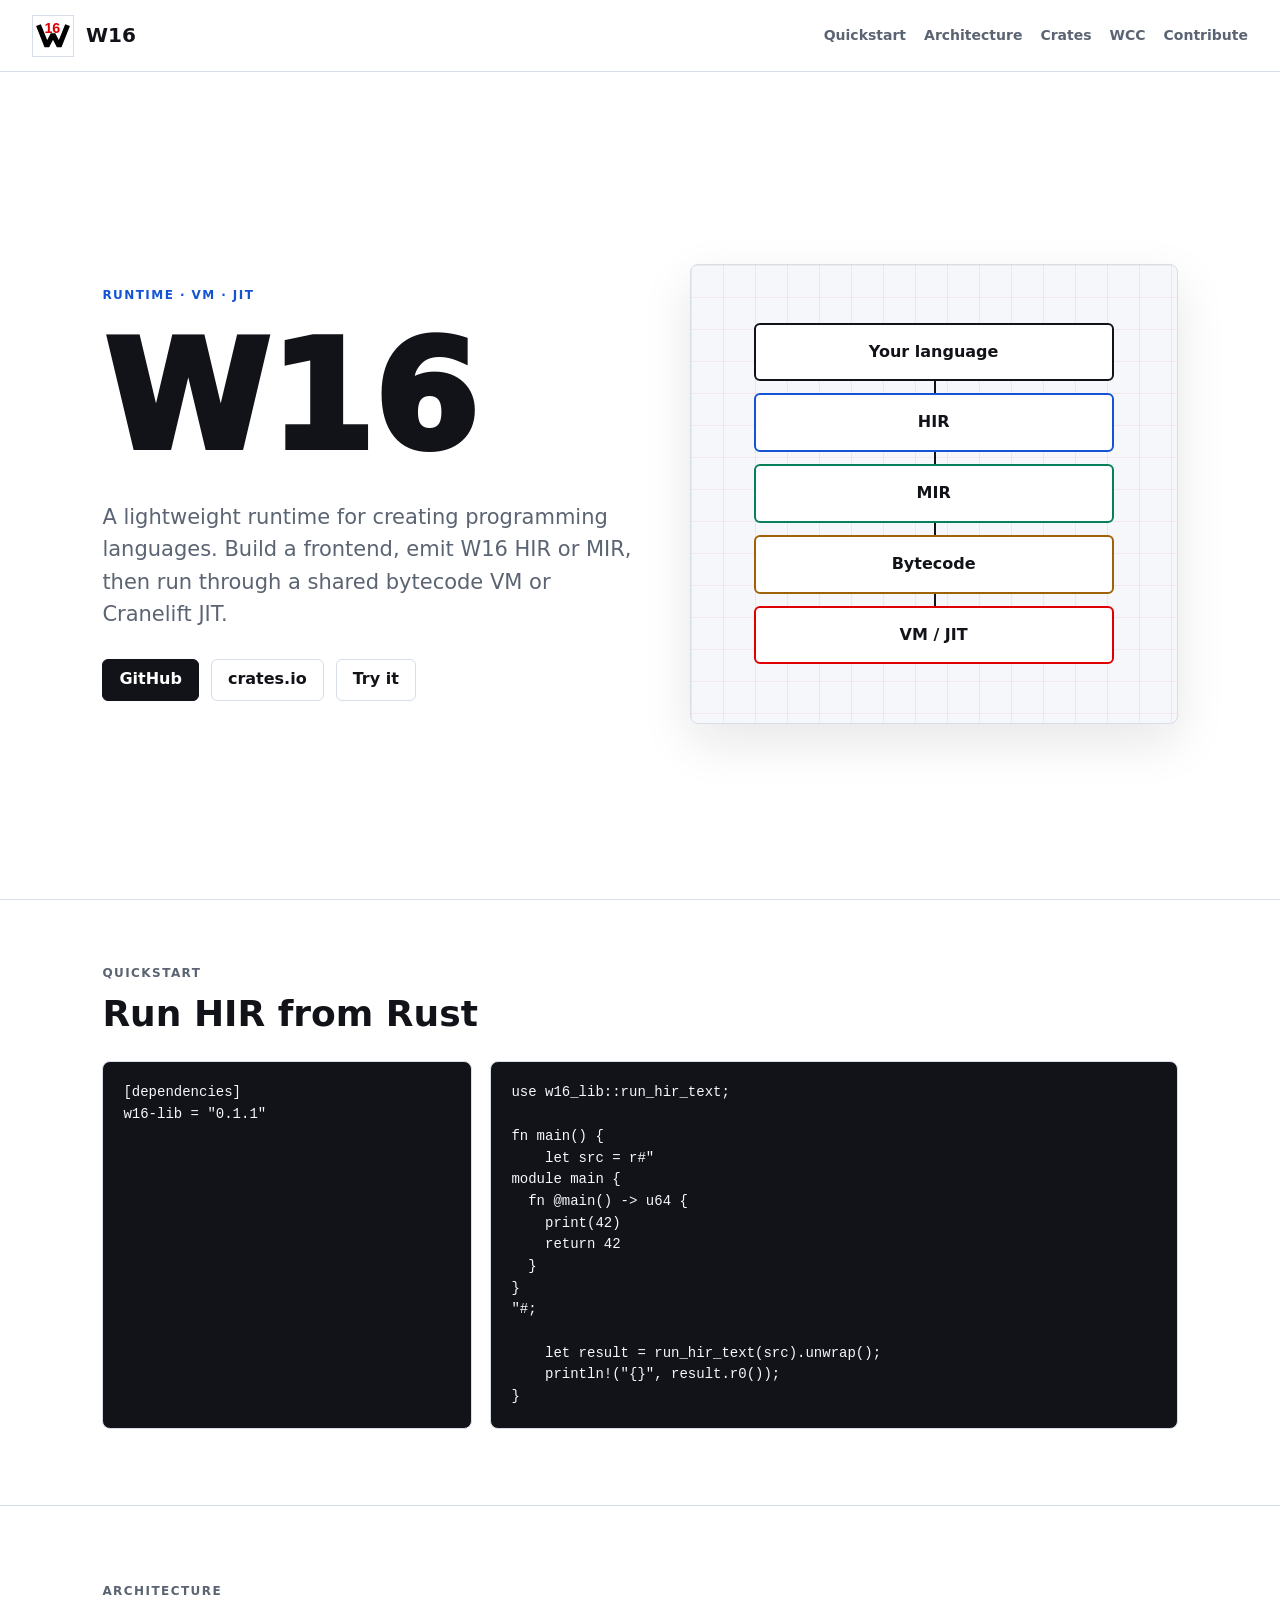
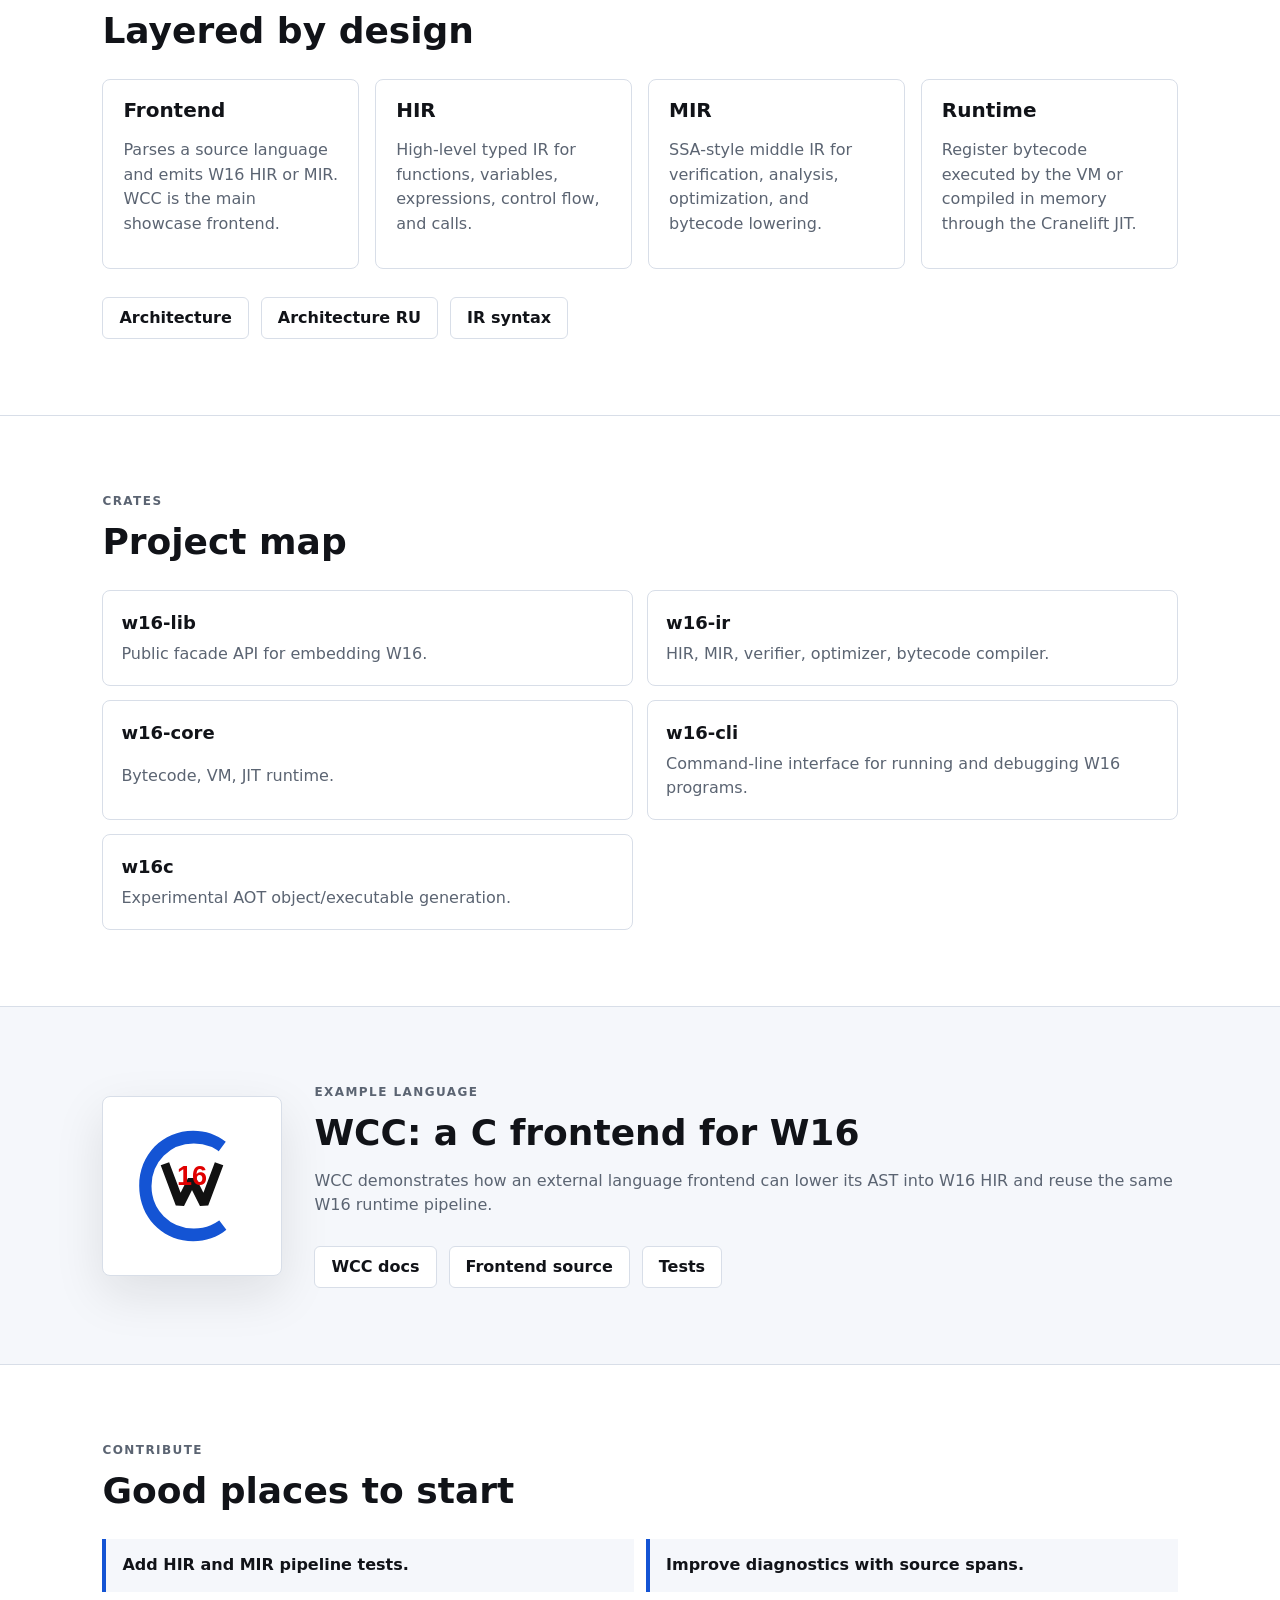
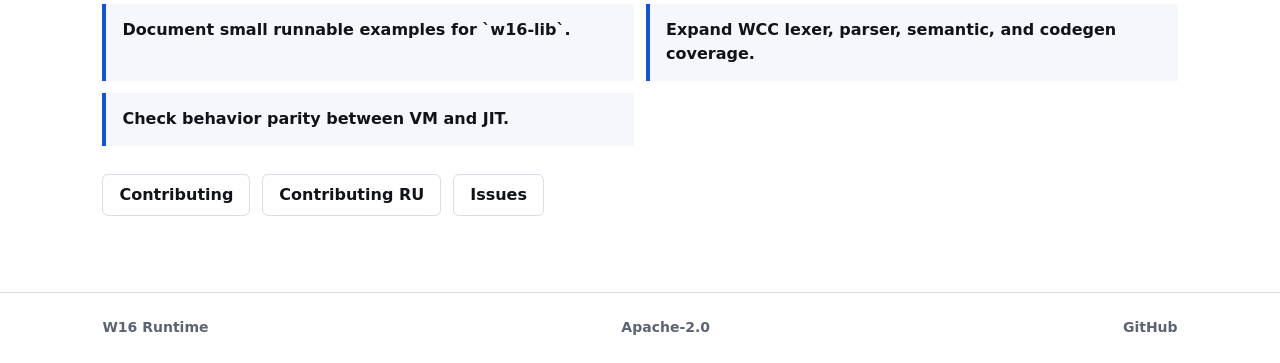
<file: web-docs/index.html>
<!doctype html>
<html lang="en">
<head>
  <meta charset="utf-8">
  <meta name="viewport" content="width=device-width, initial-scale=1">
  <meta name="description" content="W16 is a lightweight runtime and IR pipeline for building programming languages.">
  <title>W16 Runtime</title>
  <link rel="stylesheet" href="style.css">
</head>
<body>
  <header class="site-header">
    <a class="brand" href="#top" aria-label="W16 home">
      <span class="brand-mark" aria-hidden="true">
        <svg viewBox="0 0 100 100" role="img">
          <rect width="100" height="100" fill="white"/>
          <path d="M10 25 L32 80 L50 45 L68 80 L90 25" fill="none" stroke="black" stroke-width="15" stroke-linejoin="bevel" stroke-linecap="square"/>
          <text x="48" y="40" font-family="Arial, sans-serif" font-size="42" font-weight="900" fill="#e00000" text-anchor="middle">16</text>
        </svg>
      </span>
      <span>W16</span>
    </a>

    <nav class="nav" aria-label="Primary navigation">
      <a href="#quickstart">Quickstart</a>
      <a href="#architecture">Architecture</a>
      <a href="#crates">Crates</a>
      <a href="#wcc">WCC</a>
      <a href="#contribute">Contribute</a>
    </nav>
  </header>

  <main id="top">
    <section class="hero">
      <div class="hero-copy">
        <p class="eyebrow">Runtime &middot; VM &middot; JIT</p>
        <h1>W16</h1>
        <p class="lead">
          A lightweight runtime for creating programming languages. Build a frontend,
          emit W16 HIR or MIR, then run through a shared bytecode VM or Cranelift JIT.
        </p>
        <div class="actions">
          <a class="button primary" href="https://github.com/dev-er1/w16-project">GitHub</a>
          <a class="button" href="https://crates.io/crates/w16-lib">crates.io</a>
          <a class="button" href="#quickstart">Try it</a>
        </div>
      </div>

      <div class="hero-panel" aria-label="W16 compilation pipeline">
        <div class="pipeline">
          <span>Your language</span>
          <span>HIR</span>
          <span>MIR</span>
          <span>Bytecode</span>
          <span>VM / JIT</span>
        </div>
      </div>
    </section>

    <section class="section compact" id="quickstart">
      <div class="section-heading">
        <p class="eyebrow">Quickstart</p>
        <h2>Run HIR from Rust</h2>
      </div>
      <div class="code-grid">
        <pre><code>[dependencies]
w16-lib = "0.1.1"</code></pre>
        <pre><code>use w16_lib::run_hir_text;

fn main() {
    let src = r#"
module main {
  fn @main() -> u64 {
    print(42)
    return 42
  }
}
"#;

    let result = run_hir_text(src).unwrap();
    println!("{}", result.r0());
}</code></pre>
      </div>
    </section>

    <section class="section" id="architecture">
      <div class="section-heading">
        <p class="eyebrow">Architecture</p>
        <h2>Layered by design</h2>
      </div>

      <div class="cards">
        <article class="card">
          <h3>Frontend</h3>
          <p>Parses a source language and emits W16 HIR or MIR. WCC is the main showcase frontend.</p>
        </article>
        <article class="card">
          <h3>HIR</h3>
          <p>High-level typed IR for functions, variables, expressions, control flow, and calls.</p>
        </article>
        <article class="card">
          <h3>MIR</h3>
          <p>SSA-style middle IR for verification, analysis, optimization, and bytecode lowering.</p>
        </article>
        <article class="card">
          <h3>Runtime</h3>
          <p>Register bytecode executed by the VM or compiled in memory through the Cranelift JIT.</p>
        </article>
      </div>

      <div class="doc-links">
        <a href="https://github.com/dev-er1/w16-project/blob/main/ARCHITECTURE.md">Architecture</a>
        <a href="https://github.com/dev-er1/w16-project/blob/main/ARCHITECTURE_RU.md">Architecture RU</a>
        <a href="https://github.com/dev-er1/w16-project/blob/main/w16-ir/docs/IR_SYNTAX.md">IR syntax</a>
      </div>
    </section>

    <section class="section" id="crates">
      <div class="section-heading">
        <p class="eyebrow">Crates</p>
        <h2>Project map</h2>
      </div>

      <div class="crate-list">
        <a class="crate" href="https://crates.io/crates/w16-lib">
          <strong>w16-lib</strong>
          <span>Public facade API for embedding W16.</span>
        </a>
        <a class="crate" href="https://crates.io/crates/w16-ir">
          <strong>w16-ir</strong>
          <span>HIR, MIR, verifier, optimizer, bytecode compiler.</span>
        </a>
        <a class="crate" href="https://crates.io/crates/w16-core">
          <strong>w16-core</strong>
          <span>Bytecode, VM, JIT runtime.</span>
        </a>
        <a class="crate" href="https://github.com/dev-er1/w16-project/blob/main/w16-cli/W16-CLI.md">
          <strong>w16-cli</strong>
          <span>Command-line interface for running and debugging W16 programs.</span>
        </a>
        <a class="crate" href="https://github.com/dev-er1/w16-project/blob/main/w16c/README.md">
          <strong>w16c</strong>
          <span>Experimental AOT object/executable generation.</span>
        </a>
      </div>
    </section>

    <section class="section wcc-band" id="wcc">
      <div class="wcc-logo" aria-hidden="true">
        <svg viewBox="0 0 100 100">
          <rect width="100" height="100" fill="#ffffff"/>
          <path d="M72.5 20.5 C66.5 15.8 59.1 13.2 50.8 13.2 C30.4 13.2 14.8 29.1 14.8 50 C14.8 70.9 30.4 86.8 50.8 86.8 C59.2 86.8 66.8 84.1 72.9 79.1 L64.8 68.5 C61.0 71.4 56.4 72.9 51.2 72.9 C38.4 72.9 28.8 63.2 28.8 50 C28.8 36.8 38.4 27.1 51.2 27.1 C56.3 27.1 60.8 28.6 64.5 31.3 Z" fill="#1454d4"/>
          <path d="M69.1 32.4 C64.3 27.7 58.3 25.2 51.2 25.2 C37.2 25.2 26.5 36.0 26.5 50 C26.5 64.0 37.2 74.8 51.2 74.8 C58.4 74.8 64.6 72.1 69.4 67.2" fill="none" stroke="#ffffff" stroke-width="7" stroke-linecap="round"/>
          <path d="M33 38 L42 62 L50 46 L58 62 L67 38" fill="none" stroke="#111111" stroke-width="6" stroke-linejoin="bevel" stroke-linecap="square"/>
          <text x="50" y="49" font-family="Arial, sans-serif" font-size="18" font-weight="900" fill="#e00000" text-anchor="middle">16</text>
        </svg>
      </div>
      <div>
        <p class="eyebrow">Example language</p>
        <h2>WCC: a C frontend for W16</h2>
        <p>
          WCC demonstrates how an external language frontend can lower its AST into W16 HIR
          and reuse the same W16 runtime pipeline.
        </p>
        <div class="doc-links left">
          <a href="https://github.com/dev-er1/w16-project/blob/main/w16-langs/w16-cc/W16-CC.md">WCC docs</a>
          <a href="https://github.com/dev-er1/w16-project/tree/main/w16-langs/w16-cc/src/frontend">Frontend source</a>
          <a href="https://github.com/dev-er1/w16-project/tree/main/w16-langs/w16-cc/tests">Tests</a>
        </div>
      </div>
    </section>

    <section class="section" id="contribute">
      <div class="section-heading">
        <p class="eyebrow">Contribute</p>
        <h2>Good places to start</h2>
      </div>

      <ul class="task-list">
        <li>Add HIR and MIR pipeline tests.</li>
        <li>Improve diagnostics with source spans.</li>
        <li>Document small runnable examples for `w16-lib`.</li>
        <li>Expand WCC lexer, parser, semantic, and codegen coverage.</li>
        <li>Check behavior parity between VM and JIT.</li>
      </ul>

      <div class="doc-links">
        <a href="https://github.com/dev-er1/w16-project/blob/main/CONTRIBUTING.md">Contributing</a>
        <a href="https://github.com/dev-er1/w16-project/blob/main/CONTRIBUTING_RU.md">Contributing RU</a>
        <a href="https://github.com/dev-er1/w16-project/issues">Issues</a>
      </div>
    </section>
  </main>

  <footer class="footer">
    <span>W16 Runtime</span>
    <span>Apache-2.0</span>
    <a href="https://github.com/dev-er1/w16-project">GitHub</a>
  </footer>
</body>
</html>
</file>
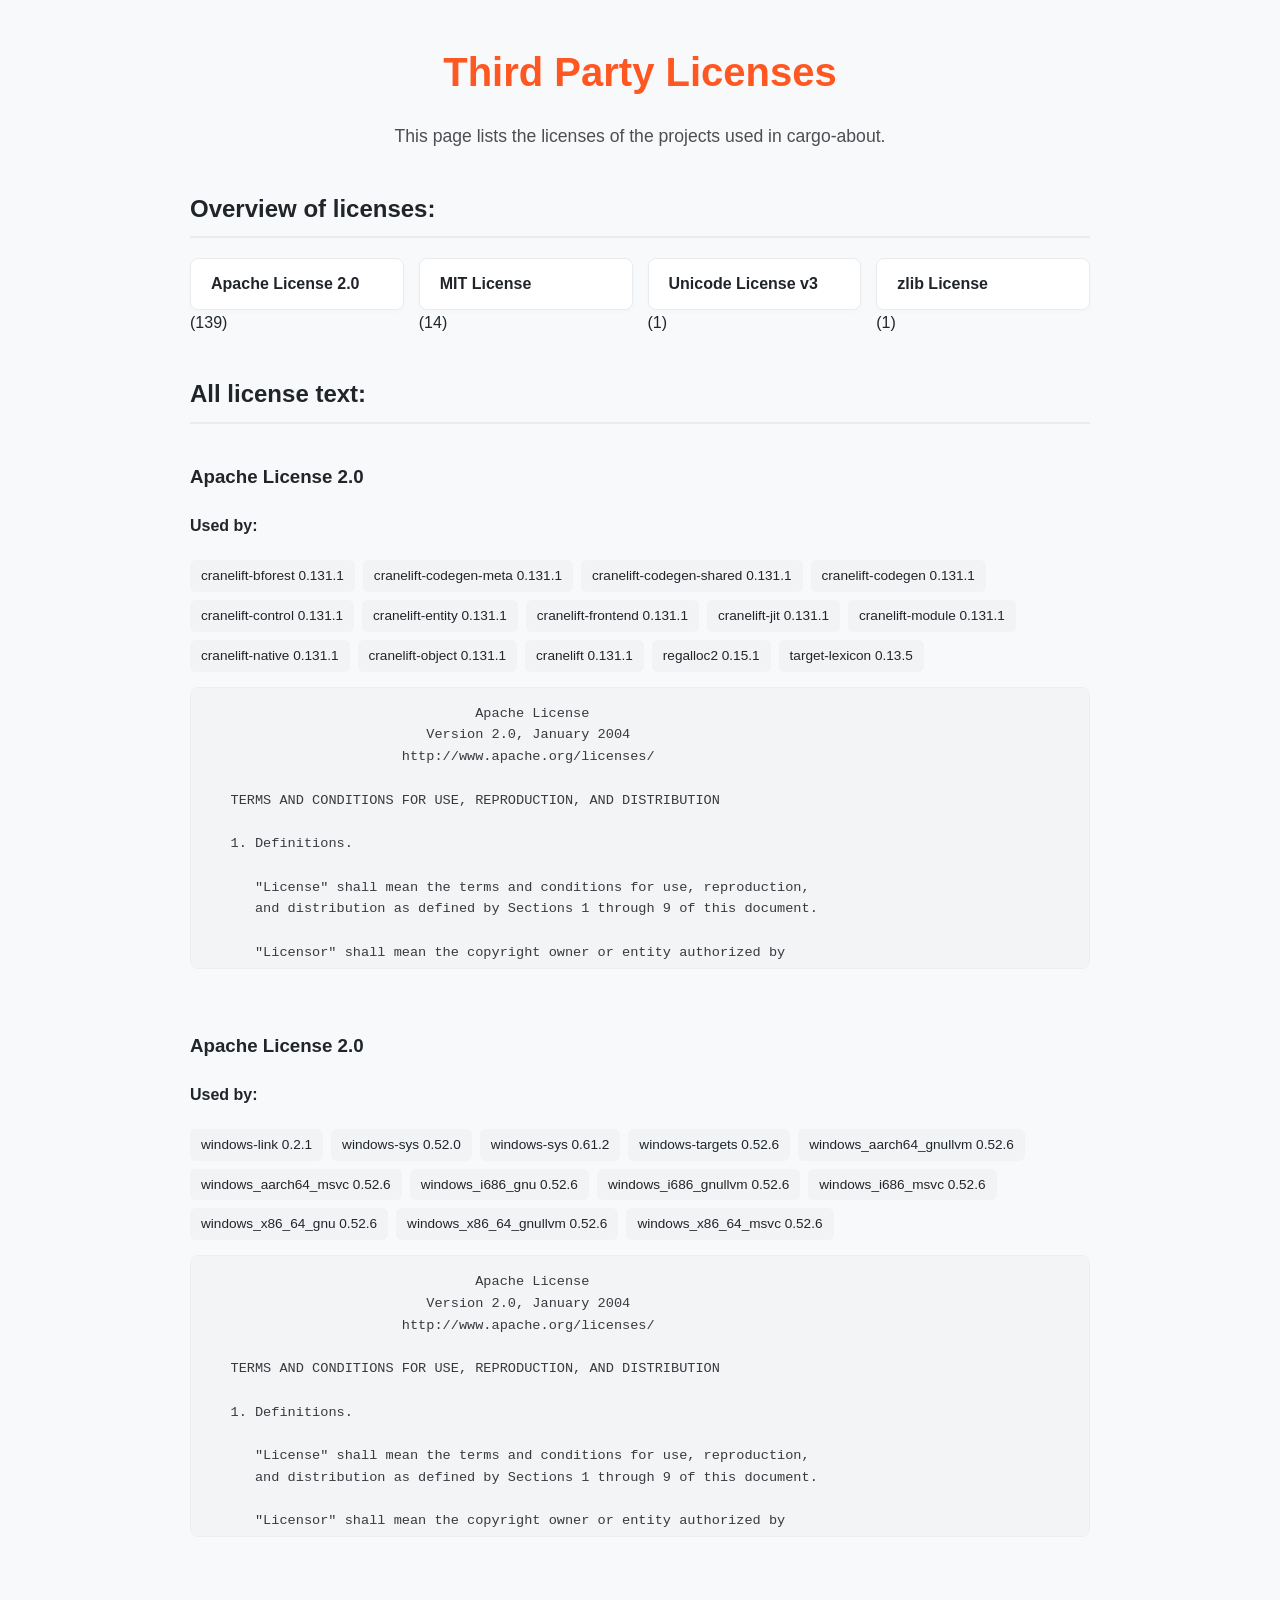
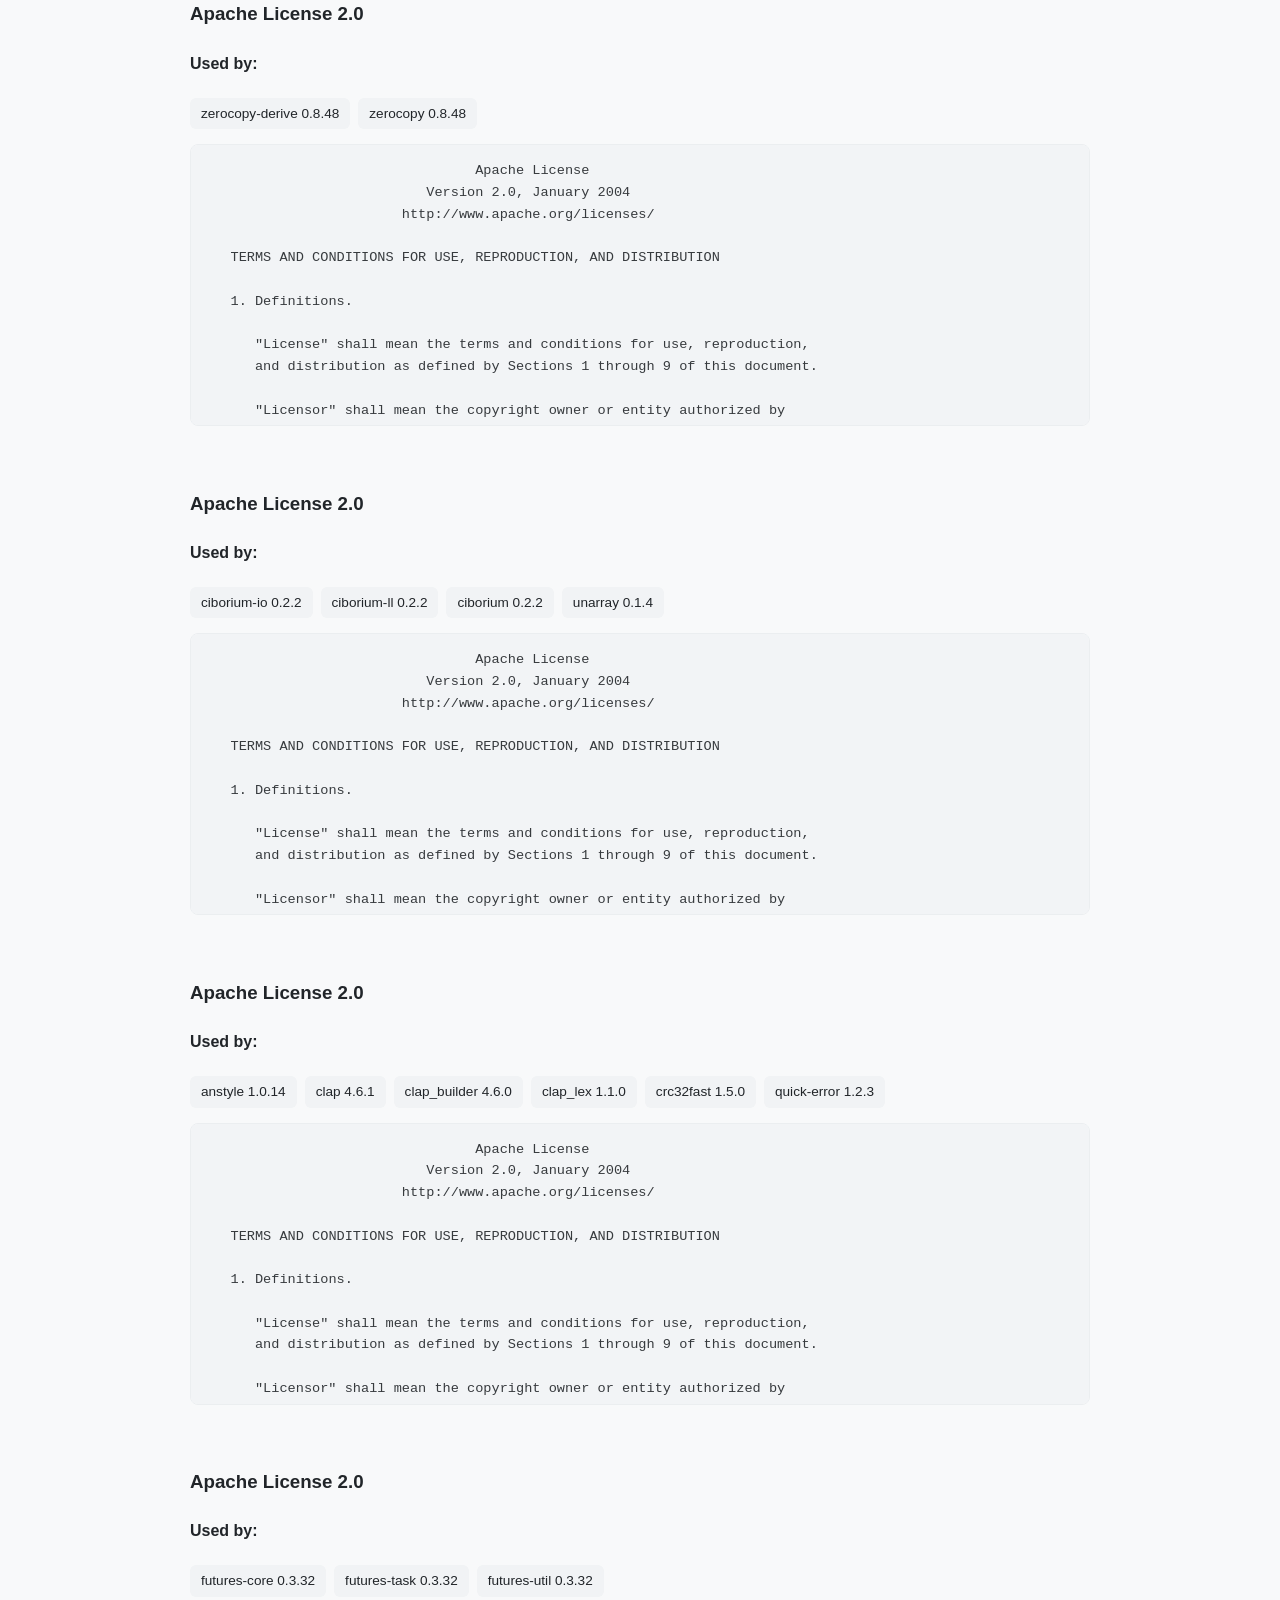
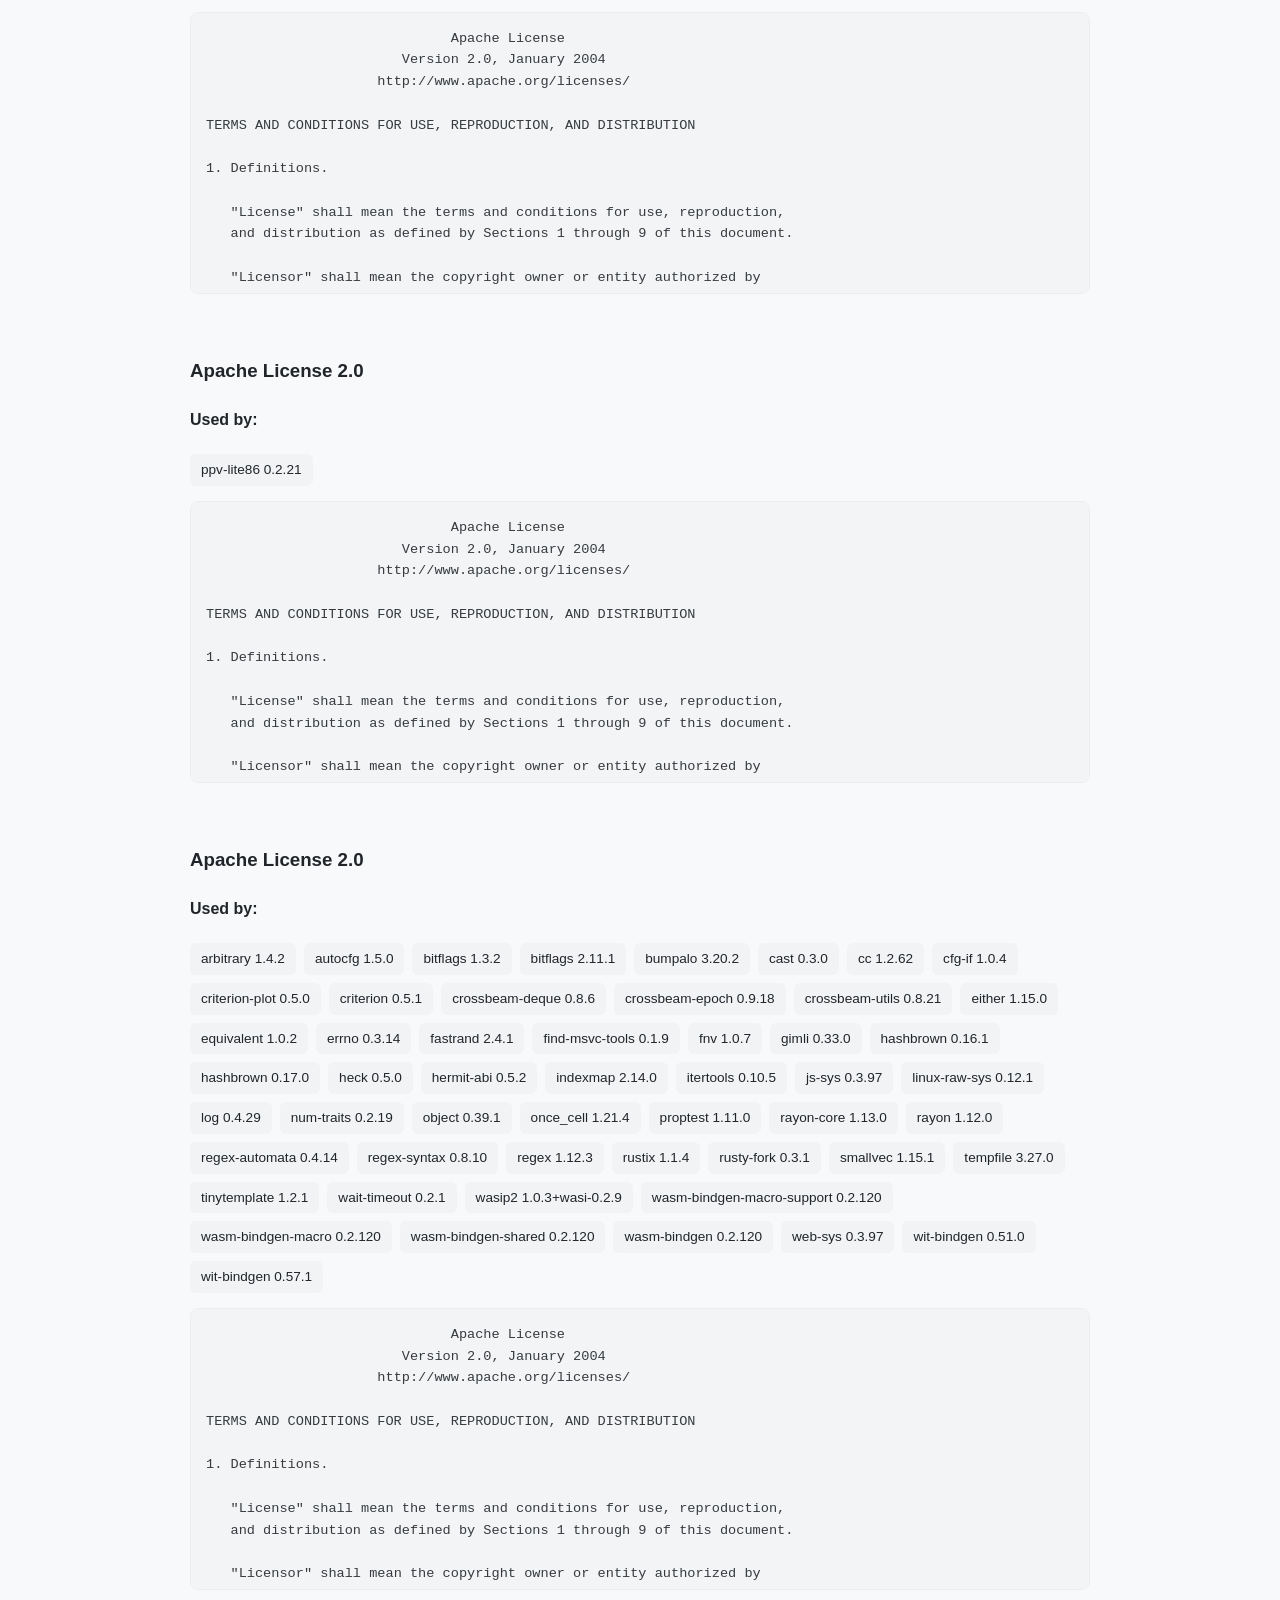
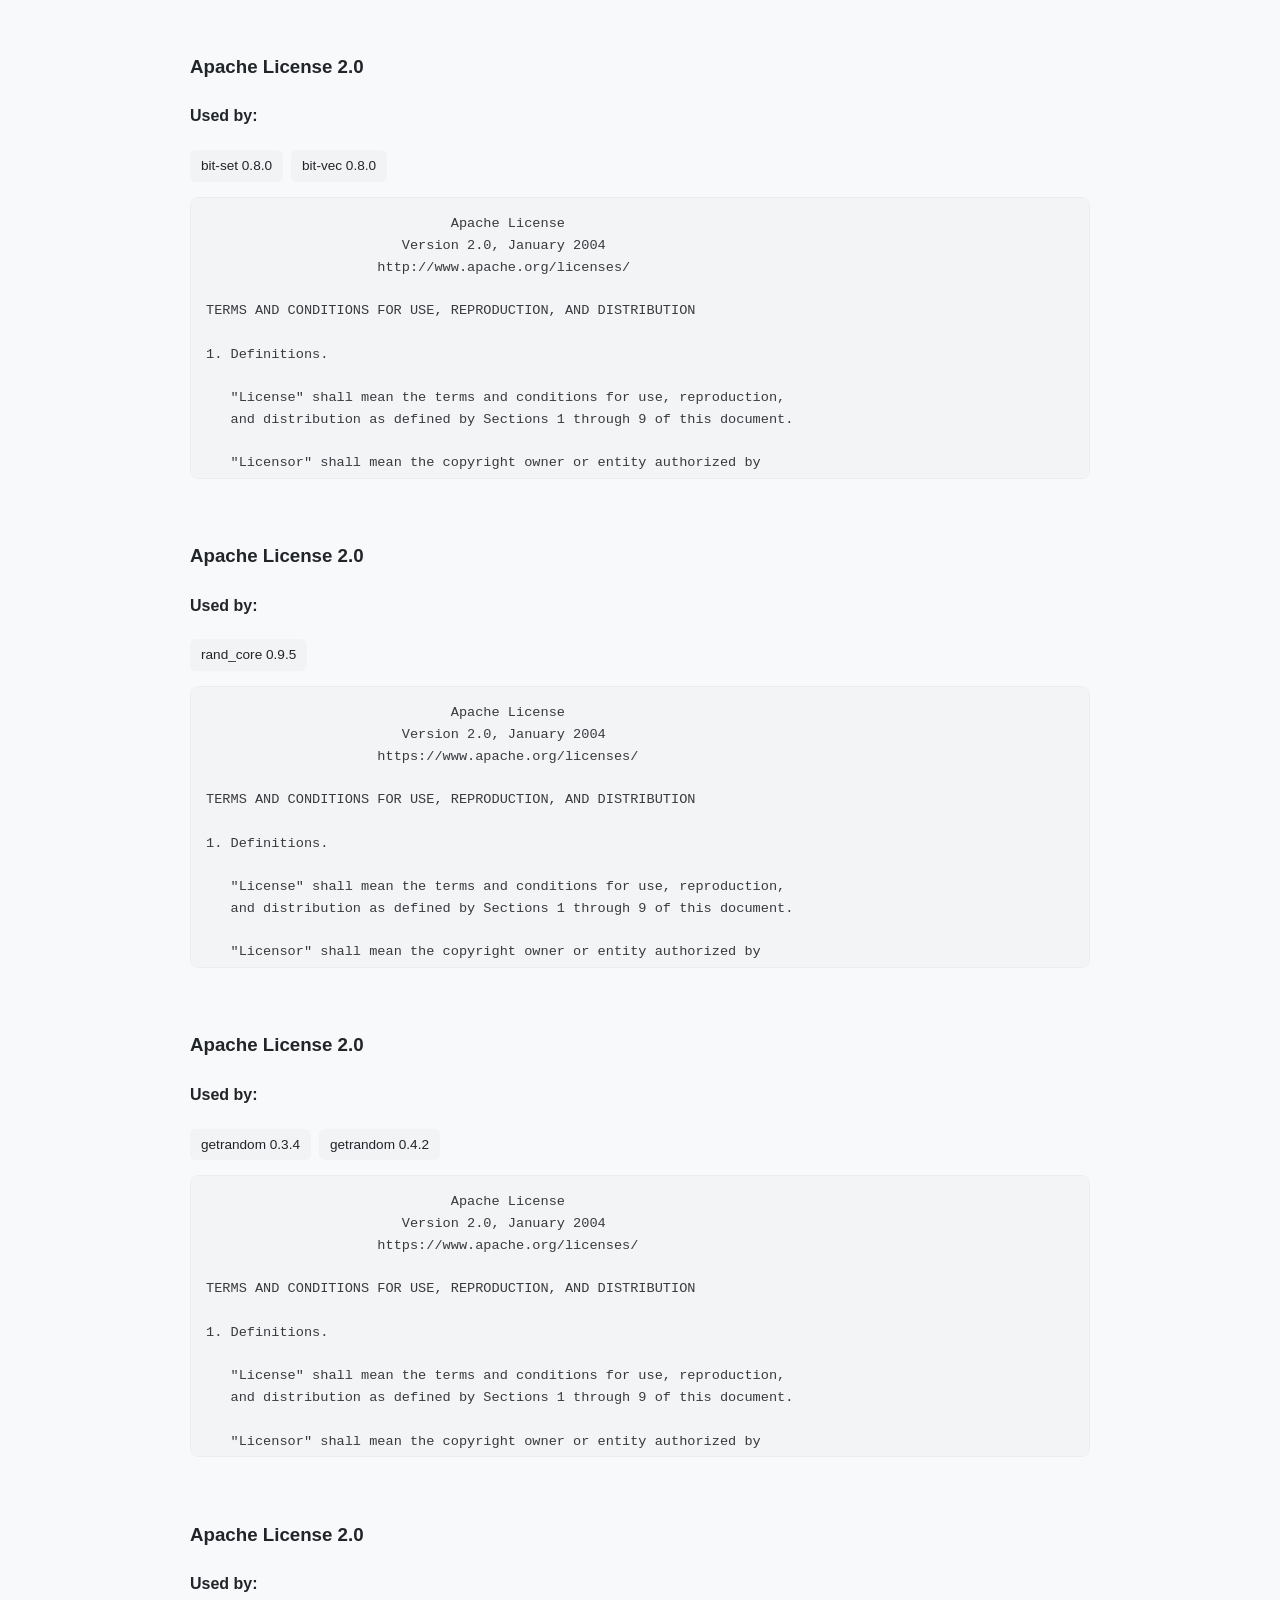
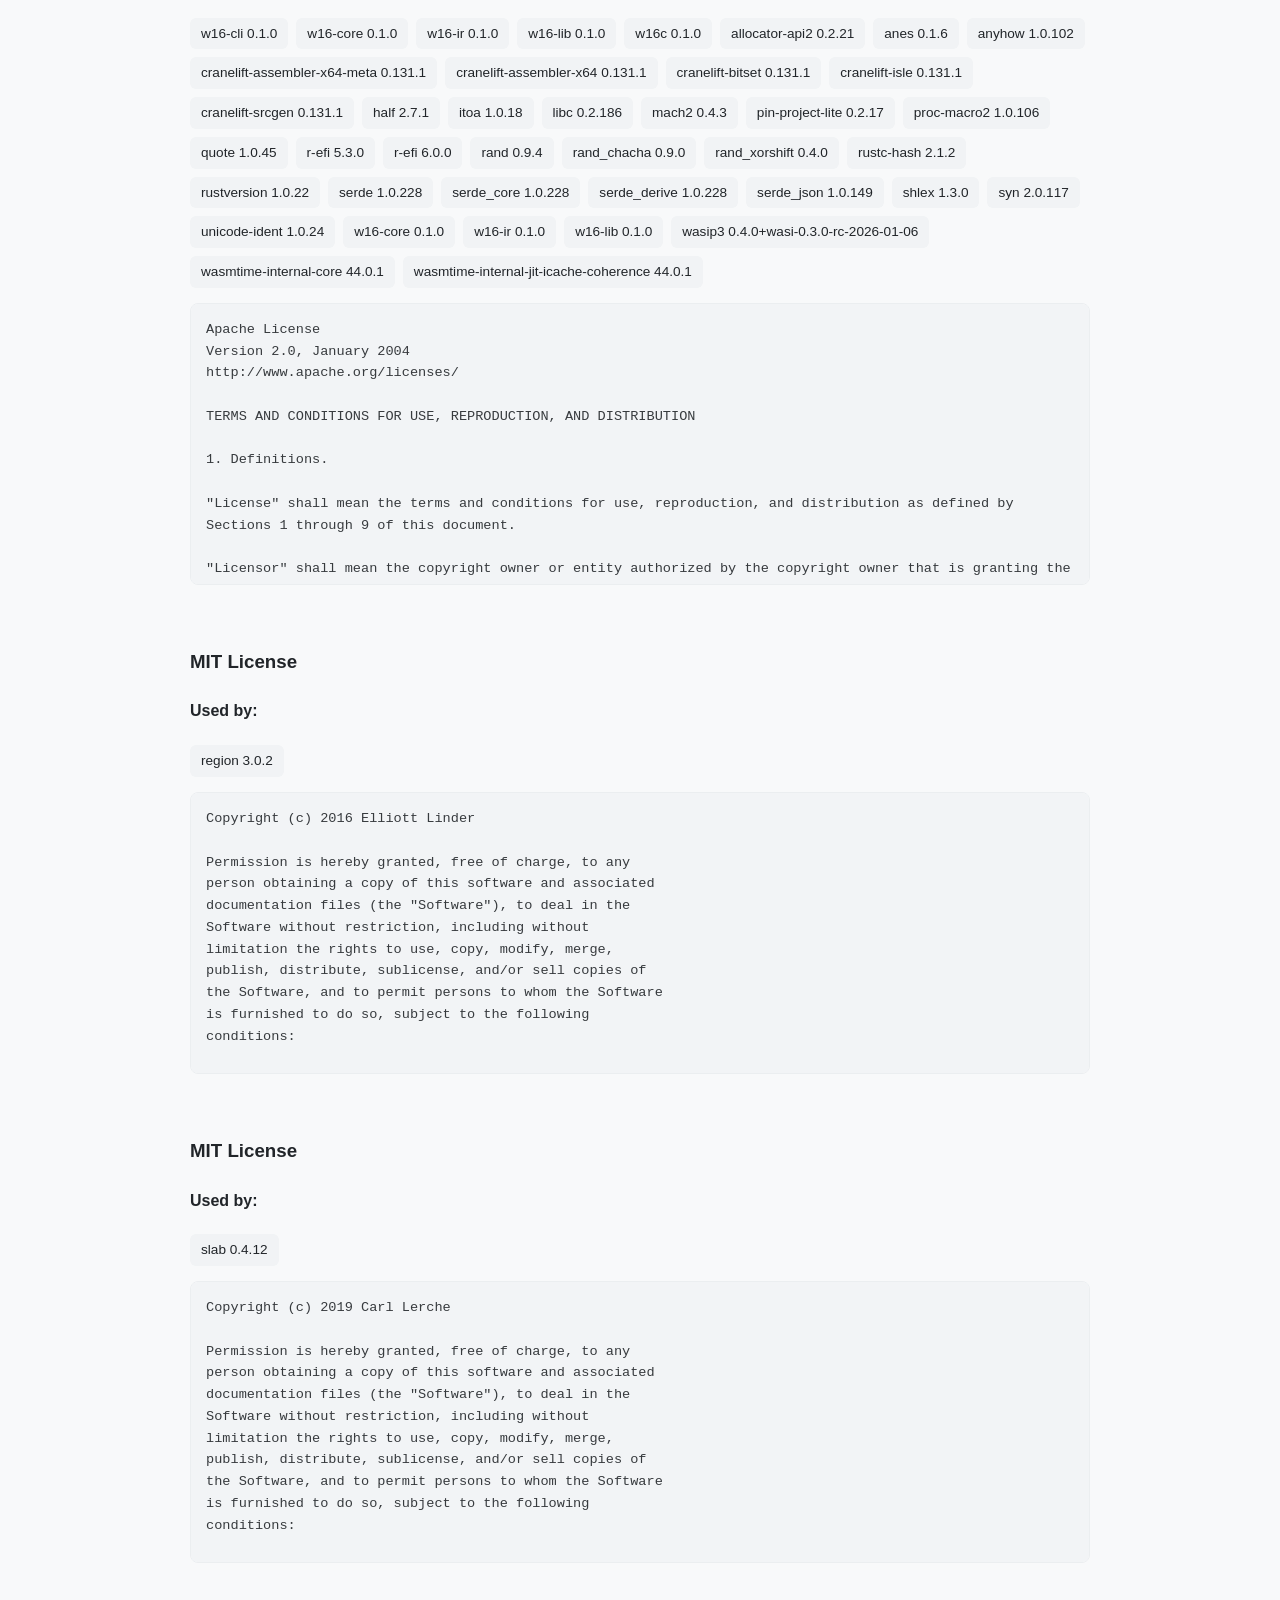
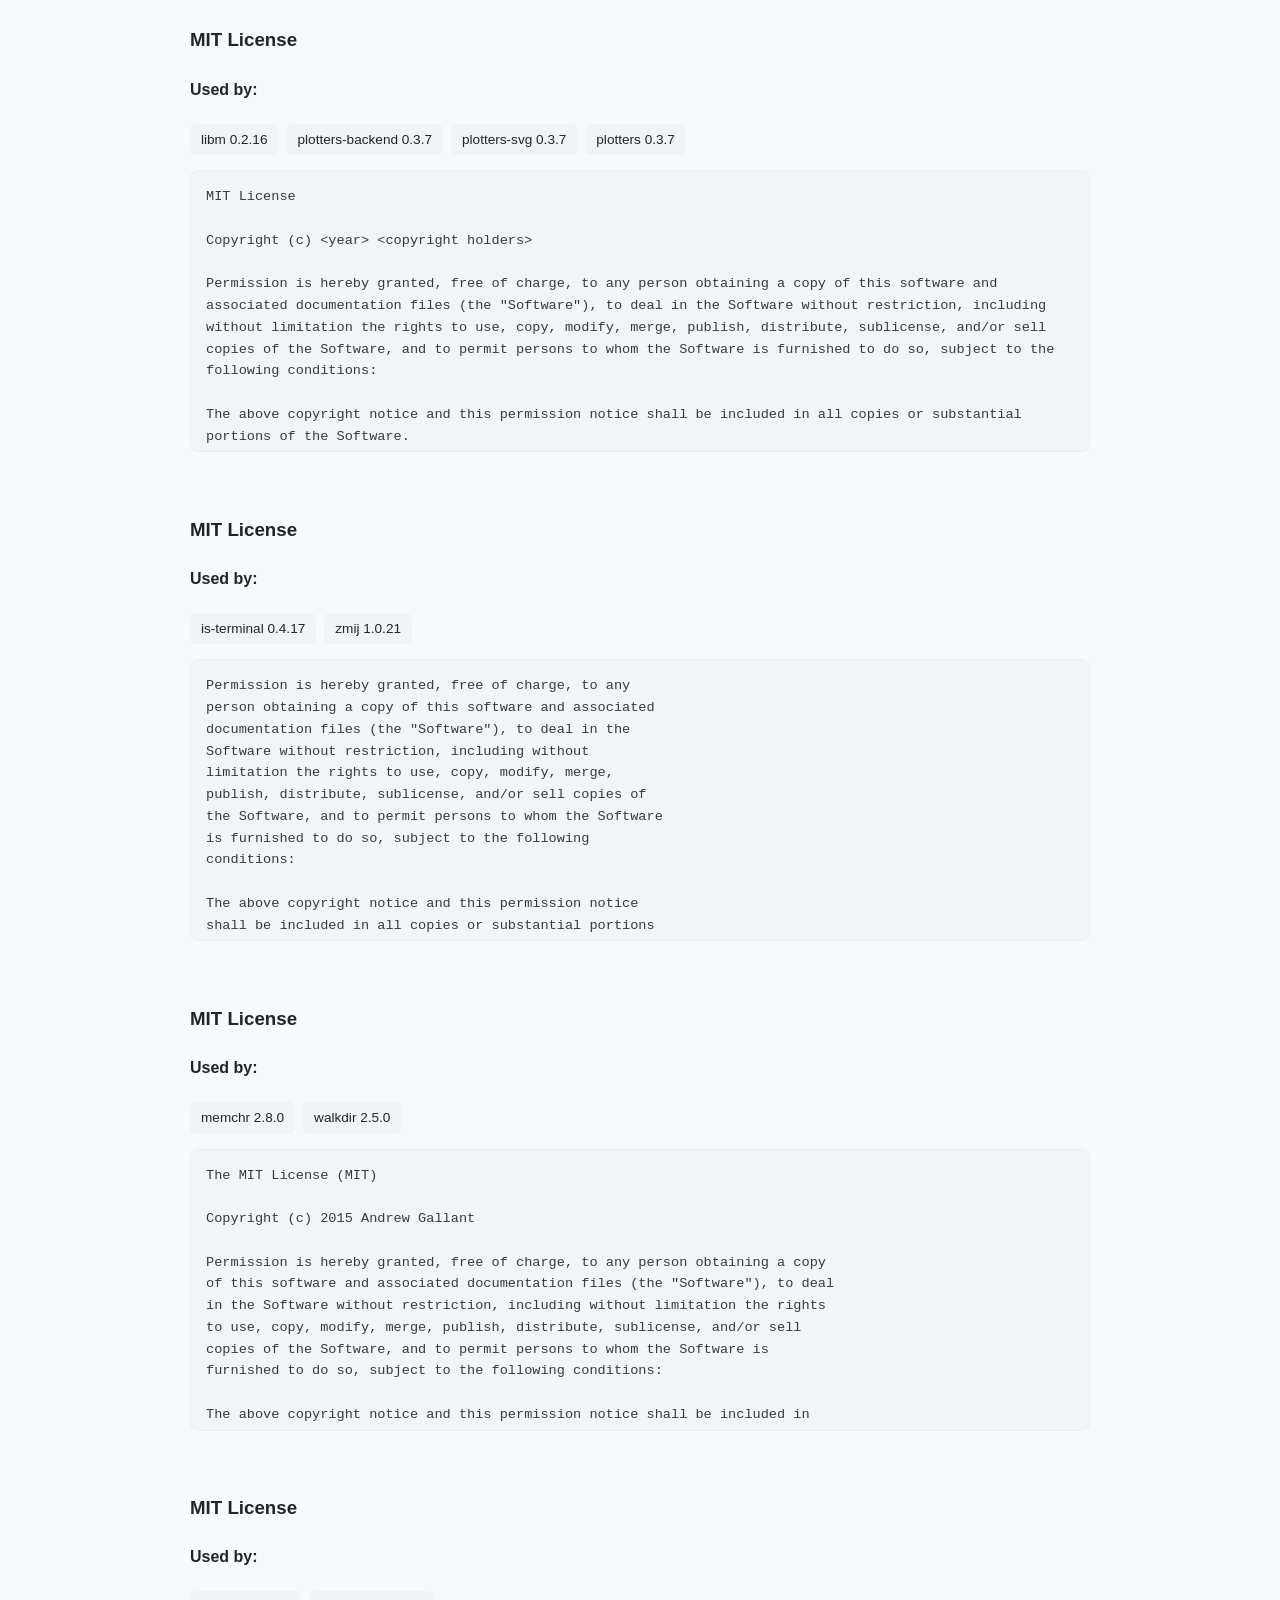
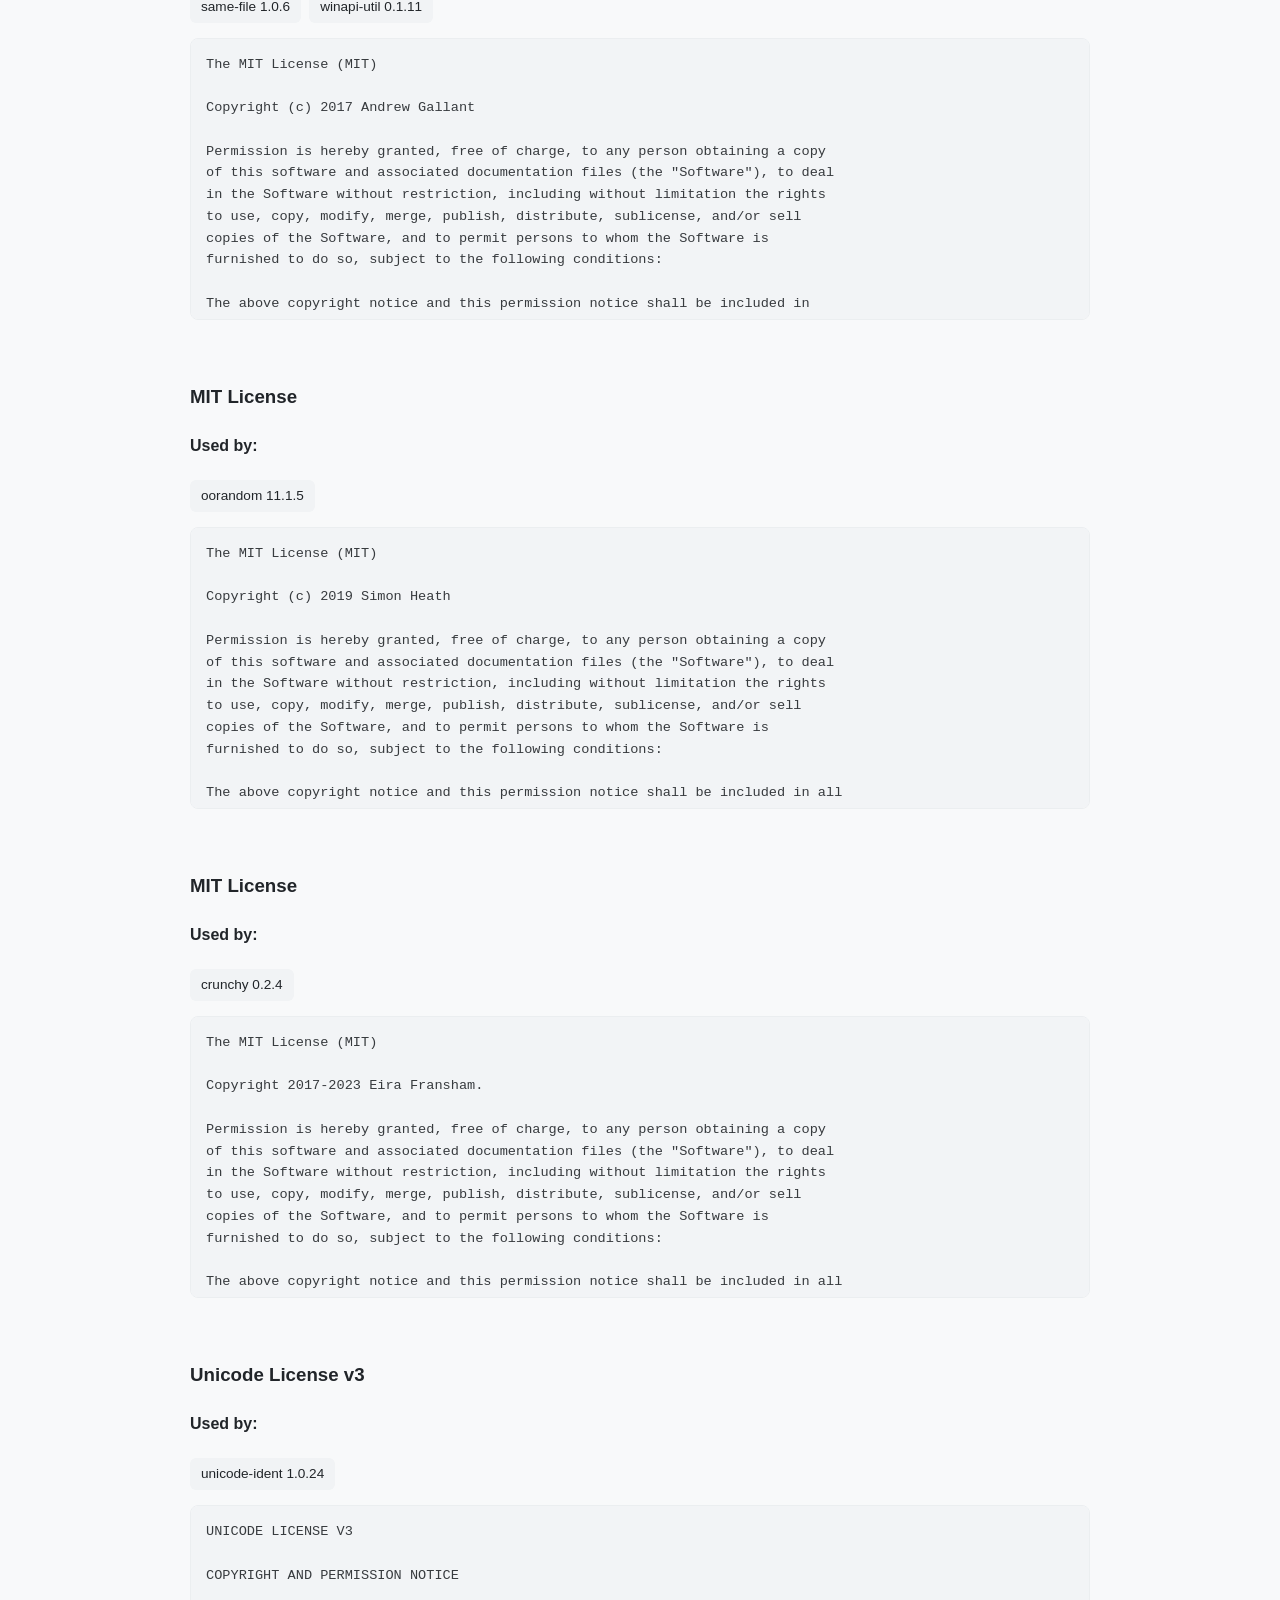
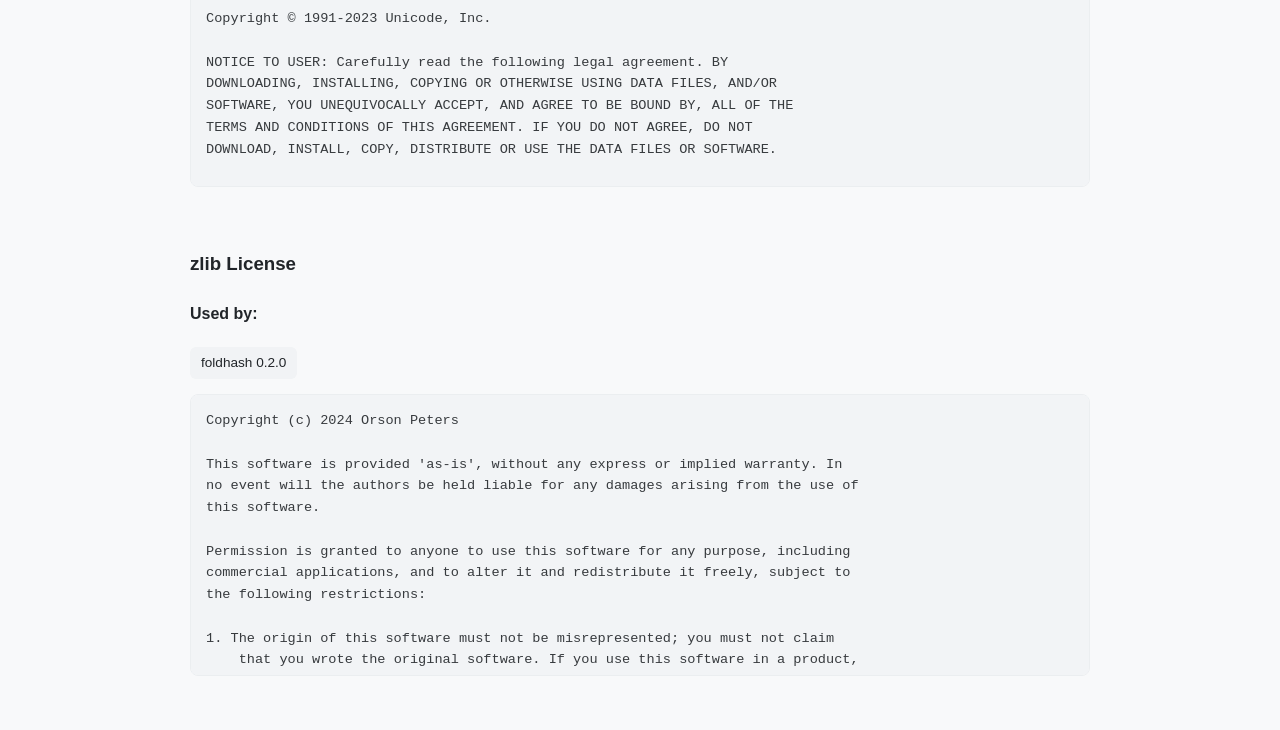
<file: NOTICE.html>
<html>
<!-- Please, read this file in web browser -->
<head>
    <style>
        :root {
            --bg-color: #f8f9fa;
            --text-color: #212529;
            --card-bg: #ffffff;
            --border-color: #e9ecef;
            --primary-color: #ff5722;
            --accent-bg: #fff3cd;
            --accent-text: #664d03;
            --pre-bg: #f1f3f5;
        }

        @media (prefers-color-scheme: dark) {
            :root {
                --bg-color: #1e1e1e;
                --text-color: #f8f9fa;
                --card-bg: #2d2d2d;
                --border-color: #3d3d3d;
                --pre-bg: #111111;
                --accent-bg: #2c2513;
                --accent-text: #ffecb5;
            }
        }

        body {
            background-color: var(--bg-color);
            color: var(--text-color);
            font-family: -apple-system, BlinkMacSystemFont, "Segoe UI", Roboto, Helvetica, Arial, sans-serif;
            line-height: 1.6;
            margin: 0;
            padding: 40px 20px;
            transition: background-color 0.3s, color 0.3s;
        }

        .container {
            max-width: 900px;
            margin: 0 auto;
        }

        .intro {
            text-align: center;
            margin-bottom: 40px;
        }

        .intro h1 {
            font-size: 2.5rem;
            margin-bottom: 10px;
            color: var(--primary-color);
        }

        .intro p {
            font-size: 1.1rem;
            opacity: 0.8;
        }

        h2 {
            font-size: 1.5rem;
            border-bottom: 2px solid var(--border-color);
            padding-bottom: 8px;
            margin-top: 40px;
        }

        .licenses-overview {
            display: grid;
            grid-template-columns: repeat(auto-fill, minmax(200px, 1fr));
            gap: 15px;
            list-style: none;
            padding: 0;
            margin-bottom: 40px;
        }

        .licenses-overview li a {
            display: flex;
            justify-content: space-between;
            align-items: center;
            padding: 12px 20px;
            background: var(--card-bg);
            border: 1px solid var(--border-color);
            border-radius: 8px;
            color: var(--text-color);
            text-decoration: none;
            font-weight: 600;
            transition: all 0.2s ease;
            box-shadow: 0 2px 4px rgba(0,0,0,0.02);
        }

        .licenses-overview li a:hover {
            border-color: var(--primary-color);
            transform: translateY(-2px);
            box-shadow: 0 4px 8px rgba(0,0,0,0.08);
        }

        .licenses-overview li .count {
            background: var(--pre-bg);
            padding: 2px 8px;
            border-radius: 12px;
            font-size: 0.85rem;
            font-weight: normal;
        }

        .licenses-list {
            list-style-type: none;
            margin: 0;
            padding: 0;
            display: flex;
            flex-direction: column;
            gap: 30px;
        }

        .license-card {
            background: var(--card-bg);
            border: 1px solid var(--border-color);
            border-radius: 12px;
            padding: 25px;
            box-shadow: 0 4px 6px rgba(0,0,0,0.02);
        }

        .license-header {
            display: flex;
            justify-content: space-between;
            align-items: center;
            flex-wrap: wrap;
            gap: 10px;
            margin-bottom: 15px;
        }

        .license-title {
            margin: 0;
            font-size: 1.4rem;
            color: var(--primary-color);
        }

        .used-by-title {
            margin: 15px 0 5px 0;
            font-size: 0.95rem;
            text-transform: uppercase;
            letter-spacing: 0.5px;
            opacity: 0.7;
        }

        .license-used-by {
            display: flex;
            flex-wrap: wrap;
            gap: 8px;
            padding: 0;
            list-style: none;
            margin-bottom: 15px;
        }

        .license-used-by li a {
            display: inline-block;
            background: var(--pre-bg);
            color: var(--text-color);
            padding: 4px 10px;
            border-radius: 6px;
            font-size: 0.85rem;
            text-decoration: none;
            border: 1px solid transparent;
            transition: all 0.2s;
        }

        .license-used-by li a:hover {
            border-color: var(--primary-color);
            background: var(--card-bg);
        }

        .license-text {
            background-color: var(--pre-bg);
            border: 1px solid var(--border-color);
            border-radius: 8px;
            padding: 15px;
            max-height: 250px;
            overflow-y: auto;
            white-space: pre-wrap;
            font-family: "SFMono-Regular", Consolas, "Liberation Mono", Menlo, Courier, monospace;
            font-size: 0.85rem;
            opacity: 0.9;
        }

        .license-text::-webkit-scrollbar {
            width: 8px;
        }
        .license-text::-webkit-scrollbar-track {
            background: transparent;
        }
        .license-text::-webkit-scrollbar-thumb {
            background: var(--border-color);
            border-radius: 4px;
        }
    </style>
</head>

<body>
    <main class="container">
        <div class="intro">
            <h1>Third Party Licenses</h1>
            <p>This page lists the licenses of the projects used in cargo-about.</p>
        </div>
    
        <h2>Overview of licenses:</h2>
        <ul class="licenses-overview">
            <li><a href="#Apache-2.0">Apache License 2.0</a> (139)</li>
            <li><a href="#MIT">MIT License</a> (14)</li>
            <li><a href="#Unicode-3.0">Unicode License v3</a> (1)</li>
            <li><a href="#Zlib">zlib License</a> (1)</li>
        </ul>

        <h2>All license text:</h2>
        <ul class="licenses-list">
            <li class="license">
                <h3 id="Apache-2.0">Apache License 2.0</h3>
                <h4>Used by:</h4>
                <ul class="license-used-by">
                    <li><a href=" https://github.com/bytecodealliance/wasmtime ">cranelift-bforest 0.131.1</a></li>
                    <li><a href=" https://github.com/bytecodealliance/wasmtime ">cranelift-codegen-meta 0.131.1</a></li>
                    <li><a href=" https://github.com/bytecodealliance/wasmtime ">cranelift-codegen-shared 0.131.1</a></li>
                    <li><a href=" https://github.com/bytecodealliance/wasmtime ">cranelift-codegen 0.131.1</a></li>
                    <li><a href=" https://github.com/bytecodealliance/wasmtime ">cranelift-control 0.131.1</a></li>
                    <li><a href=" https://github.com/bytecodealliance/wasmtime ">cranelift-entity 0.131.1</a></li>
                    <li><a href=" https://github.com/bytecodealliance/wasmtime ">cranelift-frontend 0.131.1</a></li>
                    <li><a href=" https://github.com/bytecodealliance/wasmtime ">cranelift-jit 0.131.1</a></li>
                    <li><a href=" https://github.com/bytecodealliance/wasmtime ">cranelift-module 0.131.1</a></li>
                    <li><a href=" https://github.com/bytecodealliance/wasmtime ">cranelift-native 0.131.1</a></li>
                    <li><a href=" https://github.com/bytecodealliance/wasmtime ">cranelift-object 0.131.1</a></li>
                    <li><a href=" https://github.com/bytecodealliance/wasmtime ">cranelift 0.131.1</a></li>
                    <li><a href=" https://github.com/bytecodealliance/regalloc2 ">regalloc2 0.15.1</a></li>
                    <li><a href=" https://github.com/bytecodealliance/target-lexicon ">target-lexicon 0.13.5</a></li>
                </ul>
                <pre class="license-text">
                                 Apache License
                           Version 2.0, January 2004
                        http://www.apache.org/licenses/

   TERMS AND CONDITIONS FOR USE, REPRODUCTION, AND DISTRIBUTION

   1. Definitions.

      &quot;License&quot; shall mean the terms and conditions for use, reproduction,
      and distribution as defined by Sections 1 through 9 of this document.

      &quot;Licensor&quot; shall mean the copyright owner or entity authorized by
      the copyright owner that is granting the License.

      &quot;Legal Entity&quot; shall mean the union of the acting entity and all
      other entities that control, are controlled by, or are under common
      control with that entity. For the purposes of this definition,
      &quot;control&quot; means (i) the power, direct or indirect, to cause the
      direction or management of such entity, whether by contract or
      otherwise, or (ii) ownership of fifty percent (50%) or more of the
      outstanding shares, or (iii) beneficial ownership of such entity.

      &quot;You&quot; (or &quot;Your&quot;) shall mean an individual or Legal Entity
      exercising permissions granted by this License.

      &quot;Source&quot; form shall mean the preferred form for making modifications,
      including but not limited to software source code, documentation
      source, and configuration files.

      &quot;Object&quot; form shall mean any form resulting from mechanical
      transformation or translation of a Source form, including but
      not limited to compiled object code, generated documentation,
      and conversions to other media types.

      &quot;Work&quot; shall mean the work of authorship, whether in Source or
      Object form, made available under the License, as indicated by a
      copyright notice that is included in or attached to the work
      (an example is provided in the Appendix below).

      &quot;Derivative Works&quot; shall mean any work, whether in Source or Object
      form, that is based on (or derived from) the Work and for which the
      editorial revisions, annotations, elaborations, or other modifications
      represent, as a whole, an original work of authorship. For the purposes
      of this License, Derivative Works shall not include works that remain
      separable from, or merely link (or bind by name) to the interfaces of,
      the Work and Derivative Works thereof.

      &quot;Contribution&quot; shall mean any work of authorship, including
      the original version of the Work and any modifications or additions
      to that Work or Derivative Works thereof, that is intentionally
      submitted to Licensor for inclusion in the Work by the copyright owner
      or by an individual or Legal Entity authorized to submit on behalf of
      the copyright owner. For the purposes of this definition, &quot;submitted&quot;
      means any form of electronic, verbal, or written communication sent
      to the Licensor or its representatives, including but not limited to
      communication on electronic mailing lists, source code control systems,
      and issue tracking systems that are managed by, or on behalf of, the
      Licensor for the purpose of discussing and improving the Work, but
      excluding communication that is conspicuously marked or otherwise
      designated in writing by the copyright owner as &quot;Not a Contribution.&quot;

      &quot;Contributor&quot; shall mean Licensor and any individual or Legal Entity
      on behalf of whom a Contribution has been received by Licensor and
      subsequently incorporated within the Work.

   2. Grant of Copyright License. Subject to the terms and conditions of
      this License, each Contributor hereby grants to You a perpetual,
      worldwide, non-exclusive, no-charge, royalty-free, irrevocable
      copyright license to reproduce, prepare Derivative Works of,
      publicly display, publicly perform, sublicense, and distribute the
      Work and such Derivative Works in Source or Object form.

   3. Grant of Patent License. Subject to the terms and conditions of
      this License, each Contributor hereby grants to You a perpetual,
      worldwide, non-exclusive, no-charge, royalty-free, irrevocable
      (except as stated in this section) patent license to make, have made,
      use, offer to sell, sell, import, and otherwise transfer the Work,
      where such license applies only to those patent claims licensable
      by such Contributor that are necessarily infringed by their
      Contribution(s) alone or by combination of their Contribution(s)
      with the Work to which such Contribution(s) was submitted. If You
      institute patent litigation against any entity (including a
      cross-claim or counterclaim in a lawsuit) alleging that the Work
      or a Contribution incorporated within the Work constitutes direct
      or contributory patent infringement, then any patent licenses
      granted to You under this License for that Work shall terminate
      as of the date such litigation is filed.

   4. Redistribution. You may reproduce and distribute copies of the
      Work or Derivative Works thereof in any medium, with or without
      modifications, and in Source or Object form, provided that You
      meet the following conditions:

      (a) You must give any other recipients of the Work or
          Derivative Works a copy of this License; and

      (b) You must cause any modified files to carry prominent notices
          stating that You changed the files; and

      (c) You must retain, in the Source form of any Derivative Works
          that You distribute, all copyright, patent, trademark, and
          attribution notices from the Source form of the Work,
          excluding those notices that do not pertain to any part of
          the Derivative Works; and

      (d) If the Work includes a &quot;NOTICE&quot; text file as part of its
          distribution, then any Derivative Works that You distribute must
          include a readable copy of the attribution notices contained
          within such NOTICE file, excluding those notices that do not
          pertain to any part of the Derivative Works, in at least one
          of the following places: within a NOTICE text file distributed
          as part of the Derivative Works; within the Source form or
          documentation, if provided along with the Derivative Works; or,
          within a display generated by the Derivative Works, if and
          wherever such third-party notices normally appear. The contents
          of the NOTICE file are for informational purposes only and
          do not modify the License. You may add Your own attribution
          notices within Derivative Works that You distribute, alongside
          or as an addendum to the NOTICE text from the Work, provided
          that such additional attribution notices cannot be construed
          as modifying the License.

      You may add Your own copyright statement to Your modifications and
      may provide additional or different license terms and conditions
      for use, reproduction, or distribution of Your modifications, or
      for any such Derivative Works as a whole, provided Your use,
      reproduction, and distribution of the Work otherwise complies with
      the conditions stated in this License.

   5. Submission of Contributions. Unless You explicitly state otherwise,
      any Contribution intentionally submitted for inclusion in the Work
      by You to the Licensor shall be under the terms and conditions of
      this License, without any additional terms or conditions.
      Notwithstanding the above, nothing herein shall supersede or modify
      the terms of any separate license agreement you may have executed
      with Licensor regarding such Contributions.

   6. Trademarks. This License does not grant permission to use the trade
      names, trademarks, service marks, or product names of the Licensor,
      except as required for reasonable and customary use in describing the
      origin of the Work and reproducing the content of the NOTICE file.

   7. Disclaimer of Warranty. Unless required by applicable law or
      agreed to in writing, Licensor provides the Work (and each
      Contributor provides its Contributions) on an &quot;AS IS&quot; BASIS,
      WITHOUT WARRANTIES OR CONDITIONS OF ANY KIND, either express or
      implied, including, without limitation, any warranties or conditions
      of TITLE, NON-INFRINGEMENT, MERCHANTABILITY, or FITNESS FOR A
      PARTICULAR PURPOSE. You are solely responsible for determining the
      appropriateness of using or redistributing the Work and assume any
      risks associated with Your exercise of permissions under this License.

   8. Limitation of Liability. In no event and under no legal theory,
      whether in tort (including negligence), contract, or otherwise,
      unless required by applicable law (such as deliberate and grossly
      negligent acts) or agreed to in writing, shall any Contributor be
      liable to You for damages, including any direct, indirect, special,
      incidental, or consequential damages of any character arising as a
      result of this License or out of the use or inability to use the
      Work (including but not limited to damages for loss of goodwill,
      work stoppage, computer failure or malfunction, or any and all
      other commercial damages or losses), even if such Contributor
      has been advised of the possibility of such damages.

   9. Accepting Warranty or Additional Liability. While redistributing
      the Work or Derivative Works thereof, You may choose to offer,
      and charge a fee for, acceptance of support, warranty, indemnity,
      or other liability obligations and/or rights consistent with this
      License. However, in accepting such obligations, You may act only
      on Your own behalf and on Your sole responsibility, not on behalf
      of any other Contributor, and only if You agree to indemnify,
      defend, and hold each Contributor harmless for any liability
      incurred by, or claims asserted against, such Contributor by reason
      of your accepting any such warranty or additional liability.

   END OF TERMS AND CONDITIONS

   APPENDIX: How to apply the Apache License to your work.

      To apply the Apache License to your work, attach the following
      boilerplate notice, with the fields enclosed by brackets &quot;[]&quot;
      replaced with your own identifying information. (Don&#x27;t include
      the brackets!)  The text should be enclosed in the appropriate
      comment syntax for the file format. We also recommend that a
      file or class name and description of purpose be included on the
      same &quot;printed page&quot; as the copyright notice for easier
      identification within third-party archives.

   Copyright [yyyy] [name of copyright owner]

   Licensed under the Apache License, Version 2.0 (the &quot;License&quot;);
   you may not use this file except in compliance with the License.
   You may obtain a copy of the License at

       http://www.apache.org/licenses/LICENSE-2.0

   Unless required by applicable law or agreed to in writing, software
   distributed under the License is distributed on an &quot;AS IS&quot; BASIS,
   WITHOUT WARRANTIES OR CONDITIONS OF ANY KIND, either express or implied.
   See the License for the specific language governing permissions and
   limitations under the License.


--- LLVM Exceptions to the Apache 2.0 License ----

As an exception, if, as a result of your compiling your source code, portions
of this Software are embedded into an Object form of such source code, you
may redistribute such embedded portions in such Object form without complying
with the conditions of Sections 4(a), 4(b) and 4(d) of the License.

In addition, if you combine or link compiled forms of this Software with
software that is licensed under the GPLv2 (&quot;Combined Software&quot;) and if a
court of competent jurisdiction determines that the patent provision (Section
3), the indemnity provision (Section 9) or other Section of the License
conflicts with the conditions of the GPLv2, you may retroactively and
prospectively choose to deem waived or otherwise exclude such Section(s) of
the License, but only in their entirety and only with respect to the Combined
Software.

</pre>
            </li>
            <li class="license">
                <h3 id="Apache-2.0">Apache License 2.0</h3>
                <h4>Used by:</h4>
                <ul class="license-used-by">
                    <li><a href=" https://github.com/microsoft/windows-rs ">windows-link 0.2.1</a></li>
                    <li><a href=" https://github.com/microsoft/windows-rs ">windows-sys 0.52.0</a></li>
                    <li><a href=" https://github.com/microsoft/windows-rs ">windows-sys 0.61.2</a></li>
                    <li><a href=" https://github.com/microsoft/windows-rs ">windows-targets 0.52.6</a></li>
                    <li><a href=" https://github.com/microsoft/windows-rs ">windows_aarch64_gnullvm 0.52.6</a></li>
                    <li><a href=" https://github.com/microsoft/windows-rs ">windows_aarch64_msvc 0.52.6</a></li>
                    <li><a href=" https://github.com/microsoft/windows-rs ">windows_i686_gnu 0.52.6</a></li>
                    <li><a href=" https://github.com/microsoft/windows-rs ">windows_i686_gnullvm 0.52.6</a></li>
                    <li><a href=" https://github.com/microsoft/windows-rs ">windows_i686_msvc 0.52.6</a></li>
                    <li><a href=" https://github.com/microsoft/windows-rs ">windows_x86_64_gnu 0.52.6</a></li>
                    <li><a href=" https://github.com/microsoft/windows-rs ">windows_x86_64_gnullvm 0.52.6</a></li>
                    <li><a href=" https://github.com/microsoft/windows-rs ">windows_x86_64_msvc 0.52.6</a></li>
                </ul>
                <pre class="license-text">                                 Apache License
                           Version 2.0, January 2004
                        http://www.apache.org/licenses/

   TERMS AND CONDITIONS FOR USE, REPRODUCTION, AND DISTRIBUTION

   1. Definitions.

      &quot;License&quot; shall mean the terms and conditions for use, reproduction,
      and distribution as defined by Sections 1 through 9 of this document.

      &quot;Licensor&quot; shall mean the copyright owner or entity authorized by
      the copyright owner that is granting the License.

      &quot;Legal Entity&quot; shall mean the union of the acting entity and all
      other entities that control, are controlled by, or are under common
      control with that entity. For the purposes of this definition,
      &quot;control&quot; means (i) the power, direct or indirect, to cause the
      direction or management of such entity, whether by contract or
      otherwise, or (ii) ownership of fifty percent (50%) or more of the
      outstanding shares, or (iii) beneficial ownership of such entity.

      &quot;You&quot; (or &quot;Your&quot;) shall mean an individual or Legal Entity
      exercising permissions granted by this License.

      &quot;Source&quot; form shall mean the preferred form for making modifications,
      including but not limited to software source code, documentation
      source, and configuration files.

      &quot;Object&quot; form shall mean any form resulting from mechanical
      transformation or translation of a Source form, including but
      not limited to compiled object code, generated documentation,
      and conversions to other media types.

      &quot;Work&quot; shall mean the work of authorship, whether in Source or
      Object form, made available under the License, as indicated by a
      copyright notice that is included in or attached to the work
      (an example is provided in the Appendix below).

      &quot;Derivative Works&quot; shall mean any work, whether in Source or Object
      form, that is based on (or derived from) the Work and for which the
      editorial revisions, annotations, elaborations, or other modifications
      represent, as a whole, an original work of authorship. For the purposes
      of this License, Derivative Works shall not include works that remain
      separable from, or merely link (or bind by name) to the interfaces of,
      the Work and Derivative Works thereof.

      &quot;Contribution&quot; shall mean any work of authorship, including
      the original version of the Work and any modifications or additions
      to that Work or Derivative Works thereof, that is intentionally
      submitted to Licensor for inclusion in the Work by the copyright owner
      or by an individual or Legal Entity authorized to submit on behalf of
      the copyright owner. For the purposes of this definition, &quot;submitted&quot;
      means any form of electronic, verbal, or written communication sent
      to the Licensor or its representatives, including but not limited to
      communication on electronic mailing lists, source code control systems,
      and issue tracking systems that are managed by, or on behalf of, the
      Licensor for the purpose of discussing and improving the Work, but
      excluding communication that is conspicuously marked or otherwise
      designated in writing by the copyright owner as &quot;Not a Contribution.&quot;

      &quot;Contributor&quot; shall mean Licensor and any individual or Legal Entity
      on behalf of whom a Contribution has been received by Licensor and
      subsequently incorporated within the Work.

   2. Grant of Copyright License. Subject to the terms and conditions of
      this License, each Contributor hereby grants to You a perpetual,
      worldwide, non-exclusive, no-charge, royalty-free, irrevocable
      copyright license to reproduce, prepare Derivative Works of,
      publicly display, publicly perform, sublicense, and distribute the
      Work and such Derivative Works in Source or Object form.

   3. Grant of Patent License. Subject to the terms and conditions of
      this License, each Contributor hereby grants to You a perpetual,
      worldwide, non-exclusive, no-charge, royalty-free, irrevocable
      (except as stated in this section) patent license to make, have made,
      use, offer to sell, sell, import, and otherwise transfer the Work,
      where such license applies only to those patent claims licensable
      by such Contributor that are necessarily infringed by their
      Contribution(s) alone or by combination of their Contribution(s)
      with the Work to which such Contribution(s) was submitted. If You
      institute patent litigation against any entity (including a
      cross-claim or counterclaim in a lawsuit) alleging that the Work
      or a Contribution incorporated within the Work constitutes direct
      or contributory patent infringement, then any patent licenses
      granted to You under this License for that Work shall terminate
      as of the date such litigation is filed.

   4. Redistribution. You may reproduce and distribute copies of the
      Work or Derivative Works thereof in any medium, with or without
      modifications, and in Source or Object form, provided that You
      meet the following conditions:

      (a) You must give any other recipients of the Work or
          Derivative Works a copy of this License; and

      (b) You must cause any modified files to carry prominent notices
          stating that You changed the files; and

      (c) You must retain, in the Source form of any Derivative Works
          that You distribute, all copyright, patent, trademark, and
          attribution notices from the Source form of the Work,
          excluding those notices that do not pertain to any part of
          the Derivative Works; and

      (d) If the Work includes a &quot;NOTICE&quot; text file as part of its
          distribution, then any Derivative Works that You distribute must
          include a readable copy of the attribution notices contained
          within such NOTICE file, excluding those notices that do not
          pertain to any part of the Derivative Works, in at least one
          of the following places: within a NOTICE text file distributed
          as part of the Derivative Works; within the Source form or
          documentation, if provided along with the Derivative Works; or,
          within a display generated by the Derivative Works, if and
          wherever such third-party notices normally appear. The contents
          of the NOTICE file are for informational purposes only and
          do not modify the License. You may add Your own attribution
          notices within Derivative Works that You distribute, alongside
          or as an addendum to the NOTICE text from the Work, provided
          that such additional attribution notices cannot be construed
          as modifying the License.

      You may add Your own copyright statement to Your modifications and
      may provide additional or different license terms and conditions
      for use, reproduction, or distribution of Your modifications, or
      for any such Derivative Works as a whole, provided Your use,
      reproduction, and distribution of the Work otherwise complies with
      the conditions stated in this License.

   5. Submission of Contributions. Unless You explicitly state otherwise,
      any Contribution intentionally submitted for inclusion in the Work
      by You to the Licensor shall be under the terms and conditions of
      this License, without any additional terms or conditions.
      Notwithstanding the above, nothing herein shall supersede or modify
      the terms of any separate license agreement you may have executed
      with Licensor regarding such Contributions.

   6. Trademarks. This License does not grant permission to use the trade
      names, trademarks, service marks, or product names of the Licensor,
      except as required for reasonable and customary use in describing the
      origin of the Work and reproducing the content of the NOTICE file.

   7. Disclaimer of Warranty. Unless required by applicable law or
      agreed to in writing, Licensor provides the Work (and each
      Contributor provides its Contributions) on an &quot;AS IS&quot; BASIS,
      WITHOUT WARRANTIES OR CONDITIONS OF ANY KIND, either express or
      implied, including, without limitation, any warranties or conditions
      of TITLE, NON-INFRINGEMENT, MERCHANTABILITY, or FITNESS FOR A
      PARTICULAR PURPOSE. You are solely responsible for determining the
      appropriateness of using or redistributing the Work and assume any
      risks associated with Your exercise of permissions under this License.

   8. Limitation of Liability. In no event and under no legal theory,
      whether in tort (including negligence), contract, or otherwise,
      unless required by applicable law (such as deliberate and grossly
      negligent acts) or agreed to in writing, shall any Contributor be
      liable to You for damages, including any direct, indirect, special,
      incidental, or consequential damages of any character arising as a
      result of this License or out of the use or inability to use the
      Work (including but not limited to damages for loss of goodwill,
      work stoppage, computer failure or malfunction, or any and all
      other commercial damages or losses), even if such Contributor
      has been advised of the possibility of such damages.

   9. Accepting Warranty or Additional Liability. While redistributing
      the Work or Derivative Works thereof, You may choose to offer,
      and charge a fee for, acceptance of support, warranty, indemnity,
      or other liability obligations and/or rights consistent with this
      License. However, in accepting such obligations, You may act only
      on Your own behalf and on Your sole responsibility, not on behalf
      of any other Contributor, and only if You agree to indemnify,
      defend, and hold each Contributor harmless for any liability
      incurred by, or claims asserted against, such Contributor by reason
      of your accepting any such warranty or additional liability.

   END OF TERMS AND CONDITIONS

   APPENDIX: How to apply the Apache License to your work.

      To apply the Apache License to your work, attach the following
      boilerplate notice, with the fields enclosed by brackets &quot;[]&quot;
      replaced with your own identifying information. (Don&#x27;t include
      the brackets!)  The text should be enclosed in the appropriate
      comment syntax for the file format. We also recommend that a
      file or class name and description of purpose be included on the
      same &quot;printed page&quot; as the copyright notice for easier
      identification within third-party archives.

   Copyright (c) Microsoft Corporation.

   Licensed under the Apache License, Version 2.0 (the &quot;License&quot;);
   you may not use this file except in compliance with the License.
   You may obtain a copy of the License at

       http://www.apache.org/licenses/LICENSE-2.0

   Unless required by applicable law or agreed to in writing, software
   distributed under the License is distributed on an &quot;AS IS&quot; BASIS,
   WITHOUT WARRANTIES OR CONDITIONS OF ANY KIND, either express or implied.
   See the License for the specific language governing permissions and
   limitations under the License.
</pre>
            </li>
            <li class="license">
                <h3 id="Apache-2.0">Apache License 2.0</h3>
                <h4>Used by:</h4>
                <ul class="license-used-by">
                    <li><a href=" https://github.com/google/zerocopy ">zerocopy-derive 0.8.48</a></li>
                    <li><a href=" https://github.com/google/zerocopy ">zerocopy 0.8.48</a></li>
                </ul>
                <pre class="license-text">                                 Apache License
                           Version 2.0, January 2004
                        http://www.apache.org/licenses/

   TERMS AND CONDITIONS FOR USE, REPRODUCTION, AND DISTRIBUTION

   1. Definitions.

      &quot;License&quot; shall mean the terms and conditions for use, reproduction,
      and distribution as defined by Sections 1 through 9 of this document.

      &quot;Licensor&quot; shall mean the copyright owner or entity authorized by
      the copyright owner that is granting the License.

      &quot;Legal Entity&quot; shall mean the union of the acting entity and all
      other entities that control, are controlled by, or are under common
      control with that entity. For the purposes of this definition,
      &quot;control&quot; means (i) the power, direct or indirect, to cause the
      direction or management of such entity, whether by contract or
      otherwise, or (ii) ownership of fifty percent (50%) or more of the
      outstanding shares, or (iii) beneficial ownership of such entity.

      &quot;You&quot; (or &quot;Your&quot;) shall mean an individual or Legal Entity
      exercising permissions granted by this License.

      &quot;Source&quot; form shall mean the preferred form for making modifications,
      including but not limited to software source code, documentation
      source, and configuration files.

      &quot;Object&quot; form shall mean any form resulting from mechanical
      transformation or translation of a Source form, including but
      not limited to compiled object code, generated documentation,
      and conversions to other media types.

      &quot;Work&quot; shall mean the work of authorship, whether in Source or
      Object form, made available under the License, as indicated by a
      copyright notice that is included in or attached to the work
      (an example is provided in the Appendix below).

      &quot;Derivative Works&quot; shall mean any work, whether in Source or Object
      form, that is based on (or derived from) the Work and for which the
      editorial revisions, annotations, elaborations, or other modifications
      represent, as a whole, an original work of authorship. For the purposes
      of this License, Derivative Works shall not include works that remain
      separable from, or merely link (or bind by name) to the interfaces of,
      the Work and Derivative Works thereof.

      &quot;Contribution&quot; shall mean any work of authorship, including
      the original version of the Work and any modifications or additions
      to that Work or Derivative Works thereof, that is intentionally
      submitted to Licensor for inclusion in the Work by the copyright owner
      or by an individual or Legal Entity authorized to submit on behalf of
      the copyright owner. For the purposes of this definition, &quot;submitted&quot;
      means any form of electronic, verbal, or written communication sent
      to the Licensor or its representatives, including but not limited to
      communication on electronic mailing lists, source code control systems,
      and issue tracking systems that are managed by, or on behalf of, the
      Licensor for the purpose of discussing and improving the Work, but
      excluding communication that is conspicuously marked or otherwise
      designated in writing by the copyright owner as &quot;Not a Contribution.&quot;

      &quot;Contributor&quot; shall mean Licensor and any individual or Legal Entity
      on behalf of whom a Contribution has been received by Licensor and
      subsequently incorporated within the Work.

   2. Grant of Copyright License. Subject to the terms and conditions of
      this License, each Contributor hereby grants to You a perpetual,
      worldwide, non-exclusive, no-charge, royalty-free, irrevocable
      copyright license to reproduce, prepare Derivative Works of,
      publicly display, publicly perform, sublicense, and distribute the
      Work and such Derivative Works in Source or Object form.

   3. Grant of Patent License. Subject to the terms and conditions of
      this License, each Contributor hereby grants to You a perpetual,
      worldwide, non-exclusive, no-charge, royalty-free, irrevocable
      (except as stated in this section) patent license to make, have made,
      use, offer to sell, sell, import, and otherwise transfer the Work,
      where such license applies only to those patent claims licensable
      by such Contributor that are necessarily infringed by their
      Contribution(s) alone or by combination of their Contribution(s)
      with the Work to which such Contribution(s) was submitted. If You
      institute patent litigation against any entity (including a
      cross-claim or counterclaim in a lawsuit) alleging that the Work
      or a Contribution incorporated within the Work constitutes direct
      or contributory patent infringement, then any patent licenses
      granted to You under this License for that Work shall terminate
      as of the date such litigation is filed.

   4. Redistribution. You may reproduce and distribute copies of the
      Work or Derivative Works thereof in any medium, with or without
      modifications, and in Source or Object form, provided that You
      meet the following conditions:

      (a) You must give any other recipients of the Work or
          Derivative Works a copy of this License; and

      (b) You must cause any modified files to carry prominent notices
          stating that You changed the files; and

      (c) You must retain, in the Source form of any Derivative Works
          that You distribute, all copyright, patent, trademark, and
          attribution notices from the Source form of the Work,
          excluding those notices that do not pertain to any part of
          the Derivative Works; and

      (d) If the Work includes a &quot;NOTICE&quot; text file as part of its
          distribution, then any Derivative Works that You distribute must
          include a readable copy of the attribution notices contained
          within such NOTICE file, excluding those notices that do not
          pertain to any part of the Derivative Works, in at least one
          of the following places: within a NOTICE text file distributed
          as part of the Derivative Works; within the Source form or
          documentation, if provided along with the Derivative Works; or,
          within a display generated by the Derivative Works, if and
          wherever such third-party notices normally appear. The contents
          of the NOTICE file are for informational purposes only and
          do not modify the License. You may add Your own attribution
          notices within Derivative Works that You distribute, alongside
          or as an addendum to the NOTICE text from the Work, provided
          that such additional attribution notices cannot be construed
          as modifying the License.

      You may add Your own copyright statement to Your modifications and
      may provide additional or different license terms and conditions
      for use, reproduction, or distribution of Your modifications, or
      for any such Derivative Works as a whole, provided Your use,
      reproduction, and distribution of the Work otherwise complies with
      the conditions stated in this License.

   5. Submission of Contributions. Unless You explicitly state otherwise,
      any Contribution intentionally submitted for inclusion in the Work
      by You to the Licensor shall be under the terms and conditions of
      this License, without any additional terms or conditions.
      Notwithstanding the above, nothing herein shall supersede or modify
      the terms of any separate license agreement you may have executed
      with Licensor regarding such Contributions.

   6. Trademarks. This License does not grant permission to use the trade
      names, trademarks, service marks, or product names of the Licensor,
      except as required for reasonable and customary use in describing the
      origin of the Work and reproducing the content of the NOTICE file.

   7. Disclaimer of Warranty. Unless required by applicable law or
      agreed to in writing, Licensor provides the Work (and each
      Contributor provides its Contributions) on an &quot;AS IS&quot; BASIS,
      WITHOUT WARRANTIES OR CONDITIONS OF ANY KIND, either express or
      implied, including, without limitation, any warranties or conditions
      of TITLE, NON-INFRINGEMENT, MERCHANTABILITY, or FITNESS FOR A
      PARTICULAR PURPOSE. You are solely responsible for determining the
      appropriateness of using or redistributing the Work and assume any
      risks associated with Your exercise of permissions under this License.

   8. Limitation of Liability. In no event and under no legal theory,
      whether in tort (including negligence), contract, or otherwise,
      unless required by applicable law (such as deliberate and grossly
      negligent acts) or agreed to in writing, shall any Contributor be
      liable to You for damages, including any direct, indirect, special,
      incidental, or consequential damages of any character arising as a
      result of this License or out of the use or inability to use the
      Work (including but not limited to damages for loss of goodwill,
      work stoppage, computer failure or malfunction, or any and all
      other commercial damages or losses), even if such Contributor
      has been advised of the possibility of such damages.

   9. Accepting Warranty or Additional Liability. While redistributing
      the Work or Derivative Works thereof, You may choose to offer,
      and charge a fee for, acceptance of support, warranty, indemnity,
      or other liability obligations and/or rights consistent with this
      License. However, in accepting such obligations, You may act only
      on Your own behalf and on Your sole responsibility, not on behalf
      of any other Contributor, and only if You agree to indemnify,
      defend, and hold each Contributor harmless for any liability
      incurred by, or claims asserted against, such Contributor by reason
      of your accepting any such warranty or additional liability.

   END OF TERMS AND CONDITIONS

   APPENDIX: How to apply the Apache License to your work.

      To apply the Apache License to your work, attach the following
      boilerplate notice, with the fields enclosed by brackets &quot;[]&quot;
      replaced with your own identifying information. (Don&#x27;t include
      the brackets!)  The text should be enclosed in the appropriate
      comment syntax for the file format. We also recommend that a
      file or class name and description of purpose be included on the
      same &quot;printed page&quot; as the copyright notice for easier
      identification within third-party archives.

   Copyright 2023 The Fuchsia Authors

   Licensed under the Apache License, Version 2.0 (the &quot;License&quot;);
   you may not use this file except in compliance with the License.
   You may obtain a copy of the License at

       http://www.apache.org/licenses/LICENSE-2.0

   Unless required by applicable law or agreed to in writing, software
   distributed under the License is distributed on an &quot;AS IS&quot; BASIS,
   WITHOUT WARRANTIES OR CONDITIONS OF ANY KIND, either express or implied.
   See the License for the specific language governing permissions and
   limitations under the License.

</pre>
            </li>
            <li class="license">
                <h3 id="Apache-2.0">Apache License 2.0</h3>
                <h4>Used by:</h4>
                <ul class="license-used-by">
                    <li><a href=" https://github.com/enarx/ciborium ">ciborium-io 0.2.2</a></li>
                    <li><a href=" https://github.com/enarx/ciborium ">ciborium-ll 0.2.2</a></li>
                    <li><a href=" https://github.com/enarx/ciborium ">ciborium 0.2.2</a></li>
                    <li><a href=" https://github.com/cameron1024/unarray ">unarray 0.1.4</a></li>
                </ul>
                <pre class="license-text">                                 Apache License
                           Version 2.0, January 2004
                        http://www.apache.org/licenses/

   TERMS AND CONDITIONS FOR USE, REPRODUCTION, AND DISTRIBUTION

   1. Definitions.

      &quot;License&quot; shall mean the terms and conditions for use, reproduction,
      and distribution as defined by Sections 1 through 9 of this document.

      &quot;Licensor&quot; shall mean the copyright owner or entity authorized by
      the copyright owner that is granting the License.

      &quot;Legal Entity&quot; shall mean the union of the acting entity and all
      other entities that control, are controlled by, or are under common
      control with that entity. For the purposes of this definition,
      &quot;control&quot; means (i) the power, direct or indirect, to cause the
      direction or management of such entity, whether by contract or
      otherwise, or (ii) ownership of fifty percent (50%) or more of the
      outstanding shares, or (iii) beneficial ownership of such entity.

      &quot;You&quot; (or &quot;Your&quot;) shall mean an individual or Legal Entity
      exercising permissions granted by this License.

      &quot;Source&quot; form shall mean the preferred form for making modifications,
      including but not limited to software source code, documentation
      source, and configuration files.

      &quot;Object&quot; form shall mean any form resulting from mechanical
      transformation or translation of a Source form, including but
      not limited to compiled object code, generated documentation,
      and conversions to other media types.

      &quot;Work&quot; shall mean the work of authorship, whether in Source or
      Object form, made available under the License, as indicated by a
      copyright notice that is included in or attached to the work
      (an example is provided in the Appendix below).

      &quot;Derivative Works&quot; shall mean any work, whether in Source or Object
      form, that is based on (or derived from) the Work and for which the
      editorial revisions, annotations, elaborations, or other modifications
      represent, as a whole, an original work of authorship. For the purposes
      of this License, Derivative Works shall not include works that remain
      separable from, or merely link (or bind by name) to the interfaces of,
      the Work and Derivative Works thereof.

      &quot;Contribution&quot; shall mean any work of authorship, including
      the original version of the Work and any modifications or additions
      to that Work or Derivative Works thereof, that is intentionally
      submitted to Licensor for inclusion in the Work by the copyright owner
      or by an individual or Legal Entity authorized to submit on behalf of
      the copyright owner. For the purposes of this definition, &quot;submitted&quot;
      means any form of electronic, verbal, or written communication sent
      to the Licensor or its representatives, including but not limited to
      communication on electronic mailing lists, source code control systems,
      and issue tracking systems that are managed by, or on behalf of, the
      Licensor for the purpose of discussing and improving the Work, but
      excluding communication that is conspicuously marked or otherwise
      designated in writing by the copyright owner as &quot;Not a Contribution.&quot;

      &quot;Contributor&quot; shall mean Licensor and any individual or Legal Entity
      on behalf of whom a Contribution has been received by Licensor and
      subsequently incorporated within the Work.

   2. Grant of Copyright License. Subject to the terms and conditions of
      this License, each Contributor hereby grants to You a perpetual,
      worldwide, non-exclusive, no-charge, royalty-free, irrevocable
      copyright license to reproduce, prepare Derivative Works of,
      publicly display, publicly perform, sublicense, and distribute the
      Work and such Derivative Works in Source or Object form.

   3. Grant of Patent License. Subject to the terms and conditions of
      this License, each Contributor hereby grants to You a perpetual,
      worldwide, non-exclusive, no-charge, royalty-free, irrevocable
      (except as stated in this section) patent license to make, have made,
      use, offer to sell, sell, import, and otherwise transfer the Work,
      where such license applies only to those patent claims licensable
      by such Contributor that are necessarily infringed by their
      Contribution(s) alone or by combination of their Contribution(s)
      with the Work to which such Contribution(s) was submitted. If You
      institute patent litigation against any entity (including a
      cross-claim or counterclaim in a lawsuit) alleging that the Work
      or a Contribution incorporated within the Work constitutes direct
      or contributory patent infringement, then any patent licenses
      granted to You under this License for that Work shall terminate
      as of the date such litigation is filed.

   4. Redistribution. You may reproduce and distribute copies of the
      Work or Derivative Works thereof in any medium, with or without
      modifications, and in Source or Object form, provided that You
      meet the following conditions:

      (a) You must give any other recipients of the Work or
          Derivative Works a copy of this License; and

      (b) You must cause any modified files to carry prominent notices
          stating that You changed the files; and

      (c) You must retain, in the Source form of any Derivative Works
          that You distribute, all copyright, patent, trademark, and
          attribution notices from the Source form of the Work,
          excluding those notices that do not pertain to any part of
          the Derivative Works; and

      (d) If the Work includes a &quot;NOTICE&quot; text file as part of its
          distribution, then any Derivative Works that You distribute must
          include a readable copy of the attribution notices contained
          within such NOTICE file, excluding those notices that do not
          pertain to any part of the Derivative Works, in at least one
          of the following places: within a NOTICE text file distributed
          as part of the Derivative Works; within the Source form or
          documentation, if provided along with the Derivative Works; or,
          within a display generated by the Derivative Works, if and
          wherever such third-party notices normally appear. The contents
          of the NOTICE file are for informational purposes only and
          do not modify the License. You may add Your own attribution
          notices within Derivative Works that You distribute, alongside
          or as an addendum to the NOTICE text from the Work, provided
          that such additional attribution notices cannot be construed
          as modifying the License.

      You may add Your own copyright statement to Your modifications and
      may provide additional or different license terms and conditions
      for use, reproduction, or distribution of Your modifications, or
      for any such Derivative Works as a whole, provided Your use,
      reproduction, and distribution of the Work otherwise complies with
      the conditions stated in this License.

   5. Submission of Contributions. Unless You explicitly state otherwise,
      any Contribution intentionally submitted for inclusion in the Work
      by You to the Licensor shall be under the terms and conditions of
      this License, without any additional terms or conditions.
      Notwithstanding the above, nothing herein shall supersede or modify
      the terms of any separate license agreement you may have executed
      with Licensor regarding such Contributions.

   6. Trademarks. This License does not grant permission to use the trade
      names, trademarks, service marks, or product names of the Licensor,
      except as required for reasonable and customary use in describing the
      origin of the Work and reproducing the content of the NOTICE file.

   7. Disclaimer of Warranty. Unless required by applicable law or
      agreed to in writing, Licensor provides the Work (and each
      Contributor provides its Contributions) on an &quot;AS IS&quot; BASIS,
      WITHOUT WARRANTIES OR CONDITIONS OF ANY KIND, either express or
      implied, including, without limitation, any warranties or conditions
      of TITLE, NON-INFRINGEMENT, MERCHANTABILITY, or FITNESS FOR A
      PARTICULAR PURPOSE. You are solely responsible for determining the
      appropriateness of using or redistributing the Work and assume any
      risks associated with Your exercise of permissions under this License.

   8. Limitation of Liability. In no event and under no legal theory,
      whether in tort (including negligence), contract, or otherwise,
      unless required by applicable law (such as deliberate and grossly
      negligent acts) or agreed to in writing, shall any Contributor be
      liable to You for damages, including any direct, indirect, special,
      incidental, or consequential damages of any character arising as a
      result of this License or out of the use or inability to use the
      Work (including but not limited to damages for loss of goodwill,
      work stoppage, computer failure or malfunction, or any and all
      other commercial damages or losses), even if such Contributor
      has been advised of the possibility of such damages.

   9. Accepting Warranty or Additional Liability. While redistributing
      the Work or Derivative Works thereof, You may choose to offer,
      and charge a fee for, acceptance of support, warranty, indemnity,
      or other liability obligations and/or rights consistent with this
      License. However, in accepting such obligations, You may act only
      on Your own behalf and on Your sole responsibility, not on behalf
      of any other Contributor, and only if You agree to indemnify,
      defend, and hold each Contributor harmless for any liability
      incurred by, or claims asserted against, such Contributor by reason
      of your accepting any such warranty or additional liability.

   END OF TERMS AND CONDITIONS

   APPENDIX: How to apply the Apache License to your work.

      To apply the Apache License to your work, attach the following
      boilerplate notice, with the fields enclosed by brackets &quot;[]&quot;
      replaced with your own identifying information. (Don&#x27;t include
      the brackets!)  The text should be enclosed in the appropriate
      comment syntax for the file format. We also recommend that a
      file or class name and description of purpose be included on the
      same &quot;printed page&quot; as the copyright notice for easier
      identification within third-party archives.

   Copyright [yyyy] [name of copyright owner]

   Licensed under the Apache License, Version 2.0 (the &quot;License&quot;);
   you may not use this file except in compliance with the License.
   You may obtain a copy of the License at

       http://www.apache.org/licenses/LICENSE-2.0

   Unless required by applicable law or agreed to in writing, software
   distributed under the License is distributed on an &quot;AS IS&quot; BASIS,
   WITHOUT WARRANTIES OR CONDITIONS OF ANY KIND, either express or implied.
   See the License for the specific language governing permissions and
   limitations under the License.
</pre>
            </li>
            <li class="license">
                <h3 id="Apache-2.0">Apache License 2.0</h3>
                <h4>Used by:</h4>
                <ul class="license-used-by">
                    <li><a href=" https://github.com/rust-cli/anstyle.git ">anstyle 1.0.14</a></li>
                    <li><a href=" https://github.com/clap-rs/clap ">clap 4.6.1</a></li>
                    <li><a href=" https://github.com/clap-rs/clap ">clap_builder 4.6.0</a></li>
                    <li><a href=" https://github.com/clap-rs/clap ">clap_lex 1.1.0</a></li>
                    <li><a href=" https://github.com/srijs/rust-crc32fast ">crc32fast 1.5.0</a></li>
                    <li><a href=" http://github.com/tailhook/quick-error ">quick-error 1.2.3</a></li>
                </ul>
                <pre class="license-text">                                 Apache License
                           Version 2.0, January 2004
                        http://www.apache.org/licenses/

   TERMS AND CONDITIONS FOR USE, REPRODUCTION, AND DISTRIBUTION

   1. Definitions.

      &quot;License&quot; shall mean the terms and conditions for use, reproduction,
      and distribution as defined by Sections 1 through 9 of this document.

      &quot;Licensor&quot; shall mean the copyright owner or entity authorized by
      the copyright owner that is granting the License.

      &quot;Legal Entity&quot; shall mean the union of the acting entity and all
      other entities that control, are controlled by, or are under common
      control with that entity. For the purposes of this definition,
      &quot;control&quot; means (i) the power, direct or indirect, to cause the
      direction or management of such entity, whether by contract or
      otherwise, or (ii) ownership of fifty percent (50%) or more of the
      outstanding shares, or (iii) beneficial ownership of such entity.

      &quot;You&quot; (or &quot;Your&quot;) shall mean an individual or Legal Entity
      exercising permissions granted by this License.

      &quot;Source&quot; form shall mean the preferred form for making modifications,
      including but not limited to software source code, documentation
      source, and configuration files.

      &quot;Object&quot; form shall mean any form resulting from mechanical
      transformation or translation of a Source form, including but
      not limited to compiled object code, generated documentation,
      and conversions to other media types.

      &quot;Work&quot; shall mean the work of authorship, whether in Source or
      Object form, made available under the License, as indicated by a
      copyright notice that is included in or attached to the work
      (an example is provided in the Appendix below).

      &quot;Derivative Works&quot; shall mean any work, whether in Source or Object
      form, that is based on (or derived from) the Work and for which the
      editorial revisions, annotations, elaborations, or other modifications
      represent, as a whole, an original work of authorship. For the purposes
      of this License, Derivative Works shall not include works that remain
      separable from, or merely link (or bind by name) to the interfaces of,
      the Work and Derivative Works thereof.

      &quot;Contribution&quot; shall mean any work of authorship, including
      the original version of the Work and any modifications or additions
      to that Work or Derivative Works thereof, that is intentionally
      submitted to Licensor for inclusion in the Work by the copyright owner
      or by an individual or Legal Entity authorized to submit on behalf of
      the copyright owner. For the purposes of this definition, &quot;submitted&quot;
      means any form of electronic, verbal, or written communication sent
      to the Licensor or its representatives, including but not limited to
      communication on electronic mailing lists, source code control systems,
      and issue tracking systems that are managed by, or on behalf of, the
      Licensor for the purpose of discussing and improving the Work, but
      excluding communication that is conspicuously marked or otherwise
      designated in writing by the copyright owner as &quot;Not a Contribution.&quot;

      &quot;Contributor&quot; shall mean Licensor and any individual or Legal Entity
      on behalf of whom a Contribution has been received by Licensor and
      subsequently incorporated within the Work.

   2. Grant of Copyright License. Subject to the terms and conditions of
      this License, each Contributor hereby grants to You a perpetual,
      worldwide, non-exclusive, no-charge, royalty-free, irrevocable
      copyright license to reproduce, prepare Derivative Works of,
      publicly display, publicly perform, sublicense, and distribute the
      Work and such Derivative Works in Source or Object form.

   3. Grant of Patent License. Subject to the terms and conditions of
      this License, each Contributor hereby grants to You a perpetual,
      worldwide, non-exclusive, no-charge, royalty-free, irrevocable
      (except as stated in this section) patent license to make, have made,
      use, offer to sell, sell, import, and otherwise transfer the Work,
      where such license applies only to those patent claims licensable
      by such Contributor that are necessarily infringed by their
      Contribution(s) alone or by combination of their Contribution(s)
      with the Work to which such Contribution(s) was submitted. If You
      institute patent litigation against any entity (including a
      cross-claim or counterclaim in a lawsuit) alleging that the Work
      or a Contribution incorporated within the Work constitutes direct
      or contributory patent infringement, then any patent licenses
      granted to You under this License for that Work shall terminate
      as of the date such litigation is filed.

   4. Redistribution. You may reproduce and distribute copies of the
      Work or Derivative Works thereof in any medium, with or without
      modifications, and in Source or Object form, provided that You
      meet the following conditions:

      (a) You must give any other recipients of the Work or
          Derivative Works a copy of this License; and

      (b) You must cause any modified files to carry prominent notices
          stating that You changed the files; and

      (c) You must retain, in the Source form of any Derivative Works
          that You distribute, all copyright, patent, trademark, and
          attribution notices from the Source form of the Work,
          excluding those notices that do not pertain to any part of
          the Derivative Works; and

      (d) If the Work includes a &quot;NOTICE&quot; text file as part of its
          distribution, then any Derivative Works that You distribute must
          include a readable copy of the attribution notices contained
          within such NOTICE file, excluding those notices that do not
          pertain to any part of the Derivative Works, in at least one
          of the following places: within a NOTICE text file distributed
          as part of the Derivative Works; within the Source form or
          documentation, if provided along with the Derivative Works; or,
          within a display generated by the Derivative Works, if and
          wherever such third-party notices normally appear. The contents
          of the NOTICE file are for informational purposes only and
          do not modify the License. You may add Your own attribution
          notices within Derivative Works that You distribute, alongside
          or as an addendum to the NOTICE text from the Work, provided
          that such additional attribution notices cannot be construed
          as modifying the License.

      You may add Your own copyright statement to Your modifications and
      may provide additional or different license terms and conditions
      for use, reproduction, or distribution of Your modifications, or
      for any such Derivative Works as a whole, provided Your use,
      reproduction, and distribution of the Work otherwise complies with
      the conditions stated in this License.

   5. Submission of Contributions. Unless You explicitly state otherwise,
      any Contribution intentionally submitted for inclusion in the Work
      by You to the Licensor shall be under the terms and conditions of
      this License, without any additional terms or conditions.
      Notwithstanding the above, nothing herein shall supersede or modify
      the terms of any separate license agreement you may have executed
      with Licensor regarding such Contributions.

   6. Trademarks. This License does not grant permission to use the trade
      names, trademarks, service marks, or product names of the Licensor,
      except as required for reasonable and customary use in describing the
      origin of the Work and reproducing the content of the NOTICE file.

   7. Disclaimer of Warranty. Unless required by applicable law or
      agreed to in writing, Licensor provides the Work (and each
      Contributor provides its Contributions) on an &quot;AS IS&quot; BASIS,
      WITHOUT WARRANTIES OR CONDITIONS OF ANY KIND, either express or
      implied, including, without limitation, any warranties or conditions
      of TITLE, NON-INFRINGEMENT, MERCHANTABILITY, or FITNESS FOR A
      PARTICULAR PURPOSE. You are solely responsible for determining the
      appropriateness of using or redistributing the Work and assume any
      risks associated with Your exercise of permissions under this License.

   8. Limitation of Liability. In no event and under no legal theory,
      whether in tort (including negligence), contract, or otherwise,
      unless required by applicable law (such as deliberate and grossly
      negligent acts) or agreed to in writing, shall any Contributor be
      liable to You for damages, including any direct, indirect, special,
      incidental, or consequential damages of any character arising as a
      result of this License or out of the use or inability to use the
      Work (including but not limited to damages for loss of goodwill,
      work stoppage, computer failure or malfunction, or any and all
      other commercial damages or losses), even if such Contributor
      has been advised of the possibility of such damages.

   9. Accepting Warranty or Additional Liability. While redistributing
      the Work or Derivative Works thereof, You may choose to offer,
      and charge a fee for, acceptance of support, warranty, indemnity,
      or other liability obligations and/or rights consistent with this
      License. However, in accepting such obligations, You may act only
      on Your own behalf and on Your sole responsibility, not on behalf
      of any other Contributor, and only if You agree to indemnify,
      defend, and hold each Contributor harmless for any liability
      incurred by, or claims asserted against, such Contributor by reason
      of your accepting any such warranty or additional liability.

   END OF TERMS AND CONDITIONS

   APPENDIX: How to apply the Apache License to your work.

      To apply the Apache License to your work, attach the following
      boilerplate notice, with the fields enclosed by brackets &quot;{}&quot;
      replaced with your own identifying information. (Don&#x27;t include
      the brackets!)  The text should be enclosed in the appropriate
      comment syntax for the file format. We also recommend that a
      file or class name and description of purpose be included on the
      same &quot;printed page&quot; as the copyright notice for easier
      identification within third-party archives.

   Copyright {yyyy} {name of copyright owner}

   Licensed under the Apache License, Version 2.0 (the &quot;License&quot;);
   you may not use this file except in compliance with the License.
   You may obtain a copy of the License at

       http://www.apache.org/licenses/LICENSE-2.0

   Unless required by applicable law or agreed to in writing, software
   distributed under the License is distributed on an &quot;AS IS&quot; BASIS,
   WITHOUT WARRANTIES OR CONDITIONS OF ANY KIND, either express or implied.
   See the License for the specific language governing permissions and
   limitations under the License.

</pre>
            </li>
            <li class="license">
                <h3 id="Apache-2.0">Apache License 2.0</h3>
                <h4>Used by:</h4>
                <ul class="license-used-by">
                    <li><a href=" https://github.com/rust-lang/futures-rs ">futures-core 0.3.32</a></li>
                    <li><a href=" https://github.com/rust-lang/futures-rs ">futures-task 0.3.32</a></li>
                    <li><a href=" https://github.com/rust-lang/futures-rs ">futures-util 0.3.32</a></li>
                </ul>
                <pre class="license-text">                              Apache License
                        Version 2.0, January 2004
                     http://www.apache.org/licenses/

TERMS AND CONDITIONS FOR USE, REPRODUCTION, AND DISTRIBUTION

1. Definitions.

   &quot;License&quot; shall mean the terms and conditions for use, reproduction,
   and distribution as defined by Sections 1 through 9 of this document.

   &quot;Licensor&quot; shall mean the copyright owner or entity authorized by
   the copyright owner that is granting the License.

   &quot;Legal Entity&quot; shall mean the union of the acting entity and all
   other entities that control, are controlled by, or are under common
   control with that entity. For the purposes of this definition,
   &quot;control&quot; means (i) the power, direct or indirect, to cause the
   direction or management of such entity, whether by contract or
   otherwise, or (ii) ownership of fifty percent (50%) or more of the
   outstanding shares, or (iii) beneficial ownership of such entity.

   &quot;You&quot; (or &quot;Your&quot;) shall mean an individual or Legal Entity
   exercising permissions granted by this License.

   &quot;Source&quot; form shall mean the preferred form for making modifications,
   including but not limited to software source code, documentation
   source, and configuration files.

   &quot;Object&quot; form shall mean any form resulting from mechanical
   transformation or translation of a Source form, including but
   not limited to compiled object code, generated documentation,
   and conversions to other media types.

   &quot;Work&quot; shall mean the work of authorship, whether in Source or
   Object form, made available under the License, as indicated by a
   copyright notice that is included in or attached to the work
   (an example is provided in the Appendix below).

   &quot;Derivative Works&quot; shall mean any work, whether in Source or Object
   form, that is based on (or derived from) the Work and for which the
   editorial revisions, annotations, elaborations, or other modifications
   represent, as a whole, an original work of authorship. For the purposes
   of this License, Derivative Works shall not include works that remain
   separable from, or merely link (or bind by name) to the interfaces of,
   the Work and Derivative Works thereof.

   &quot;Contribution&quot; shall mean any work of authorship, including
   the original version of the Work and any modifications or additions
   to that Work or Derivative Works thereof, that is intentionally
   submitted to Licensor for inclusion in the Work by the copyright owner
   or by an individual or Legal Entity authorized to submit on behalf of
   the copyright owner. For the purposes of this definition, &quot;submitted&quot;
   means any form of electronic, verbal, or written communication sent
   to the Licensor or its representatives, including but not limited to
   communication on electronic mailing lists, source code control systems,
   and issue tracking systems that are managed by, or on behalf of, the
   Licensor for the purpose of discussing and improving the Work, but
   excluding communication that is conspicuously marked or otherwise
   designated in writing by the copyright owner as &quot;Not a Contribution.&quot;

   &quot;Contributor&quot; shall mean Licensor and any individual or Legal Entity
   on behalf of whom a Contribution has been received by Licensor and
   subsequently incorporated within the Work.

2. Grant of Copyright License. Subject to the terms and conditions of
   this License, each Contributor hereby grants to You a perpetual,
   worldwide, non-exclusive, no-charge, royalty-free, irrevocable
   copyright license to reproduce, prepare Derivative Works of,
   publicly display, publicly perform, sublicense, and distribute the
   Work and such Derivative Works in Source or Object form.

3. Grant of Patent License. Subject to the terms and conditions of
   this License, each Contributor hereby grants to You a perpetual,
   worldwide, non-exclusive, no-charge, royalty-free, irrevocable
   (except as stated in this section) patent license to make, have made,
   use, offer to sell, sell, import, and otherwise transfer the Work,
   where such license applies only to those patent claims licensable
   by such Contributor that are necessarily infringed by their
   Contribution(s) alone or by combination of their Contribution(s)
   with the Work to which such Contribution(s) was submitted. If You
   institute patent litigation against any entity (including a
   cross-claim or counterclaim in a lawsuit) alleging that the Work
   or a Contribution incorporated within the Work constitutes direct
   or contributory patent infringement, then any patent licenses
   granted to You under this License for that Work shall terminate
   as of the date such litigation is filed.

4. Redistribution. You may reproduce and distribute copies of the
   Work or Derivative Works thereof in any medium, with or without
   modifications, and in Source or Object form, provided that You
   meet the following conditions:

   (a) You must give any other recipients of the Work or
       Derivative Works a copy of this License; and

   (b) You must cause any modified files to carry prominent notices
       stating that You changed the files; and

   (c) You must retain, in the Source form of any Derivative Works
       that You distribute, all copyright, patent, trademark, and
       attribution notices from the Source form of the Work,
       excluding those notices that do not pertain to any part of
       the Derivative Works; and

   (d) If the Work includes a &quot;NOTICE&quot; text file as part of its
       distribution, then any Derivative Works that You distribute must
       include a readable copy of the attribution notices contained
       within such NOTICE file, excluding those notices that do not
       pertain to any part of the Derivative Works, in at least one
       of the following places: within a NOTICE text file distributed
       as part of the Derivative Works; within the Source form or
       documentation, if provided along with the Derivative Works; or,
       within a display generated by the Derivative Works, if and
       wherever such third-party notices normally appear. The contents
       of the NOTICE file are for informational purposes only and
       do not modify the License. You may add Your own attribution
       notices within Derivative Works that You distribute, alongside
       or as an addendum to the NOTICE text from the Work, provided
       that such additional attribution notices cannot be construed
       as modifying the License.

   You may add Your own copyright statement to Your modifications and
   may provide additional or different license terms and conditions
   for use, reproduction, or distribution of Your modifications, or
   for any such Derivative Works as a whole, provided Your use,
   reproduction, and distribution of the Work otherwise complies with
   the conditions stated in this License.

5. Submission of Contributions. Unless You explicitly state otherwise,
   any Contribution intentionally submitted for inclusion in the Work
   by You to the Licensor shall be under the terms and conditions of
   this License, without any additional terms or conditions.
   Notwithstanding the above, nothing herein shall supersede or modify
   the terms of any separate license agreement you may have executed
   with Licensor regarding such Contributions.

6. Trademarks. This License does not grant permission to use the trade
   names, trademarks, service marks, or product names of the Licensor,
   except as required for reasonable and customary use in describing the
   origin of the Work and reproducing the content of the NOTICE file.

7. Disclaimer of Warranty. Unless required by applicable law or
   agreed to in writing, Licensor provides the Work (and each
   Contributor provides its Contributions) on an &quot;AS IS&quot; BASIS,
   WITHOUT WARRANTIES OR CONDITIONS OF ANY KIND, either express or
   implied, including, without limitation, any warranties or conditions
   of TITLE, NON-INFRINGEMENT, MERCHANTABILITY, or FITNESS FOR A
   PARTICULAR PURPOSE. You are solely responsible for determining the
   appropriateness of using or redistributing the Work and assume any
   risks associated with Your exercise of permissions under this License.

8. Limitation of Liability. In no event and under no legal theory,
   whether in tort (including negligence), contract, or otherwise,
   unless required by applicable law (such as deliberate and grossly
   negligent acts) or agreed to in writing, shall any Contributor be
   liable to You for damages, including any direct, indirect, special,
   incidental, or consequential damages of any character arising as a
   result of this License or out of the use or inability to use the
   Work (including but not limited to damages for loss of goodwill,
   work stoppage, computer failure or malfunction, or any and all
   other commercial damages or losses), even if such Contributor
   has been advised of the possibility of such damages.

9. Accepting Warranty or Additional Liability. While redistributing
   the Work or Derivative Works thereof, You may choose to offer,
   and charge a fee for, acceptance of support, warranty, indemnity,
   or other liability obligations and/or rights consistent with this
   License. However, in accepting such obligations, You may act only
   on Your own behalf and on Your sole responsibility, not on behalf
   of any other Contributor, and only if You agree to indemnify,
   defend, and hold each Contributor harmless for any liability
   incurred by, or claims asserted against, such Contributor by reason
   of your accepting any such warranty or additional liability.

END OF TERMS AND CONDITIONS

APPENDIX: How to apply the Apache License to your work.

   To apply the Apache License to your work, attach the following
   boilerplate notice, with the fields enclosed by brackets &quot;[]&quot;
   replaced with your own identifying information. (Don&#x27;t include
   the brackets!)  The text should be enclosed in the appropriate
   comment syntax for the file format. We also recommend that a
   file or class name and description of purpose be included on the
   same &quot;printed page&quot; as the copyright notice for easier
   identification within third-party archives.

Copyright (c) 2016 Alex Crichton
Copyright (c) 2017 The Tokio Authors

Licensed under the Apache License, Version 2.0 (the &quot;License&quot;);
you may not use this file except in compliance with the License.
You may obtain a copy of the License at

	http://www.apache.org/licenses/LICENSE-2.0

Unless required by applicable law or agreed to in writing, software
distributed under the License is distributed on an &quot;AS IS&quot; BASIS,
WITHOUT WARRANTIES OR CONDITIONS OF ANY KIND, either express or implied.
See the License for the specific language governing permissions and
limitations under the License.
</pre>
            </li>
            <li class="license">
                <h3 id="Apache-2.0">Apache License 2.0</h3>
                <h4>Used by:</h4>
                <ul class="license-used-by">
                    <li><a href=" https://github.com/cryptocorrosion/cryptocorrosion ">ppv-lite86 0.2.21</a></li>
                </ul>
                <pre class="license-text">                              Apache License
                        Version 2.0, January 2004
                     http://www.apache.org/licenses/

TERMS AND CONDITIONS FOR USE, REPRODUCTION, AND DISTRIBUTION

1. Definitions.

   &quot;License&quot; shall mean the terms and conditions for use, reproduction,
   and distribution as defined by Sections 1 through 9 of this document.

   &quot;Licensor&quot; shall mean the copyright owner or entity authorized by
   the copyright owner that is granting the License.

   &quot;Legal Entity&quot; shall mean the union of the acting entity and all
   other entities that control, are controlled by, or are under common
   control with that entity. For the purposes of this definition,
   &quot;control&quot; means (i) the power, direct or indirect, to cause the
   direction or management of such entity, whether by contract or
   otherwise, or (ii) ownership of fifty percent (50%) or more of the
   outstanding shares, or (iii) beneficial ownership of such entity.

   &quot;You&quot; (or &quot;Your&quot;) shall mean an individual or Legal Entity
   exercising permissions granted by this License.

   &quot;Source&quot; form shall mean the preferred form for making modifications,
   including but not limited to software source code, documentation
   source, and configuration files.

   &quot;Object&quot; form shall mean any form resulting from mechanical
   transformation or translation of a Source form, including but
   not limited to compiled object code, generated documentation,
   and conversions to other media types.

   &quot;Work&quot; shall mean the work of authorship, whether in Source or
   Object form, made available under the License, as indicated by a
   copyright notice that is included in or attached to the work
   (an example is provided in the Appendix below).

   &quot;Derivative Works&quot; shall mean any work, whether in Source or Object
   form, that is based on (or derived from) the Work and for which the
   editorial revisions, annotations, elaborations, or other modifications
   represent, as a whole, an original work of authorship. For the purposes
   of this License, Derivative Works shall not include works that remain
   separable from, or merely link (or bind by name) to the interfaces of,
   the Work and Derivative Works thereof.

   &quot;Contribution&quot; shall mean any work of authorship, including
   the original version of the Work and any modifications or additions
   to that Work or Derivative Works thereof, that is intentionally
   submitted to Licensor for inclusion in the Work by the copyright owner
   or by an individual or Legal Entity authorized to submit on behalf of
   the copyright owner. For the purposes of this definition, &quot;submitted&quot;
   means any form of electronic, verbal, or written communication sent
   to the Licensor or its representatives, including but not limited to
   communication on electronic mailing lists, source code control systems,
   and issue tracking systems that are managed by, or on behalf of, the
   Licensor for the purpose of discussing and improving the Work, but
   excluding communication that is conspicuously marked or otherwise
   designated in writing by the copyright owner as &quot;Not a Contribution.&quot;

   &quot;Contributor&quot; shall mean Licensor and any individual or Legal Entity
   on behalf of whom a Contribution has been received by Licensor and
   subsequently incorporated within the Work.

2. Grant of Copyright License. Subject to the terms and conditions of
   this License, each Contributor hereby grants to You a perpetual,
   worldwide, non-exclusive, no-charge, royalty-free, irrevocable
   copyright license to reproduce, prepare Derivative Works of,
   publicly display, publicly perform, sublicense, and distribute the
   Work and such Derivative Works in Source or Object form.

3. Grant of Patent License. Subject to the terms and conditions of
   this License, each Contributor hereby grants to You a perpetual,
   worldwide, non-exclusive, no-charge, royalty-free, irrevocable
   (except as stated in this section) patent license to make, have made,
   use, offer to sell, sell, import, and otherwise transfer the Work,
   where such license applies only to those patent claims licensable
   by such Contributor that are necessarily infringed by their
   Contribution(s) alone or by combination of their Contribution(s)
   with the Work to which such Contribution(s) was submitted. If You
   institute patent litigation against any entity (including a
   cross-claim or counterclaim in a lawsuit) alleging that the Work
   or a Contribution incorporated within the Work constitutes direct
   or contributory patent infringement, then any patent licenses
   granted to You under this License for that Work shall terminate
   as of the date such litigation is filed.

4. Redistribution. You may reproduce and distribute copies of the
   Work or Derivative Works thereof in any medium, with or without
   modifications, and in Source or Object form, provided that You
   meet the following conditions:

   (a) You must give any other recipients of the Work or
       Derivative Works a copy of this License; and

   (b) You must cause any modified files to carry prominent notices
       stating that You changed the files; and

   (c) You must retain, in the Source form of any Derivative Works
       that You distribute, all copyright, patent, trademark, and
       attribution notices from the Source form of the Work,
       excluding those notices that do not pertain to any part of
       the Derivative Works; and

   (d) If the Work includes a &quot;NOTICE&quot; text file as part of its
       distribution, then any Derivative Works that You distribute must
       include a readable copy of the attribution notices contained
       within such NOTICE file, excluding those notices that do not
       pertain to any part of the Derivative Works, in at least one
       of the following places: within a NOTICE text file distributed
       as part of the Derivative Works; within the Source form or
       documentation, if provided along with the Derivative Works; or,
       within a display generated by the Derivative Works, if and
       wherever such third-party notices normally appear. The contents
       of the NOTICE file are for informational purposes only and
       do not modify the License. You may add Your own attribution
       notices within Derivative Works that You distribute, alongside
       or as an addendum to the NOTICE text from the Work, provided
       that such additional attribution notices cannot be construed
       as modifying the License.

   You may add Your own copyright statement to Your modifications and
   may provide additional or different license terms and conditions
   for use, reproduction, or distribution of Your modifications, or
   for any such Derivative Works as a whole, provided Your use,
   reproduction, and distribution of the Work otherwise complies with
   the conditions stated in this License.

5. Submission of Contributions. Unless You explicitly state otherwise,
   any Contribution intentionally submitted for inclusion in the Work
   by You to the Licensor shall be under the terms and conditions of
   this License, without any additional terms or conditions.
   Notwithstanding the above, nothing herein shall supersede or modify
   the terms of any separate license agreement you may have executed
   with Licensor regarding such Contributions.

6. Trademarks. This License does not grant permission to use the trade
   names, trademarks, service marks, or product names of the Licensor,
   except as required for reasonable and customary use in describing the
   origin of the Work and reproducing the content of the NOTICE file.

7. Disclaimer of Warranty. Unless required by applicable law or
   agreed to in writing, Licensor provides the Work (and each
   Contributor provides its Contributions) on an &quot;AS IS&quot; BASIS,
   WITHOUT WARRANTIES OR CONDITIONS OF ANY KIND, either express or
   implied, including, without limitation, any warranties or conditions
   of TITLE, NON-INFRINGEMENT, MERCHANTABILITY, or FITNESS FOR A
   PARTICULAR PURPOSE. You are solely responsible for determining the
   appropriateness of using or redistributing the Work and assume any
   risks associated with Your exercise of permissions under this License.

8. Limitation of Liability. In no event and under no legal theory,
   whether in tort (including negligence), contract, or otherwise,
   unless required by applicable law (such as deliberate and grossly
   negligent acts) or agreed to in writing, shall any Contributor be
   liable to You for damages, including any direct, indirect, special,
   incidental, or consequential damages of any character arising as a
   result of this License or out of the use or inability to use the
   Work (including but not limited to damages for loss of goodwill,
   work stoppage, computer failure or malfunction, or any and all
   other commercial damages or losses), even if such Contributor
   has been advised of the possibility of such damages.

9. Accepting Warranty or Additional Liability. While redistributing
   the Work or Derivative Works thereof, You may choose to offer,
   and charge a fee for, acceptance of support, warranty, indemnity,
   or other liability obligations and/or rights consistent with this
   License. However, in accepting such obligations, You may act only
   on Your own behalf and on Your sole responsibility, not on behalf
   of any other Contributor, and only if You agree to indemnify,
   defend, and hold each Contributor harmless for any liability
   incurred by, or claims asserted against, such Contributor by reason
   of your accepting any such warranty or additional liability.

END OF TERMS AND CONDITIONS

APPENDIX: How to apply the Apache License to your work.

   To apply the Apache License to your work, attach the following
   boilerplate notice, with the fields enclosed by brackets &quot;[]&quot;
   replaced with your own identifying information. (Don&#x27;t include
   the brackets!)  The text should be enclosed in the appropriate
   comment syntax for the file format. We also recommend that a
   file or class name and description of purpose be included on the
   same &quot;printed page&quot; as the copyright notice for easier
   identification within third-party archives.

Copyright 2019 The CryptoCorrosion Contributors

Licensed under the Apache License, Version 2.0 (the &quot;License&quot;);
you may not use this file except in compliance with the License.
You may obtain a copy of the License at

   http://www.apache.org/licenses/LICENSE-2.0

Unless required by applicable law or agreed to in writing, software
distributed under the License is distributed on an &quot;AS IS&quot; BASIS,
WITHOUT WARRANTIES OR CONDITIONS OF ANY KIND, either express or implied.
See the License for the specific language governing permissions and
limitations under the License.
</pre>
            </li>
            <li class="license">
                <h3 id="Apache-2.0">Apache License 2.0</h3>
                <h4>Used by:</h4>
                <ul class="license-used-by">
                    <li><a href=" https://github.com/rust-fuzz/arbitrary/ ">arbitrary 1.4.2</a></li>
                    <li><a href=" https://github.com/cuviper/autocfg ">autocfg 1.5.0</a></li>
                    <li><a href=" https://github.com/bitflags/bitflags ">bitflags 1.3.2</a></li>
                    <li><a href=" https://github.com/bitflags/bitflags ">bitflags 2.11.1</a></li>
                    <li><a href=" https://github.com/fitzgen/bumpalo ">bumpalo 3.20.2</a></li>
                    <li><a href=" https://github.com/japaric/cast.rs ">cast 0.3.0</a></li>
                    <li><a href=" https://github.com/rust-lang/cc-rs ">cc 1.2.62</a></li>
                    <li><a href=" https://github.com/rust-lang/cfg-if ">cfg-if 1.0.4</a></li>
                    <li><a href=" https://github.com/bheisler/criterion.rs ">criterion-plot 0.5.0</a></li>
                    <li><a href=" https://github.com/bheisler/criterion.rs ">criterion 0.5.1</a></li>
                    <li><a href=" https://github.com/crossbeam-rs/crossbeam ">crossbeam-deque 0.8.6</a></li>
                    <li><a href=" https://github.com/crossbeam-rs/crossbeam ">crossbeam-epoch 0.9.18</a></li>
                    <li><a href=" https://github.com/crossbeam-rs/crossbeam ">crossbeam-utils 0.8.21</a></li>
                    <li><a href=" https://github.com/rayon-rs/either ">either 1.15.0</a></li>
                    <li><a href=" https://github.com/indexmap-rs/equivalent ">equivalent 1.0.2</a></li>
                    <li><a href=" https://github.com/lambda-fairy/rust-errno ">errno 0.3.14</a></li>
                    <li><a href=" https://github.com/smol-rs/fastrand ">fastrand 2.4.1</a></li>
                    <li><a href=" https://github.com/rust-lang/cc-rs ">find-msvc-tools 0.1.9</a></li>
                    <li><a href=" https://github.com/servo/rust-fnv ">fnv 1.0.7</a></li>
                    <li><a href=" https://github.com/gimli-rs/gimli ">gimli 0.33.0</a></li>
                    <li><a href=" https://github.com/rust-lang/hashbrown ">hashbrown 0.16.1</a></li>
                    <li><a href=" https://github.com/rust-lang/hashbrown ">hashbrown 0.17.0</a></li>
                    <li><a href=" https://github.com/withoutboats/heck ">heck 0.5.0</a></li>
                    <li><a href=" https://github.com/hermit-os/hermit-rs ">hermit-abi 0.5.2</a></li>
                    <li><a href=" https://github.com/indexmap-rs/indexmap ">indexmap 2.14.0</a></li>
                    <li><a href=" https://github.com/rust-itertools/itertools ">itertools 0.10.5</a></li>
                    <li><a href=" https://github.com/wasm-bindgen/wasm-bindgen/tree/master/crates/js-sys ">js-sys 0.3.97</a></li>
                    <li><a href=" https://github.com/sunfishcode/linux-raw-sys ">linux-raw-sys 0.12.1</a></li>
                    <li><a href=" https://github.com/rust-lang/log ">log 0.4.29</a></li>
                    <li><a href=" https://github.com/rust-num/num-traits ">num-traits 0.2.19</a></li>
                    <li><a href=" https://github.com/gimli-rs/object ">object 0.39.1</a></li>
                    <li><a href=" https://github.com/matklad/once_cell ">once_cell 1.21.4</a></li>
                    <li><a href=" https://github.com/proptest-rs/proptest ">proptest 1.11.0</a></li>
                    <li><a href=" https://github.com/rayon-rs/rayon ">rayon-core 1.13.0</a></li>
                    <li><a href=" https://github.com/rayon-rs/rayon ">rayon 1.12.0</a></li>
                    <li><a href=" https://github.com/rust-lang/regex ">regex-automata 0.4.14</a></li>
                    <li><a href=" https://github.com/rust-lang/regex ">regex-syntax 0.8.10</a></li>
                    <li><a href=" https://github.com/rust-lang/regex ">regex 1.12.3</a></li>
                    <li><a href=" https://github.com/bytecodealliance/rustix ">rustix 1.1.4</a></li>
                    <li><a href=" https://github.com/altsysrq/rusty-fork ">rusty-fork 0.3.1</a></li>
                    <li><a href=" https://github.com/servo/rust-smallvec ">smallvec 1.15.1</a></li>
                    <li><a href=" https://github.com/Stebalien/tempfile ">tempfile 3.27.0</a></li>
                    <li><a href=" https://github.com/bheisler/TinyTemplate ">tinytemplate 1.2.1</a></li>
                    <li><a href=" https://github.com/alexcrichton/wait-timeout ">wait-timeout 0.2.1</a></li>
                    <li><a href=" https://github.com/bytecodealliance/wasi-rs ">wasip2 1.0.3+wasi-0.2.9</a></li>
                    <li><a href=" https://github.com/wasm-bindgen/wasm-bindgen/tree/master/crates/macro-support ">wasm-bindgen-macro-support 0.2.120</a></li>
                    <li><a href=" https://github.com/wasm-bindgen/wasm-bindgen/tree/master/crates/macro ">wasm-bindgen-macro 0.2.120</a></li>
                    <li><a href=" https://github.com/wasm-bindgen/wasm-bindgen/tree/master/crates/shared ">wasm-bindgen-shared 0.2.120</a></li>
                    <li><a href=" https://github.com/wasm-bindgen/wasm-bindgen ">wasm-bindgen 0.2.120</a></li>
                    <li><a href=" https://github.com/wasm-bindgen/wasm-bindgen/tree/master/crates/web-sys ">web-sys 0.3.97</a></li>
                    <li><a href=" https://github.com/bytecodealliance/wit-bindgen ">wit-bindgen 0.51.0</a></li>
                    <li><a href=" https://github.com/bytecodealliance/wit-bindgen ">wit-bindgen 0.57.1</a></li>
                </ul>
                <pre class="license-text">                              Apache License
                        Version 2.0, January 2004
                     http://www.apache.org/licenses/

TERMS AND CONDITIONS FOR USE, REPRODUCTION, AND DISTRIBUTION

1. Definitions.

   &quot;License&quot; shall mean the terms and conditions for use, reproduction,
   and distribution as defined by Sections 1 through 9 of this document.

   &quot;Licensor&quot; shall mean the copyright owner or entity authorized by
   the copyright owner that is granting the License.

   &quot;Legal Entity&quot; shall mean the union of the acting entity and all
   other entities that control, are controlled by, or are under common
   control with that entity. For the purposes of this definition,
   &quot;control&quot; means (i) the power, direct or indirect, to cause the
   direction or management of such entity, whether by contract or
   otherwise, or (ii) ownership of fifty percent (50%) or more of the
   outstanding shares, or (iii) beneficial ownership of such entity.

   &quot;You&quot; (or &quot;Your&quot;) shall mean an individual or Legal Entity
   exercising permissions granted by this License.

   &quot;Source&quot; form shall mean the preferred form for making modifications,
   including but not limited to software source code, documentation
   source, and configuration files.

   &quot;Object&quot; form shall mean any form resulting from mechanical
   transformation or translation of a Source form, including but
   not limited to compiled object code, generated documentation,
   and conversions to other media types.

   &quot;Work&quot; shall mean the work of authorship, whether in Source or
   Object form, made available under the License, as indicated by a
   copyright notice that is included in or attached to the work
   (an example is provided in the Appendix below).

   &quot;Derivative Works&quot; shall mean any work, whether in Source or Object
   form, that is based on (or derived from) the Work and for which the
   editorial revisions, annotations, elaborations, or other modifications
   represent, as a whole, an original work of authorship. For the purposes
   of this License, Derivative Works shall not include works that remain
   separable from, or merely link (or bind by name) to the interfaces of,
   the Work and Derivative Works thereof.

   &quot;Contribution&quot; shall mean any work of authorship, including
   the original version of the Work and any modifications or additions
   to that Work or Derivative Works thereof, that is intentionally
   submitted to Licensor for inclusion in the Work by the copyright owner
   or by an individual or Legal Entity authorized to submit on behalf of
   the copyright owner. For the purposes of this definition, &quot;submitted&quot;
   means any form of electronic, verbal, or written communication sent
   to the Licensor or its representatives, including but not limited to
   communication on electronic mailing lists, source code control systems,
   and issue tracking systems that are managed by, or on behalf of, the
   Licensor for the purpose of discussing and improving the Work, but
   excluding communication that is conspicuously marked or otherwise
   designated in writing by the copyright owner as &quot;Not a Contribution.&quot;

   &quot;Contributor&quot; shall mean Licensor and any individual or Legal Entity
   on behalf of whom a Contribution has been received by Licensor and
   subsequently incorporated within the Work.

2. Grant of Copyright License. Subject to the terms and conditions of
   this License, each Contributor hereby grants to You a perpetual,
   worldwide, non-exclusive, no-charge, royalty-free, irrevocable
   copyright license to reproduce, prepare Derivative Works of,
   publicly display, publicly perform, sublicense, and distribute the
   Work and such Derivative Works in Source or Object form.

3. Grant of Patent License. Subject to the terms and conditions of
   this License, each Contributor hereby grants to You a perpetual,
   worldwide, non-exclusive, no-charge, royalty-free, irrevocable
   (except as stated in this section) patent license to make, have made,
   use, offer to sell, sell, import, and otherwise transfer the Work,
   where such license applies only to those patent claims licensable
   by such Contributor that are necessarily infringed by their
   Contribution(s) alone or by combination of their Contribution(s)
   with the Work to which such Contribution(s) was submitted. If You
   institute patent litigation against any entity (including a
   cross-claim or counterclaim in a lawsuit) alleging that the Work
   or a Contribution incorporated within the Work constitutes direct
   or contributory patent infringement, then any patent licenses
   granted to You under this License for that Work shall terminate
   as of the date such litigation is filed.

4. Redistribution. You may reproduce and distribute copies of the
   Work or Derivative Works thereof in any medium, with or without
   modifications, and in Source or Object form, provided that You
   meet the following conditions:

   (a) You must give any other recipients of the Work or
       Derivative Works a copy of this License; and

   (b) You must cause any modified files to carry prominent notices
       stating that You changed the files; and

   (c) You must retain, in the Source form of any Derivative Works
       that You distribute, all copyright, patent, trademark, and
       attribution notices from the Source form of the Work,
       excluding those notices that do not pertain to any part of
       the Derivative Works; and

   (d) If the Work includes a &quot;NOTICE&quot; text file as part of its
       distribution, then any Derivative Works that You distribute must
       include a readable copy of the attribution notices contained
       within such NOTICE file, excluding those notices that do not
       pertain to any part of the Derivative Works, in at least one
       of the following places: within a NOTICE text file distributed
       as part of the Derivative Works; within the Source form or
       documentation, if provided along with the Derivative Works; or,
       within a display generated by the Derivative Works, if and
       wherever such third-party notices normally appear. The contents
       of the NOTICE file are for informational purposes only and
       do not modify the License. You may add Your own attribution
       notices within Derivative Works that You distribute, alongside
       or as an addendum to the NOTICE text from the Work, provided
       that such additional attribution notices cannot be construed
       as modifying the License.

   You may add Your own copyright statement to Your modifications and
   may provide additional or different license terms and conditions
   for use, reproduction, or distribution of Your modifications, or
   for any such Derivative Works as a whole, provided Your use,
   reproduction, and distribution of the Work otherwise complies with
   the conditions stated in this License.

5. Submission of Contributions. Unless You explicitly state otherwise,
   any Contribution intentionally submitted for inclusion in the Work
   by You to the Licensor shall be under the terms and conditions of
   this License, without any additional terms or conditions.
   Notwithstanding the above, nothing herein shall supersede or modify
   the terms of any separate license agreement you may have executed
   with Licensor regarding such Contributions.

6. Trademarks. This License does not grant permission to use the trade
   names, trademarks, service marks, or product names of the Licensor,
   except as required for reasonable and customary use in describing the
   origin of the Work and reproducing the content of the NOTICE file.

7. Disclaimer of Warranty. Unless required by applicable law or
   agreed to in writing, Licensor provides the Work (and each
   Contributor provides its Contributions) on an &quot;AS IS&quot; BASIS,
   WITHOUT WARRANTIES OR CONDITIONS OF ANY KIND, either express or
   implied, including, without limitation, any warranties or conditions
   of TITLE, NON-INFRINGEMENT, MERCHANTABILITY, or FITNESS FOR A
   PARTICULAR PURPOSE. You are solely responsible for determining the
   appropriateness of using or redistributing the Work and assume any
   risks associated with Your exercise of permissions under this License.

8. Limitation of Liability. In no event and under no legal theory,
   whether in tort (including negligence), contract, or otherwise,
   unless required by applicable law (such as deliberate and grossly
   negligent acts) or agreed to in writing, shall any Contributor be
   liable to You for damages, including any direct, indirect, special,
   incidental, or consequential damages of any character arising as a
   result of this License or out of the use or inability to use the
   Work (including but not limited to damages for loss of goodwill,
   work stoppage, computer failure or malfunction, or any and all
   other commercial damages or losses), even if such Contributor
   has been advised of the possibility of such damages.

9. Accepting Warranty or Additional Liability. While redistributing
   the Work or Derivative Works thereof, You may choose to offer,
   and charge a fee for, acceptance of support, warranty, indemnity,
   or other liability obligations and/or rights consistent with this
   License. However, in accepting such obligations, You may act only
   on Your own behalf and on Your sole responsibility, not on behalf
   of any other Contributor, and only if You agree to indemnify,
   defend, and hold each Contributor harmless for any liability
   incurred by, or claims asserted against, such Contributor by reason
   of your accepting any such warranty or additional liability.

END OF TERMS AND CONDITIONS

APPENDIX: How to apply the Apache License to your work.

   To apply the Apache License to your work, attach the following
   boilerplate notice, with the fields enclosed by brackets &quot;[]&quot;
   replaced with your own identifying information. (Don&#x27;t include
   the brackets!)  The text should be enclosed in the appropriate
   comment syntax for the file format. We also recommend that a
   file or class name and description of purpose be included on the
   same &quot;printed page&quot; as the copyright notice for easier
   identification within third-party archives.

Copyright [yyyy] [name of copyright owner]

Licensed under the Apache License, Version 2.0 (the &quot;License&quot;);
you may not use this file except in compliance with the License.
You may obtain a copy of the License at

	http://www.apache.org/licenses/LICENSE-2.0

Unless required by applicable law or agreed to in writing, software
distributed under the License is distributed on an &quot;AS IS&quot; BASIS,
WITHOUT WARRANTIES OR CONDITIONS OF ANY KIND, either express or implied.
See the License for the specific language governing permissions and
limitations under the License.
</pre>
            </li>
            <li class="license">
                <h3 id="Apache-2.0">Apache License 2.0</h3>
                <h4>Used by:</h4>
                <ul class="license-used-by">
                    <li><a href=" https://github.com/contain-rs/bit-set ">bit-set 0.8.0</a></li>
                    <li><a href=" https://github.com/contain-rs/bit-vec ">bit-vec 0.8.0</a></li>
                </ul>
                <pre class="license-text">                              Apache License
                        Version 2.0, January 2004
                     http://www.apache.org/licenses/

TERMS AND CONDITIONS FOR USE, REPRODUCTION, AND DISTRIBUTION

1. Definitions.

   &quot;License&quot; shall mean the terms and conditions for use, reproduction,
   and distribution as defined by Sections 1 through 9 of this document.

   &quot;Licensor&quot; shall mean the copyright owner or entity authorized by
   the copyright owner that is granting the License.

   &quot;Legal Entity&quot; shall mean the union of the acting entity and all
   other entities that control, are controlled by, or are under common
   control with that entity. For the purposes of this definition,
   &quot;control&quot; means (i) the power, direct or indirect, to cause the
   direction or management of such entity, whether by contract or
   otherwise, or (ii) ownership of fifty percent (50%) or more of the
   outstanding shares, or (iii) beneficial ownership of such entity.

   &quot;You&quot; (or &quot;Your&quot;) shall mean an individual or Legal Entity
   exercising permissions granted by this License.

   &quot;Source&quot; form shall mean the preferred form for making modifications,
   including but not limited to software source code, documentation
   source, and configuration files.

   &quot;Object&quot; form shall mean any form resulting from mechanical
   transformation or translation of a Source form, including but
   not limited to compiled object code, generated documentation,
   and conversions to other media types.

   &quot;Work&quot; shall mean the work of authorship, whether in Source or
   Object form, made available under the License, as indicated by a
   copyright notice that is included in or attached to the work
   (an example is provided in the Appendix below).

   &quot;Derivative Works&quot; shall mean any work, whether in Source or Object
   form, that is based on (or derived from) the Work and for which the
   editorial revisions, annotations, elaborations, or other modifications
   represent, as a whole, an original work of authorship. For the purposes
   of this License, Derivative Works shall not include works that remain
   separable from, or merely link (or bind by name) to the interfaces of,
   the Work and Derivative Works thereof.

   &quot;Contribution&quot; shall mean any work of authorship, including
   the original version of the Work and any modifications or additions
   to that Work or Derivative Works thereof, that is intentionally
   submitted to Licensor for inclusion in the Work by the copyright owner
   or by an individual or Legal Entity authorized to submit on behalf of
   the copyright owner. For the purposes of this definition, &quot;submitted&quot;
   means any form of electronic, verbal, or written communication sent
   to the Licensor or its representatives, including but not limited to
   communication on electronic mailing lists, source code control systems,
   and issue tracking systems that are managed by, or on behalf of, the
   Licensor for the purpose of discussing and improving the Work, but
   excluding communication that is conspicuously marked or otherwise
   designated in writing by the copyright owner as &quot;Not a Contribution.&quot;

   &quot;Contributor&quot; shall mean Licensor and any individual or Legal Entity
   on behalf of whom a Contribution has been received by Licensor and
   subsequently incorporated within the Work.

2. Grant of Copyright License. Subject to the terms and conditions of
   this License, each Contributor hereby grants to You a perpetual,
   worldwide, non-exclusive, no-charge, royalty-free, irrevocable
   copyright license to reproduce, prepare Derivative Works of,
   publicly display, publicly perform, sublicense, and distribute the
   Work and such Derivative Works in Source or Object form.

3. Grant of Patent License. Subject to the terms and conditions of
   this License, each Contributor hereby grants to You a perpetual,
   worldwide, non-exclusive, no-charge, royalty-free, irrevocable
   (except as stated in this section) patent license to make, have made,
   use, offer to sell, sell, import, and otherwise transfer the Work,
   where such license applies only to those patent claims licensable
   by such Contributor that are necessarily infringed by their
   Contribution(s) alone or by combination of their Contribution(s)
   with the Work to which such Contribution(s) was submitted. If You
   institute patent litigation against any entity (including a
   cross-claim or counterclaim in a lawsuit) alleging that the Work
   or a Contribution incorporated within the Work constitutes direct
   or contributory patent infringement, then any patent licenses
   granted to You under this License for that Work shall terminate
   as of the date such litigation is filed.

4. Redistribution. You may reproduce and distribute copies of the
   Work or Derivative Works thereof in any medium, with or without
   modifications, and in Source or Object form, provided that You
   meet the following conditions:

   (a) You must give any other recipients of the Work or
       Derivative Works a copy of this License; and

   (b) You must cause any modified files to carry prominent notices
       stating that You changed the files; and

   (c) You must retain, in the Source form of any Derivative Works
       that You distribute, all copyright, patent, trademark, and
       attribution notices from the Source form of the Work,
       excluding those notices that do not pertain to any part of
       the Derivative Works; and

   (d) If the Work includes a &quot;NOTICE&quot; text file as part of its
       distribution, then any Derivative Works that You distribute must
       include a readable copy of the attribution notices contained
       within such NOTICE file, excluding those notices that do not
       pertain to any part of the Derivative Works, in at least one
       of the following places: within a NOTICE text file distributed
       as part of the Derivative Works; within the Source form or
       documentation, if provided along with the Derivative Works; or,
       within a display generated by the Derivative Works, if and
       wherever such third-party notices normally appear. The contents
       of the NOTICE file are for informational purposes only and
       do not modify the License. You may add Your own attribution
       notices within Derivative Works that You distribute, alongside
       or as an addendum to the NOTICE text from the Work, provided
       that such additional attribution notices cannot be construed
       as modifying the License.

   You may add Your own copyright statement to Your modifications and
   may provide additional or different license terms and conditions
   for use, reproduction, or distribution of Your modifications, or
   for any such Derivative Works as a whole, provided Your use,
   reproduction, and distribution of the Work otherwise complies with
   the conditions stated in this License.

5. Submission of Contributions. Unless You explicitly state otherwise,
   any Contribution intentionally submitted for inclusion in the Work
   by You to the Licensor shall be under the terms and conditions of
   this License, without any additional terms or conditions.
   Notwithstanding the above, nothing herein shall supersede or modify
   the terms of any separate license agreement you may have executed
   with Licensor regarding such Contributions.

6. Trademarks. This License does not grant permission to use the trade
   names, trademarks, service marks, or product names of the Licensor,
   except as required for reasonable and customary use in describing the
   origin of the Work and reproducing the content of the NOTICE file.

7. Disclaimer of Warranty. Unless required by applicable law or
   agreed to in writing, Licensor provides the Work (and each
   Contributor provides its Contributions) on an &quot;AS IS&quot; BASIS,
   WITHOUT WARRANTIES OR CONDITIONS OF ANY KIND, either express or
   implied, including, without limitation, any warranties or conditions
   of TITLE, NON-INFRINGEMENT, MERCHANTABILITY, or FITNESS FOR A
   PARTICULAR PURPOSE. You are solely responsible for determining the
   appropriateness of using or redistributing the Work and assume any
   risks associated with Your exercise of permissions under this License.

8. Limitation of Liability. In no event and under no legal theory,
   whether in tort (including negligence), contract, or otherwise,
   unless required by applicable law (such as deliberate and grossly
   negligent acts) or agreed to in writing, shall any Contributor be
   liable to You for damages, including any direct, indirect, special,
   incidental, or consequential damages of any character arising as a
   result of this License or out of the use or inability to use the
   Work (including but not limited to damages for loss of goodwill,
   work stoppage, computer failure or malfunction, or any and all
   other commercial damages or losses), even if such Contributor
   has been advised of the possibility of such damages.

9. Accepting Warranty or Additional Liability. While redistributing
   the Work or Derivative Works thereof, You may choose to offer,
   and charge a fee for, acceptance of support, warranty, indemnity,
   or other liability obligations and/or rights consistent with this
   License. However, in accepting such obligations, You may act only
   on Your own behalf and on Your sole responsibility, not on behalf
   of any other Contributor, and only if You agree to indemnify,
   defend, and hold each Contributor harmless for any liability
   incurred by, or claims asserted against, such Contributor by reason
   of your accepting any such warranty or additional liability.

END OF TERMS AND CONDITIONS

APPENDIX: How to apply the Apache License to your work.

   To apply the Apache License to your work, attach the following
   boilerplate notice, with the fields enclosed by brackets &quot;[]&quot;
   replaced with your own identifying information. (Don&#x27;t include
   the brackets!)  The text should be enclosed in the appropriate
   comment syntax for the file format. We also recommend that a
   file or class name and description of purpose be included on the
   same &quot;printed page&quot; as the copyright notice for easier
   identification within third-party archives.

Copyright [yyyy] [name of copyright owner]

Licensed under the Apache License, Version 2.0 (the &quot;License&quot;);
you may not use this file except in compliance with the License.
You may obtain a copy of the License at

    http://www.apache.org/licenses/LICENSE-2.0

Unless required by applicable law or agreed to in writing, software
distributed under the License is distributed on an &quot;AS IS&quot; BASIS,
WITHOUT WARRANTIES OR CONDITIONS OF ANY KIND, either express or implied.
See the License for the specific language governing permissions and
limitations under the License.
</pre>
            </li>
            <li class="license">
                <h3 id="Apache-2.0">Apache License 2.0</h3>
                <h4>Used by:</h4>
                <ul class="license-used-by">
                    <li><a href=" https://github.com/rust-random/rand ">rand_core 0.9.5</a></li>
                </ul>
                <pre class="license-text">                              Apache License
                        Version 2.0, January 2004
                     https://www.apache.org/licenses/

TERMS AND CONDITIONS FOR USE, REPRODUCTION, AND DISTRIBUTION

1. Definitions.

   &quot;License&quot; shall mean the terms and conditions for use, reproduction,
   and distribution as defined by Sections 1 through 9 of this document.

   &quot;Licensor&quot; shall mean the copyright owner or entity authorized by
   the copyright owner that is granting the License.

   &quot;Legal Entity&quot; shall mean the union of the acting entity and all
   other entities that control, are controlled by, or are under common
   control with that entity. For the purposes of this definition,
   &quot;control&quot; means (i) the power, direct or indirect, to cause the
   direction or management of such entity, whether by contract or
   otherwise, or (ii) ownership of fifty percent (50%) or more of the
   outstanding shares, or (iii) beneficial ownership of such entity.

   &quot;You&quot; (or &quot;Your&quot;) shall mean an individual or Legal Entity
   exercising permissions granted by this License.

   &quot;Source&quot; form shall mean the preferred form for making modifications,
   including but not limited to software source code, documentation
   source, and configuration files.

   &quot;Object&quot; form shall mean any form resulting from mechanical
   transformation or translation of a Source form, including but
   not limited to compiled object code, generated documentation,
   and conversions to other media types.

   &quot;Work&quot; shall mean the work of authorship, whether in Source or
   Object form, made available under the License, as indicated by a
   copyright notice that is included in or attached to the work
   (an example is provided in the Appendix below).

   &quot;Derivative Works&quot; shall mean any work, whether in Source or Object
   form, that is based on (or derived from) the Work and for which the
   editorial revisions, annotations, elaborations, or other modifications
   represent, as a whole, an original work of authorship. For the purposes
   of this License, Derivative Works shall not include works that remain
   separable from, or merely link (or bind by name) to the interfaces of,
   the Work and Derivative Works thereof.

   &quot;Contribution&quot; shall mean any work of authorship, including
   the original version of the Work and any modifications or additions
   to that Work or Derivative Works thereof, that is intentionally
   submitted to Licensor for inclusion in the Work by the copyright owner
   or by an individual or Legal Entity authorized to submit on behalf of
   the copyright owner. For the purposes of this definition, &quot;submitted&quot;
   means any form of electronic, verbal, or written communication sent
   to the Licensor or its representatives, including but not limited to
   communication on electronic mailing lists, source code control systems,
   and issue tracking systems that are managed by, or on behalf of, the
   Licensor for the purpose of discussing and improving the Work, but
   excluding communication that is conspicuously marked or otherwise
   designated in writing by the copyright owner as &quot;Not a Contribution.&quot;

   &quot;Contributor&quot; shall mean Licensor and any individual or Legal Entity
   on behalf of whom a Contribution has been received by Licensor and
   subsequently incorporated within the Work.

2. Grant of Copyright License. Subject to the terms and conditions of
   this License, each Contributor hereby grants to You a perpetual,
   worldwide, non-exclusive, no-charge, royalty-free, irrevocable
   copyright license to reproduce, prepare Derivative Works of,
   publicly display, publicly perform, sublicense, and distribute the
   Work and such Derivative Works in Source or Object form.

3. Grant of Patent License. Subject to the terms and conditions of
   this License, each Contributor hereby grants to You a perpetual,
   worldwide, non-exclusive, no-charge, royalty-free, irrevocable
   (except as stated in this section) patent license to make, have made,
   use, offer to sell, sell, import, and otherwise transfer the Work,
   where such license applies only to those patent claims licensable
   by such Contributor that are necessarily infringed by their
   Contribution(s) alone or by combination of their Contribution(s)
   with the Work to which such Contribution(s) was submitted. If You
   institute patent litigation against any entity (including a
   cross-claim or counterclaim in a lawsuit) alleging that the Work
   or a Contribution incorporated within the Work constitutes direct
   or contributory patent infringement, then any patent licenses
   granted to You under this License for that Work shall terminate
   as of the date such litigation is filed.

4. Redistribution. You may reproduce and distribute copies of the
   Work or Derivative Works thereof in any medium, with or without
   modifications, and in Source or Object form, provided that You
   meet the following conditions:

   (a) You must give any other recipients of the Work or
       Derivative Works a copy of this License; and

   (b) You must cause any modified files to carry prominent notices
       stating that You changed the files; and

   (c) You must retain, in the Source form of any Derivative Works
       that You distribute, all copyright, patent, trademark, and
       attribution notices from the Source form of the Work,
       excluding those notices that do not pertain to any part of
       the Derivative Works; and

   (d) If the Work includes a &quot;NOTICE&quot; text file as part of its
       distribution, then any Derivative Works that You distribute must
       include a readable copy of the attribution notices contained
       within such NOTICE file, excluding those notices that do not
       pertain to any part of the Derivative Works, in at least one
       of the following places: within a NOTICE text file distributed
       as part of the Derivative Works; within the Source form or
       documentation, if provided along with the Derivative Works; or,
       within a display generated by the Derivative Works, if and
       wherever such third-party notices normally appear. The contents
       of the NOTICE file are for informational purposes only and
       do not modify the License. You may add Your own attribution
       notices within Derivative Works that You distribute, alongside
       or as an addendum to the NOTICE text from the Work, provided
       that such additional attribution notices cannot be construed
       as modifying the License.

   You may add Your own copyright statement to Your modifications and
   may provide additional or different license terms and conditions
   for use, reproduction, or distribution of Your modifications, or
   for any such Derivative Works as a whole, provided Your use,
   reproduction, and distribution of the Work otherwise complies with
   the conditions stated in this License.

5. Submission of Contributions. Unless You explicitly state otherwise,
   any Contribution intentionally submitted for inclusion in the Work
   by You to the Licensor shall be under the terms and conditions of
   this License, without any additional terms or conditions.
   Notwithstanding the above, nothing herein shall supersede or modify
   the terms of any separate license agreement you may have executed
   with Licensor regarding such Contributions.

6. Trademarks. This License does not grant permission to use the trade
   names, trademarks, service marks, or product names of the Licensor,
   except as required for reasonable and customary use in describing the
   origin of the Work and reproducing the content of the NOTICE file.

7. Disclaimer of Warranty. Unless required by applicable law or
   agreed to in writing, Licensor provides the Work (and each
   Contributor provides its Contributions) on an &quot;AS IS&quot; BASIS,
   WITHOUT WARRANTIES OR CONDITIONS OF ANY KIND, either express or
   implied, including, without limitation, any warranties or conditions
   of TITLE, NON-INFRINGEMENT, MERCHANTABILITY, or FITNESS FOR A
   PARTICULAR PURPOSE. You are solely responsible for determining the
   appropriateness of using or redistributing the Work and assume any
   risks associated with Your exercise of permissions under this License.

8. Limitation of Liability. In no event and under no legal theory,
   whether in tort (including negligence), contract, or otherwise,
   unless required by applicable law (such as deliberate and grossly
   negligent acts) or agreed to in writing, shall any Contributor be
   liable to You for damages, including any direct, indirect, special,
   incidental, or consequential damages of any character arising as a
   result of this License or out of the use or inability to use the
   Work (including but not limited to damages for loss of goodwill,
   work stoppage, computer failure or malfunction, or any and all
   other commercial damages or losses), even if such Contributor
   has been advised of the possibility of such damages.

9. Accepting Warranty or Additional Liability. While redistributing
   the Work or Derivative Works thereof, You may choose to offer,
   and charge a fee for, acceptance of support, warranty, indemnity,
   or other liability obligations and/or rights consistent with this
   License. However, in accepting such obligations, You may act only
   on Your own behalf and on Your sole responsibility, not on behalf
   of any other Contributor, and only if You agree to indemnify,
   defend, and hold each Contributor harmless for any liability
   incurred by, or claims asserted against, such Contributor by reason
   of your accepting any such warranty or additional liability.

END OF TERMS AND CONDITIONS

APPENDIX: How to apply the Apache License to your work.

   To apply the Apache License to your work, attach the following
   boilerplate notice, with the fields enclosed by brackets &quot;[]&quot;
   replaced with your own identifying information. (Don&#x27;t include
   the brackets!)  The text should be enclosed in the appropriate
   comment syntax for the file format. We also recommend that a
   file or class name and description of purpose be included on the
   same &quot;printed page&quot; as the copyright notice for easier
   identification within third-party archives.
</pre>
            </li>
            <li class="license">
                <h3 id="Apache-2.0">Apache License 2.0</h3>
                <h4>Used by:</h4>
                <ul class="license-used-by">
                    <li><a href=" https://github.com/rust-random/getrandom ">getrandom 0.3.4</a></li>
                    <li><a href=" https://github.com/rust-random/getrandom ">getrandom 0.4.2</a></li>
                </ul>
                <pre class="license-text">                              Apache License
                        Version 2.0, January 2004
                     https://www.apache.org/licenses/

TERMS AND CONDITIONS FOR USE, REPRODUCTION, AND DISTRIBUTION

1. Definitions.

   &quot;License&quot; shall mean the terms and conditions for use, reproduction,
   and distribution as defined by Sections 1 through 9 of this document.

   &quot;Licensor&quot; shall mean the copyright owner or entity authorized by
   the copyright owner that is granting the License.

   &quot;Legal Entity&quot; shall mean the union of the acting entity and all
   other entities that control, are controlled by, or are under common
   control with that entity. For the purposes of this definition,
   &quot;control&quot; means (i) the power, direct or indirect, to cause the
   direction or management of such entity, whether by contract or
   otherwise, or (ii) ownership of fifty percent (50%) or more of the
   outstanding shares, or (iii) beneficial ownership of such entity.

   &quot;You&quot; (or &quot;Your&quot;) shall mean an individual or Legal Entity
   exercising permissions granted by this License.

   &quot;Source&quot; form shall mean the preferred form for making modifications,
   including but not limited to software source code, documentation
   source, and configuration files.

   &quot;Object&quot; form shall mean any form resulting from mechanical
   transformation or translation of a Source form, including but
   not limited to compiled object code, generated documentation,
   and conversions to other media types.

   &quot;Work&quot; shall mean the work of authorship, whether in Source or
   Object form, made available under the License, as indicated by a
   copyright notice that is included in or attached to the work
   (an example is provided in the Appendix below).

   &quot;Derivative Works&quot; shall mean any work, whether in Source or Object
   form, that is based on (or derived from) the Work and for which the
   editorial revisions, annotations, elaborations, or other modifications
   represent, as a whole, an original work of authorship. For the purposes
   of this License, Derivative Works shall not include works that remain
   separable from, or merely link (or bind by name) to the interfaces of,
   the Work and Derivative Works thereof.

   &quot;Contribution&quot; shall mean any work of authorship, including
   the original version of the Work and any modifications or additions
   to that Work or Derivative Works thereof, that is intentionally
   submitted to Licensor for inclusion in the Work by the copyright owner
   or by an individual or Legal Entity authorized to submit on behalf of
   the copyright owner. For the purposes of this definition, &quot;submitted&quot;
   means any form of electronic, verbal, or written communication sent
   to the Licensor or its representatives, including but not limited to
   communication on electronic mailing lists, source code control systems,
   and issue tracking systems that are managed by, or on behalf of, the
   Licensor for the purpose of discussing and improving the Work, but
   excluding communication that is conspicuously marked or otherwise
   designated in writing by the copyright owner as &quot;Not a Contribution.&quot;

   &quot;Contributor&quot; shall mean Licensor and any individual or Legal Entity
   on behalf of whom a Contribution has been received by Licensor and
   subsequently incorporated within the Work.

2. Grant of Copyright License. Subject to the terms and conditions of
   this License, each Contributor hereby grants to You a perpetual,
   worldwide, non-exclusive, no-charge, royalty-free, irrevocable
   copyright license to reproduce, prepare Derivative Works of,
   publicly display, publicly perform, sublicense, and distribute the
   Work and such Derivative Works in Source or Object form.

3. Grant of Patent License. Subject to the terms and conditions of
   this License, each Contributor hereby grants to You a perpetual,
   worldwide, non-exclusive, no-charge, royalty-free, irrevocable
   (except as stated in this section) patent license to make, have made,
   use, offer to sell, sell, import, and otherwise transfer the Work,
   where such license applies only to those patent claims licensable
   by such Contributor that are necessarily infringed by their
   Contribution(s) alone or by combination of their Contribution(s)
   with the Work to which such Contribution(s) was submitted. If You
   institute patent litigation against any entity (including a
   cross-claim or counterclaim in a lawsuit) alleging that the Work
   or a Contribution incorporated within the Work constitutes direct
   or contributory patent infringement, then any patent licenses
   granted to You under this License for that Work shall terminate
   as of the date such litigation is filed.

4. Redistribution. You may reproduce and distribute copies of the
   Work or Derivative Works thereof in any medium, with or without
   modifications, and in Source or Object form, provided that You
   meet the following conditions:

   (a) You must give any other recipients of the Work or
       Derivative Works a copy of this License; and

   (b) You must cause any modified files to carry prominent notices
       stating that You changed the files; and

   (c) You must retain, in the Source form of any Derivative Works
       that You distribute, all copyright, patent, trademark, and
       attribution notices from the Source form of the Work,
       excluding those notices that do not pertain to any part of
       the Derivative Works; and

   (d) If the Work includes a &quot;NOTICE&quot; text file as part of its
       distribution, then any Derivative Works that You distribute must
       include a readable copy of the attribution notices contained
       within such NOTICE file, excluding those notices that do not
       pertain to any part of the Derivative Works, in at least one
       of the following places: within a NOTICE text file distributed
       as part of the Derivative Works; within the Source form or
       documentation, if provided along with the Derivative Works; or,
       within a display generated by the Derivative Works, if and
       wherever such third-party notices normally appear. The contents
       of the NOTICE file are for informational purposes only and
       do not modify the License. You may add Your own attribution
       notices within Derivative Works that You distribute, alongside
       or as an addendum to the NOTICE text from the Work, provided
       that such additional attribution notices cannot be construed
       as modifying the License.

   You may add Your own copyright statement to Your modifications and
   may provide additional or different license terms and conditions
   for use, reproduction, or distribution of Your modifications, or
   for any such Derivative Works as a whole, provided Your use,
   reproduction, and distribution of the Work otherwise complies with
   the conditions stated in this License.

5. Submission of Contributions. Unless You explicitly state otherwise,
   any Contribution intentionally submitted for inclusion in the Work
   by You to the Licensor shall be under the terms and conditions of
   this License, without any additional terms or conditions.
   Notwithstanding the above, nothing herein shall supersede or modify
   the terms of any separate license agreement you may have executed
   with Licensor regarding such Contributions.

6. Trademarks. This License does not grant permission to use the trade
   names, trademarks, service marks, or product names of the Licensor,
   except as required for reasonable and customary use in describing the
   origin of the Work and reproducing the content of the NOTICE file.

7. Disclaimer of Warranty. Unless required by applicable law or
   agreed to in writing, Licensor provides the Work (and each
   Contributor provides its Contributions) on an &quot;AS IS&quot; BASIS,
   WITHOUT WARRANTIES OR CONDITIONS OF ANY KIND, either express or
   implied, including, without limitation, any warranties or conditions
   of TITLE, NON-INFRINGEMENT, MERCHANTABILITY, or FITNESS FOR A
   PARTICULAR PURPOSE. You are solely responsible for determining the
   appropriateness of using or redistributing the Work and assume any
   risks associated with Your exercise of permissions under this License.

8. Limitation of Liability. In no event and under no legal theory,
   whether in tort (including negligence), contract, or otherwise,
   unless required by applicable law (such as deliberate and grossly
   negligent acts) or agreed to in writing, shall any Contributor be
   liable to You for damages, including any direct, indirect, special,
   incidental, or consequential damages of any character arising as a
   result of this License or out of the use or inability to use the
   Work (including but not limited to damages for loss of goodwill,
   work stoppage, computer failure or malfunction, or any and all
   other commercial damages or losses), even if such Contributor
   has been advised of the possibility of such damages.

9. Accepting Warranty or Additional Liability. While redistributing
   the Work or Derivative Works thereof, You may choose to offer,
   and charge a fee for, acceptance of support, warranty, indemnity,
   or other liability obligations and/or rights consistent with this
   License. However, in accepting such obligations, You may act only
   on Your own behalf and on Your sole responsibility, not on behalf
   of any other Contributor, and only if You agree to indemnify,
   defend, and hold each Contributor harmless for any liability
   incurred by, or claims asserted against, such Contributor by reason
   of your accepting any such warranty or additional liability.

END OF TERMS AND CONDITIONS

APPENDIX: How to apply the Apache License to your work.

   To apply the Apache License to your work, attach the following
   boilerplate notice, with the fields enclosed by brackets &quot;[]&quot;
   replaced with your own identifying information. (Don&#x27;t include
   the brackets!)  The text should be enclosed in the appropriate
   comment syntax for the file format. We also recommend that a
   file or class name and description of purpose be included on the
   same &quot;printed page&quot; as the copyright notice for easier
   identification within third-party archives.

Copyright [yyyy] [name of copyright owner]

Licensed under the Apache License, Version 2.0 (the &quot;License&quot;);
you may not use this file except in compliance with the License.
You may obtain a copy of the License at

	https://www.apache.org/licenses/LICENSE-2.0

Unless required by applicable law or agreed to in writing, software
distributed under the License is distributed on an &quot;AS IS&quot; BASIS,
WITHOUT WARRANTIES OR CONDITIONS OF ANY KIND, either express or implied.
See the License for the specific language governing permissions and
limitations under the License.
</pre>
            </li>
            <li class="license">
                <h3 id="Apache-2.0">Apache License 2.0</h3>
                <h4>Used by:</h4>
                <ul class="license-used-by">
                    <li><a href=" https://crates.io/crates/w16-cli ">w16-cli 0.1.0</a></li>
                    <li><a href=" https://crates.io/crates/w16-core ">w16-core 0.1.0</a></li>
                    <li><a href=" https://crates.io/crates/w16-ir ">w16-ir 0.1.0</a></li>
                    <li><a href=" https://github.com/dev-er1/w16-project ">w16-lib 0.1.0</a></li>
                    <li><a href=" https://crates.io/crates/w16c ">w16c 0.1.0</a></li>
                    <li><a href=" https://github.com/zakarumych/allocator-api2 ">allocator-api2 0.2.21</a></li>
                    <li><a href=" https://github.com/zrzka/anes-rs ">anes 0.1.6</a></li>
                    <li><a href=" https://github.com/dtolnay/anyhow ">anyhow 1.0.102</a></li>
                    <li><a href=" https://crates.io/crates/cranelift-assembler-x64-meta ">cranelift-assembler-x64-meta 0.131.1</a></li>
                    <li><a href=" https://crates.io/crates/cranelift-assembler-x64 ">cranelift-assembler-x64 0.131.1</a></li>
                    <li><a href=" https://github.com/bytecodealliance/wasmtime ">cranelift-bitset 0.131.1</a></li>
                    <li><a href=" https://github.com/bytecodealliance/wasmtime/tree/main/cranelift/isle ">cranelift-isle 0.131.1</a></li>
                    <li><a href=" https://github.com/bytecodealliance/wasmtime ">cranelift-srcgen 0.131.1</a></li>
                    <li><a href=" https://github.com/VoidStarKat/half-rs ">half 2.7.1</a></li>
                    <li><a href=" https://github.com/dtolnay/itoa ">itoa 1.0.18</a></li>
                    <li><a href=" https://github.com/rust-lang/libc ">libc 0.2.186</a></li>
                    <li><a href=" https://github.com/JohnTitor/mach2 ">mach2 0.4.3</a></li>
                    <li><a href=" https://github.com/taiki-e/pin-project-lite ">pin-project-lite 0.2.17</a></li>
                    <li><a href=" https://github.com/dtolnay/proc-macro2 ">proc-macro2 1.0.106</a></li>
                    <li><a href=" https://github.com/dtolnay/quote ">quote 1.0.45</a></li>
                    <li><a href=" https://github.com/r-efi/r-efi ">r-efi 5.3.0</a></li>
                    <li><a href=" https://github.com/r-efi/r-efi ">r-efi 6.0.0</a></li>
                    <li><a href=" https://github.com/rust-random/rand ">rand 0.9.4</a></li>
                    <li><a href=" https://github.com/rust-random/rand ">rand_chacha 0.9.0</a></li>
                    <li><a href=" https://github.com/rust-random/rngs ">rand_xorshift 0.4.0</a></li>
                    <li><a href=" https://github.com/rust-lang/rustc-hash ">rustc-hash 2.1.2</a></li>
                    <li><a href=" https://github.com/dtolnay/rustversion ">rustversion 1.0.22</a></li>
                    <li><a href=" https://github.com/serde-rs/serde ">serde 1.0.228</a></li>
                    <li><a href=" https://github.com/serde-rs/serde ">serde_core 1.0.228</a></li>
                    <li><a href=" https://github.com/serde-rs/serde ">serde_derive 1.0.228</a></li>
                    <li><a href=" https://github.com/serde-rs/json ">serde_json 1.0.149</a></li>
                    <li><a href=" https://github.com/comex/rust-shlex ">shlex 1.3.0</a></li>
                    <li><a href=" https://github.com/dtolnay/syn ">syn 2.0.117</a></li>
                    <li><a href=" https://github.com/dtolnay/unicode-ident ">unicode-ident 1.0.24</a></li>
                    <li><a href=" https://crates.io/crates/w16-core ">w16-core 0.1.0</a></li>
                    <li><a href=" https://crates.io/crates/w16-ir ">w16-ir 0.1.0</a></li>
                    <li><a href=" https://github.com/dev-er1/w16-project ">w16-lib 0.1.0</a></li>
                    <li><a href=" https://github.com/bytecodealliance/wasi-rs ">wasip3 0.4.0+wasi-0.3.0-rc-2026-01-06</a></li>
                    <li><a href=" https://crates.io/crates/wasmtime-internal-core ">wasmtime-internal-core 44.0.1</a></li>
                    <li><a href=" https://github.com/bytecodealliance/wasmtime ">wasmtime-internal-jit-icache-coherence 44.0.1</a></li>
                </ul>
                <pre class="license-text">Apache License
Version 2.0, January 2004
http://www.apache.org/licenses/

TERMS AND CONDITIONS FOR USE, REPRODUCTION, AND DISTRIBUTION

1. Definitions.

&quot;License&quot; shall mean the terms and conditions for use, reproduction, and distribution as defined by Sections 1 through 9 of this document.

&quot;Licensor&quot; shall mean the copyright owner or entity authorized by the copyright owner that is granting the License.

&quot;Legal Entity&quot; shall mean the union of the acting entity and all other entities that control, are controlled by, or are under common control with that entity. For the purposes of this definition, &quot;control&quot; means (i) the power, direct or indirect, to cause the direction or management of such entity, whether by contract or otherwise, or (ii) ownership of fifty percent (50%) or more of the outstanding shares, or (iii) beneficial ownership of such entity.

&quot;You&quot; (or &quot;Your&quot;) shall mean an individual or Legal Entity exercising permissions granted by this License.

&quot;Source&quot; form shall mean the preferred form for making modifications, including but not limited to software source code, documentation source, and configuration files.

&quot;Object&quot; form shall mean any form resulting from mechanical transformation or translation of a Source form, including but not limited to compiled object code, generated documentation, and conversions to other media types.

&quot;Work&quot; shall mean the work of authorship, whether in Source or Object form, made available under the License, as indicated by a copyright notice that is included in or attached to the work (an example is provided in the Appendix below).

&quot;Derivative Works&quot; shall mean any work, whether in Source or Object form, that is based on (or derived from) the Work and for which the editorial revisions, annotations, elaborations, or other modifications represent, as a whole, an original work of authorship. For the purposes of this License, Derivative Works shall not include works that remain separable from, or merely link (or bind by name) to the interfaces of, the Work and Derivative Works thereof.

&quot;Contribution&quot; shall mean any work of authorship, including the original version of the Work and any modifications or additions to that Work or Derivative Works thereof, that is intentionally submitted to Licensor for inclusion in the Work by the copyright owner or by an individual or Legal Entity authorized to submit on behalf of the copyright owner. For the purposes of this definition, &quot;submitted&quot; means any form of electronic, verbal, or written communication sent to the Licensor or its representatives, including but not limited to communication on electronic mailing lists, source code control systems, and issue tracking systems that are managed by, or on behalf of, the Licensor for the purpose of discussing and improving the Work, but excluding communication that is conspicuously marked or otherwise designated in writing by the copyright owner as &quot;Not a Contribution.&quot;

&quot;Contributor&quot; shall mean Licensor and any individual or Legal Entity on behalf of whom a Contribution has been received by Licensor and subsequently incorporated within the Work.

2. Grant of Copyright License. Subject to the terms and conditions of this License, each Contributor hereby grants to You a perpetual, worldwide, non-exclusive, no-charge, royalty-free, irrevocable copyright license to reproduce, prepare Derivative Works of, publicly display, publicly perform, sublicense, and distribute the Work and such Derivative Works in Source or Object form.

3. Grant of Patent License. Subject to the terms and conditions of this License, each Contributor hereby grants to You a perpetual, worldwide, non-exclusive, no-charge, royalty-free, irrevocable (except as stated in this section) patent license to make, have made, use, offer to sell, sell, import, and otherwise transfer the Work, where such license applies only to those patent claims licensable by such Contributor that are necessarily infringed by their Contribution(s) alone or by combination of their Contribution(s) with the Work to which such Contribution(s) was submitted. If You institute patent litigation against any entity (including a cross-claim or counterclaim in a lawsuit) alleging that the Work or a Contribution incorporated within the Work constitutes direct or contributory patent infringement, then any patent licenses granted to You under this License for that Work shall terminate as of the date such litigation is filed.

4. Redistribution. You may reproduce and distribute copies of the Work or Derivative Works thereof in any medium, with or without modifications, and in Source or Object form, provided that You meet the following conditions:

     (a) You must give any other recipients of the Work or Derivative Works a copy of this License; and

     (b) You must cause any modified files to carry prominent notices stating that You changed the files; and

     (c) You must retain, in the Source form of any Derivative Works that You distribute, all copyright, patent, trademark, and attribution notices from the Source form of the Work, excluding those notices that do not pertain to any part of the Derivative Works; and

     (d) If the Work includes a &quot;NOTICE&quot; text file as part of its distribution, then any Derivative Works that You distribute must include a readable copy of the attribution notices contained within such NOTICE file, excluding those notices that do not pertain to any part of the Derivative Works, in at least one of the following places: within a NOTICE text file distributed as part of the Derivative Works; within the Source form or documentation, if provided along with the Derivative Works; or, within a display generated by the Derivative Works, if and wherever such third-party notices normally appear. The contents of the NOTICE file are for informational purposes only and do not modify the License. You may add Your own attribution notices within Derivative Works that You distribute, alongside or as an addendum to the NOTICE text from the Work, provided that such additional attribution notices cannot be construed as modifying the License.

     You may add Your own copyright statement to Your modifications and may provide additional or different license terms and conditions for use, reproduction, or distribution of Your modifications, or for any such Derivative Works as a whole, provided Your use, reproduction, and distribution of the Work otherwise complies with the conditions stated in this License.

5. Submission of Contributions. Unless You explicitly state otherwise, any Contribution intentionally submitted for inclusion in the Work by You to the Licensor shall be under the terms and conditions of this License, without any additional terms or conditions. Notwithstanding the above, nothing herein shall supersede or modify the terms of any separate license agreement you may have executed with Licensor regarding such Contributions.

6. Trademarks. This License does not grant permission to use the trade names, trademarks, service marks, or product names of the Licensor, except as required for reasonable and customary use in describing the origin of the Work and reproducing the content of the NOTICE file.

7. Disclaimer of Warranty. Unless required by applicable law or agreed to in writing, Licensor provides the Work (and each Contributor provides its Contributions) on an &quot;AS IS&quot; BASIS, WITHOUT WARRANTIES OR CONDITIONS OF ANY KIND, either express or implied, including, without limitation, any warranties or conditions of TITLE, NON-INFRINGEMENT, MERCHANTABILITY, or FITNESS FOR A PARTICULAR PURPOSE. You are solely responsible for determining the appropriateness of using or redistributing the Work and assume any risks associated with Your exercise of permissions under this License.

8. Limitation of Liability. In no event and under no legal theory, whether in tort (including negligence), contract, or otherwise, unless required by applicable law (such as deliberate and grossly negligent acts) or agreed to in writing, shall any Contributor be liable to You for damages, including any direct, indirect, special, incidental, or consequential damages of any character arising as a result of this License or out of the use or inability to use the Work (including but not limited to damages for loss of goodwill, work stoppage, computer failure or malfunction, or any and all other commercial damages or losses), even if such Contributor has been advised of the possibility of such damages.

9. Accepting Warranty or Additional Liability. While redistributing the Work or Derivative Works thereof, You may choose to offer, and charge a fee for, acceptance of support, warranty, indemnity, or other liability obligations and/or rights consistent with this License. However, in accepting such obligations, You may act only on Your own behalf and on Your sole responsibility, not on behalf of any other Contributor, and only if You agree to indemnify, defend, and hold each Contributor harmless for any liability incurred by, or claims asserted against, such Contributor by reason of your accepting any such warranty or additional liability.

END OF TERMS AND CONDITIONS

APPENDIX: How to apply the Apache License to your work.

To apply the Apache License to your work, attach the following boilerplate notice, with the fields enclosed by brackets &quot;[]&quot; replaced with your own identifying information. (Don&#x27;t include the brackets!)  The text should be enclosed in the appropriate comment syntax for the file format. We also recommend that a file or class name and description of purpose be included on the same &quot;printed page&quot; as the copyright notice for easier identification within third-party archives.

Copyright [yyyy] [name of copyright owner]

Licensed under the Apache License, Version 2.0 (the &quot;License&quot;);
you may not use this file except in compliance with the License.
You may obtain a copy of the License at

http://www.apache.org/licenses/LICENSE-2.0

Unless required by applicable law or agreed to in writing, software
distributed under the License is distributed on an &quot;AS IS&quot; BASIS,
WITHOUT WARRANTIES OR CONDITIONS OF ANY KIND, either express or implied.
See the License for the specific language governing permissions and
limitations under the License.
</pre>
            </li>
            <li class="license">
                <h3 id="MIT">MIT License</h3>
                <h4>Used by:</h4>
                <ul class="license-used-by">
                    <li><a href=" https://github.com/darfink/region-rs ">region 3.0.2</a></li>
                </ul>
                <pre class="license-text">Copyright (c) 2016 Elliott Linder

Permission is hereby granted, free of charge, to any
person obtaining a copy of this software and associated
documentation files (the &quot;Software&quot;), to deal in the
Software without restriction, including without
limitation the rights to use, copy, modify, merge,
publish, distribute, sublicense, and/or sell copies of
the Software, and to permit persons to whom the Software
is furnished to do so, subject to the following
conditions:

The above copyright notice and this permission notice
shall be included in all copies or substantial portions
of the Software.

THE SOFTWARE IS PROVIDED &quot;AS IS&quot;, WITHOUT WARRANTY OF
ANY KIND, EXPRESS OR IMPLIED, INCLUDING BUT NOT LIMITED
TO THE WARRANTIES OF MERCHANTABILITY, FITNESS FOR A
PARTICULAR PURPOSE AND NONINFRINGEMENT. IN NO EVENT
SHALL THE AUTHORS OR COPYRIGHT HOLDERS BE LIABLE FOR ANY
CLAIM, DAMAGES OR OTHER LIABILITY, WHETHER IN AN ACTION
OF CONTRACT, TORT OR OTHERWISE, ARISING FROM, OUT OF OR
IN CONNECTION WITH THE SOFTWARE OR THE USE OR OTHER
DEALINGS IN THE SOFTWARE.
</pre>
            </li>
            <li class="license">
                <h3 id="MIT">MIT License</h3>
                <h4>Used by:</h4>
                <ul class="license-used-by">
                    <li><a href=" https://github.com/tokio-rs/slab ">slab 0.4.12</a></li>
                </ul>
                <pre class="license-text">Copyright (c) 2019 Carl Lerche

Permission is hereby granted, free of charge, to any
person obtaining a copy of this software and associated
documentation files (the &quot;Software&quot;), to deal in the
Software without restriction, including without
limitation the rights to use, copy, modify, merge,
publish, distribute, sublicense, and/or sell copies of
the Software, and to permit persons to whom the Software
is furnished to do so, subject to the following
conditions:

The above copyright notice and this permission notice
shall be included in all copies or substantial portions
of the Software.

THE SOFTWARE IS PROVIDED &quot;AS IS&quot;, WITHOUT WARRANTY OF
ANY KIND, EXPRESS OR IMPLIED, INCLUDING BUT NOT LIMITED
TO THE WARRANTIES OF MERCHANTABILITY, FITNESS FOR A
PARTICULAR PURPOSE AND NONINFRINGEMENT. IN NO EVENT
SHALL THE AUTHORS OR COPYRIGHT HOLDERS BE LIABLE FOR ANY
CLAIM, DAMAGES OR OTHER LIABILITY, WHETHER IN AN ACTION
OF CONTRACT, TORT OR OTHERWISE, ARISING FROM, OUT OF OR
IN CONNECTION WITH THE SOFTWARE OR THE USE OR OTHER
DEALINGS IN THE SOFTWARE.
</pre>
            </li>
            <li class="license">
                <h3 id="MIT">MIT License</h3>
                <h4>Used by:</h4>
                <ul class="license-used-by">
                    <li><a href=" https://github.com/rust-lang/compiler-builtins ">libm 0.2.16</a></li>
                    <li><a href=" https://github.com/plotters-rs/plotters ">plotters-backend 0.3.7</a></li>
                    <li><a href=" https://github.com/plotters-rs/plotters.git ">plotters-svg 0.3.7</a></li>
                    <li><a href=" https://github.com/plotters-rs/plotters ">plotters 0.3.7</a></li>
                </ul>
                <pre class="license-text">MIT License

Copyright (c) &lt;year&gt; &lt;copyright holders&gt;

Permission is hereby granted, free of charge, to any person obtaining a copy of this software and
associated documentation files (the &quot;Software&quot;), to deal in the Software without restriction, including
without limitation the rights to use, copy, modify, merge, publish, distribute, sublicense, and/or sell
copies of the Software, and to permit persons to whom the Software is furnished to do so, subject to the
following conditions:

The above copyright notice and this permission notice shall be included in all copies or substantial
portions of the Software.

THE SOFTWARE IS PROVIDED &quot;AS IS&quot;, WITHOUT WARRANTY OF ANY KIND, EXPRESS OR IMPLIED, INCLUDING BUT NOT
LIMITED TO THE WARRANTIES OF MERCHANTABILITY, FITNESS FOR A PARTICULAR PURPOSE AND NONINFRINGEMENT. IN NO
EVENT SHALL THE AUTHORS OR COPYRIGHT HOLDERS BE LIABLE FOR ANY CLAIM, DAMAGES OR OTHER LIABILITY, WHETHER
IN AN ACTION OF CONTRACT, TORT OR OTHERWISE, ARISING FROM, OUT OF OR IN CONNECTION WITH THE SOFTWARE OR THE
USE OR OTHER DEALINGS IN THE SOFTWARE.
</pre>
            </li>
            <li class="license">
                <h3 id="MIT">MIT License</h3>
                <h4>Used by:</h4>
                <ul class="license-used-by">
                    <li><a href=" https://github.com/sunfishcode/is-terminal ">is-terminal 0.4.17</a></li>
                    <li><a href=" https://github.com/dtolnay/zmij ">zmij 1.0.21</a></li>
                </ul>
                <pre class="license-text">Permission is hereby granted, free of charge, to any
person obtaining a copy of this software and associated
documentation files (the &quot;Software&quot;), to deal in the
Software without restriction, including without
limitation the rights to use, copy, modify, merge,
publish, distribute, sublicense, and/or sell copies of
the Software, and to permit persons to whom the Software
is furnished to do so, subject to the following
conditions:

The above copyright notice and this permission notice
shall be included in all copies or substantial portions
of the Software.

THE SOFTWARE IS PROVIDED &quot;AS IS&quot;, WITHOUT WARRANTY OF
ANY KIND, EXPRESS OR IMPLIED, INCLUDING BUT NOT LIMITED
TO THE WARRANTIES OF MERCHANTABILITY, FITNESS FOR A
PARTICULAR PURPOSE AND NONINFRINGEMENT. IN NO EVENT
SHALL THE AUTHORS OR COPYRIGHT HOLDERS BE LIABLE FOR ANY
CLAIM, DAMAGES OR OTHER LIABILITY, WHETHER IN AN ACTION
OF CONTRACT, TORT OR OTHERWISE, ARISING FROM, OUT OF OR
IN CONNECTION WITH THE SOFTWARE OR THE USE OR OTHER
DEALINGS IN THE SOFTWARE.
</pre>
            </li>
            <li class="license">
                <h3 id="MIT">MIT License</h3>
                <h4>Used by:</h4>
                <ul class="license-used-by">
                    <li><a href=" https://github.com/BurntSushi/memchr ">memchr 2.8.0</a></li>
                    <li><a href=" https://github.com/BurntSushi/walkdir ">walkdir 2.5.0</a></li>
                </ul>
                <pre class="license-text">The MIT License (MIT)

Copyright (c) 2015 Andrew Gallant

Permission is hereby granted, free of charge, to any person obtaining a copy
of this software and associated documentation files (the &quot;Software&quot;), to deal
in the Software without restriction, including without limitation the rights
to use, copy, modify, merge, publish, distribute, sublicense, and/or sell
copies of the Software, and to permit persons to whom the Software is
furnished to do so, subject to the following conditions:

The above copyright notice and this permission notice shall be included in
all copies or substantial portions of the Software.

THE SOFTWARE IS PROVIDED &quot;AS IS&quot;, WITHOUT WARRANTY OF ANY KIND, EXPRESS OR
IMPLIED, INCLUDING BUT NOT LIMITED TO THE WARRANTIES OF MERCHANTABILITY,
FITNESS FOR A PARTICULAR PURPOSE AND NONINFRINGEMENT. IN NO EVENT SHALL THE
AUTHORS OR COPYRIGHT HOLDERS BE LIABLE FOR ANY CLAIM, DAMAGES OR OTHER
LIABILITY, WHETHER IN AN ACTION OF CONTRACT, TORT OR OTHERWISE, ARISING FROM,
OUT OF OR IN CONNECTION WITH THE SOFTWARE OR THE USE OR OTHER DEALINGS IN
THE SOFTWARE.
</pre>
            </li>
            <li class="license">
                <h3 id="MIT">MIT License</h3>
                <h4>Used by:</h4>
                <ul class="license-used-by">
                    <li><a href=" https://github.com/BurntSushi/same-file ">same-file 1.0.6</a></li>
                    <li><a href=" https://github.com/BurntSushi/winapi-util ">winapi-util 0.1.11</a></li>
                </ul>
                <pre class="license-text">The MIT License (MIT)

Copyright (c) 2017 Andrew Gallant

Permission is hereby granted, free of charge, to any person obtaining a copy
of this software and associated documentation files (the &quot;Software&quot;), to deal
in the Software without restriction, including without limitation the rights
to use, copy, modify, merge, publish, distribute, sublicense, and/or sell
copies of the Software, and to permit persons to whom the Software is
furnished to do so, subject to the following conditions:

The above copyright notice and this permission notice shall be included in
all copies or substantial portions of the Software.

THE SOFTWARE IS PROVIDED &quot;AS IS&quot;, WITHOUT WARRANTY OF ANY KIND, EXPRESS OR
IMPLIED, INCLUDING BUT NOT LIMITED TO THE WARRANTIES OF MERCHANTABILITY,
FITNESS FOR A PARTICULAR PURPOSE AND NONINFRINGEMENT. IN NO EVENT SHALL THE
AUTHORS OR COPYRIGHT HOLDERS BE LIABLE FOR ANY CLAIM, DAMAGES OR OTHER
LIABILITY, WHETHER IN AN ACTION OF CONTRACT, TORT OR OTHERWISE, ARISING FROM,
OUT OF OR IN CONNECTION WITH THE SOFTWARE OR THE USE OR OTHER DEALINGS IN
THE SOFTWARE.
</pre>
            </li>
            <li class="license">
                <h3 id="MIT">MIT License</h3>
                <h4>Used by:</h4>
                <ul class="license-used-by">
                    <li><a href=" https://hg.sr.ht/~icefox/oorandom ">oorandom 11.1.5</a></li>
                </ul>
                <pre class="license-text">The MIT License (MIT)

Copyright (c) 2019 Simon Heath

Permission is hereby granted, free of charge, to any person obtaining a copy
of this software and associated documentation files (the &quot;Software&quot;), to deal
in the Software without restriction, including without limitation the rights
to use, copy, modify, merge, publish, distribute, sublicense, and/or sell
copies of the Software, and to permit persons to whom the Software is
furnished to do so, subject to the following conditions:

The above copyright notice and this permission notice shall be included in all
copies or substantial portions of the Software.

THE SOFTWARE IS PROVIDED &quot;AS IS&quot;, WITHOUT WARRANTY OF ANY KIND, EXPRESS OR
IMPLIED, INCLUDING BUT NOT LIMITED TO THE WARRANTIES OF MERCHANTABILITY,
FITNESS FOR A PARTICULAR PURPOSE AND NONINFRINGEMENT. IN NO EVENT SHALL THE
AUTHORS OR COPYRIGHT HOLDERS BE LIABLE FOR ANY CLAIM, DAMAGES OR OTHER
LIABILITY, WHETHER IN AN ACTION OF CONTRACT, TORT OR OTHERWISE, ARISING FROM,
OUT OF OR IN CONNECTION WITH THE SOFTWARE OR THE USE OR OTHER DEALINGS IN THE
SOFTWARE.</pre>
            </li>
            <li class="license">
                <h3 id="MIT">MIT License</h3>
                <h4>Used by:</h4>
                <ul class="license-used-by">
                    <li><a href=" https://github.com/eira-fransham/crunchy ">crunchy 0.2.4</a></li>
                </ul>
                <pre class="license-text">The MIT License (MIT)

Copyright 2017-2023 Eira Fransham.

Permission is hereby granted, free of charge, to any person obtaining a copy
of this software and associated documentation files (the &quot;Software&quot;), to deal
in the Software without restriction, including without limitation the rights
to use, copy, modify, merge, publish, distribute, sublicense, and/or sell
copies of the Software, and to permit persons to whom the Software is
furnished to do so, subject to the following conditions:

The above copyright notice and this permission notice shall be included in all
copies or substantial portions of the Software.

THE SOFTWARE IS PROVIDED &quot;AS IS&quot;, WITHOUT WARRANTY OF ANY KIND, EXPRESS OR
IMPLIED, INCLUDING BUT NOT LIMITED TO THE WARRANTIES OF MERCHANTABILITY,
FITNESS FOR A PARTICULAR PURPOSE AND NONINFRINGEMENT. IN NO EVENT SHALL THE
AUTHORS OR COPYRIGHT HOLDERS BE LIABLE FOR ANY CLAIM, DAMAGES OR OTHER
LIABILITY, WHETHER IN AN ACTION OF CONTRACT, TORT OR OTHERWISE, ARISING FROM,
OUT OF OR IN CONNECTION WITH THE SOFTWARE OR THE USE OR OTHER DEALINGS IN THE
SOFTWARE.
</pre>
            </li>
            <li class="license">
                <h3 id="Unicode-3.0">Unicode License v3</h3>
                <h4>Used by:</h4>
                <ul class="license-used-by">
                    <li><a href=" https://github.com/dtolnay/unicode-ident ">unicode-ident 1.0.24</a></li>
                </ul>
                <pre class="license-text">UNICODE LICENSE V3

COPYRIGHT AND PERMISSION NOTICE

Copyright © 1991-2023 Unicode, Inc.

NOTICE TO USER: Carefully read the following legal agreement. BY
DOWNLOADING, INSTALLING, COPYING OR OTHERWISE USING DATA FILES, AND/OR
SOFTWARE, YOU UNEQUIVOCALLY ACCEPT, AND AGREE TO BE BOUND BY, ALL OF THE
TERMS AND CONDITIONS OF THIS AGREEMENT. IF YOU DO NOT AGREE, DO NOT
DOWNLOAD, INSTALL, COPY, DISTRIBUTE OR USE THE DATA FILES OR SOFTWARE.

Permission is hereby granted, free of charge, to any person obtaining a
copy of data files and any associated documentation (the &quot;Data Files&quot;) or
software and any associated documentation (the &quot;Software&quot;) to deal in the
Data Files or Software without restriction, including without limitation
the rights to use, copy, modify, merge, publish, distribute, and/or sell
copies of the Data Files or Software, and to permit persons to whom the
Data Files or Software are furnished to do so, provided that either (a)
this copyright and permission notice appear with all copies of the Data
Files or Software, or (b) this copyright and permission notice appear in
associated Documentation.

THE DATA FILES AND SOFTWARE ARE PROVIDED &quot;AS IS&quot;, WITHOUT WARRANTY OF ANY
KIND, EXPRESS OR IMPLIED, INCLUDING BUT NOT LIMITED TO THE WARRANTIES OF
MERCHANTABILITY, FITNESS FOR A PARTICULAR PURPOSE AND NONINFRINGEMENT OF
THIRD PARTY RIGHTS.

IN NO EVENT SHALL THE COPYRIGHT HOLDER OR HOLDERS INCLUDED IN THIS NOTICE
BE LIABLE FOR ANY CLAIM, OR ANY SPECIAL INDIRECT OR CONSEQUENTIAL DAMAGES,
OR ANY DAMAGES WHATSOEVER RESULTING FROM LOSS OF USE, DATA OR PROFITS,
WHETHER IN AN ACTION OF CONTRACT, NEGLIGENCE OR OTHER TORTIOUS ACTION,
ARISING OUT OF OR IN CONNECTION WITH THE USE OR PERFORMANCE OF THE DATA
FILES OR SOFTWARE.

Except as contained in this notice, the name of a copyright holder shall
not be used in advertising or otherwise to promote the sale, use or other
dealings in these Data Files or Software without prior written
authorization of the copyright holder.
</pre>
            </li>
            <li class="license">
                <h3 id="Zlib">zlib License</h3>
                <h4>Used by:</h4>
                <ul class="license-used-by">
                    <li><a href=" https://github.com/orlp/foldhash ">foldhash 0.2.0</a></li>
                </ul>
                <pre class="license-text">Copyright (c) 2024 Orson Peters

This software is provided &#x27;as-is&#x27;, without any express or implied warranty. In
no event will the authors be held liable for any damages arising from the use of
this software.

Permission is granted to anyone to use this software for any purpose, including
commercial applications, and to alter it and redistribute it freely, subject to
the following restrictions:

1. The origin of this software must not be misrepresented; you must not claim
    that you wrote the original software. If you use this software in a product,
    an acknowledgment in the product documentation would be appreciated but is
    not required.

2. Altered source versions must be plainly marked as such, and must not be
    misrepresented as being the original software.

3. This notice may not be removed or altered from any source distribution.</pre>
            </li>
        </ul>
    </main>
</body>

</html>
</file>
<file: web-docs/style.css>
:root {
  color-scheme: light;
  --bg: #ffffff;
  --text: #111318;
  --muted: #5b6472;
  --line: #d8dee8;
  --panel: #f5f7fb;
  --ink: #111111;
  --red: #e00000;
  --blue: #1454d4;
  --green: #087f5b;
  --gold: #a16207;
  --shadow: 0 18px 50px rgba(17, 19, 24, 0.10);
}

* {
  box-sizing: border-box;
}

html {
  scroll-behavior: smooth;
}

body {
  margin: 0;
  background: var(--bg);
  color: var(--text);
  font-family: Inter, ui-sans-serif, system-ui, -apple-system, BlinkMacSystemFont, "Segoe UI", sans-serif;
  line-height: 1.55;
}

a {
  color: inherit;
}

.site-header {
  position: sticky;
  top: 0;
  z-index: 20;
  display: flex;
  align-items: center;
  justify-content: space-between;
  min-height: 72px;
  padding: 0 32px;
  border-bottom: 1px solid var(--line);
  background: rgba(255, 255, 255, 0.92);
  backdrop-filter: blur(14px);
}

.brand {
  display: inline-flex;
  align-items: center;
  gap: 12px;
  color: var(--text);
  text-decoration: none;
  font-size: 20px;
  font-weight: 900;
}

.brand-mark {
  display: inline-grid;
  place-items: center;
  width: 42px;
  height: 42px;
  border: 1px solid var(--line);
  background: white;
}

.brand-mark svg {
  width: 34px;
  height: 34px;
}

.nav {
  display: flex;
  flex-wrap: wrap;
  align-items: center;
  justify-content: flex-end;
  gap: 18px;
  color: var(--muted);
  font-size: 14px;
  font-weight: 700;
}

.nav a {
  text-decoration: none;
}

.nav a:hover {
  color: var(--text);
}

.hero {
  display: grid;
  grid-template-columns: minmax(0, 1.05fr) minmax(320px, 0.95fr);
  gap: 48px;
  align-items: center;
  min-height: calc(100vh - 72px);
  padding: 72px 8vw 56px;
  border-bottom: 1px solid var(--line);
}

.hero-copy {
  max-width: 720px;
}

.eyebrow {
  margin: 0 0 12px;
  color: var(--blue);
  font-size: 12px;
  font-weight: 900;
  letter-spacing: 0.12em;
  text-transform: uppercase;
}

h1,
h2,
h3 {
  margin: 0;
  line-height: 1.08;
  letter-spacing: 0;
}

h1 {
  font-size: clamp(64px, 14vw, 150px);
  font-weight: 950;
}

h2 {
  font-size: 36px;
  font-weight: 900;
}

h3 {
  font-size: 20px;
  font-weight: 900;
}

.lead {
  max-width: 680px;
  margin: 22px 0 0;
  color: var(--muted);
  font-size: 21px;
}

.actions,
.doc-links {
  display: flex;
  flex-wrap: wrap;
  gap: 12px;
  margin-top: 28px;
}

.button,
.doc-links a {
  display: inline-flex;
  align-items: center;
  justify-content: center;
  min-height: 42px;
  padding: 0 16px;
  border: 1px solid var(--line);
  border-radius: 6px;
  background: white;
  color: var(--text);
  text-decoration: none;
  font-weight: 800;
}

.button.primary {
  border-color: var(--text);
  background: var(--text);
  color: white;
}

.button:hover,
.doc-links a:hover,
.crate:hover {
  transform: translateY(-1px);
  box-shadow: 0 8px 24px rgba(17, 19, 24, 0.10);
}

.hero-panel {
  min-height: 460px;
  display: grid;
  place-items: center;
  border: 1px solid var(--line);
  border-radius: 8px;
  background:
    linear-gradient(90deg, rgba(20, 84, 212, 0.08) 1px, transparent 1px),
    linear-gradient(rgba(224, 0, 0, 0.06) 1px, transparent 1px),
    var(--panel);
  background-size: 32px 32px;
  box-shadow: var(--shadow);
}

.pipeline {
  display: grid;
  gap: 12px;
  width: min(360px, calc(100% - 48px));
}

.pipeline span {
  position: relative;
  display: block;
  padding: 15px 18px;
  border: 2px solid var(--text);
  border-radius: 6px;
  background: white;
  font-weight: 900;
  text-align: center;
}

.pipeline span:not(:last-child)::after {
  content: "";
  position: absolute;
  left: 50%;
  bottom: -14px;
  width: 2px;
  height: 12px;
  background: var(--text);
}

.pipeline span:nth-child(2) {
  border-color: var(--blue);
}

.pipeline span:nth-child(3) {
  border-color: var(--green);
}

.pipeline span:nth-child(4) {
  border-color: var(--gold);
}

.pipeline span:nth-child(5) {
  border-color: var(--red);
}

.section {
  padding: 76px 8vw;
  border-bottom: 1px solid var(--line);
}

.section.compact {
  padding-top: 64px;
}

.section-heading {
  max-width: 760px;
  margin-bottom: 28px;
}

.section-heading h2 + p,
.section p {
  color: var(--muted);
}

.code-grid {
  display: grid;
  grid-template-columns: minmax(260px, 0.7fr) minmax(320px, 1.3fr);
  gap: 18px;
}

pre {
  overflow-x: auto;
  min-height: 100%;
  margin: 0;
  padding: 20px;
  border: 1px solid var(--line);
  border-radius: 8px;
  background: #111318;
  color: #f5f7fb;
  font-size: 14px;
}

code {
  font-family: "Cascadia Code", "JetBrains Mono", Consolas, monospace;
}

.cards {
  display: grid;
  grid-template-columns: repeat(4, minmax(0, 1fr));
  gap: 16px;
}

.card {
  min-height: 190px;
  padding: 20px;
  border: 1px solid var(--line);
  border-radius: 8px;
  background: white;
}

.card p {
  margin-bottom: 0;
}

.crate-list {
  display: grid;
  grid-template-columns: repeat(2, minmax(0, 1fr));
  gap: 14px;
}

.crate {
  display: grid;
  gap: 5px;
  min-height: 96px;
  padding: 18px;
  border: 1px solid var(--line);
  border-radius: 8px;
  background: white;
  text-decoration: none;
}

.crate strong {
  font-size: 18px;
}

.crate span {
  color: var(--muted);
}

.wcc-band {
  display: grid;
  grid-template-columns: 180px minmax(0, 1fr);
  gap: 32px;
  align-items: center;
  background: var(--panel);
}

.wcc-logo {
  display: grid;
  place-items: center;
  width: 180px;
  height: 180px;
  border: 1px solid var(--line);
  border-radius: 8px;
  background: white;
  box-shadow: var(--shadow);
}

.wcc-logo svg {
  width: 150px;
  height: 150px;
}

.doc-links.left {
  justify-content: flex-start;
}

.task-list {
  display: grid;
  grid-template-columns: repeat(2, minmax(0, 1fr));
  gap: 12px;
  padding: 0;
  list-style: none;
}

.task-list li {
  padding: 14px 16px;
  border-left: 4px solid var(--blue);
  background: var(--panel);
  font-weight: 700;
}

.footer {
  display: flex;
  flex-wrap: wrap;
  justify-content: space-between;
  gap: 14px;
  padding: 24px 8vw;
  color: var(--muted);
  font-size: 14px;
  font-weight: 700;
}

.footer a {
  text-decoration: none;
}

@media (max-width: 920px) {
  .site-header {
    align-items: flex-start;
    flex-direction: column;
    gap: 12px;
    padding: 16px 20px;
  }

  .nav {
    justify-content: flex-start;
  }

  .hero {
    grid-template-columns: 1fr;
    min-height: auto;
    padding: 52px 6vw;
  }

  .hero-panel {
    min-height: 360px;
  }

  .cards,
  .crate-list,
  .code-grid,
  .task-list,
  .wcc-band {
    grid-template-columns: 1fr;
  }

  .wcc-logo {
    width: 150px;
    height: 150px;
  }

  .wcc-logo svg {
    width: 126px;
    height: 126px;
  }
}

@media (max-width: 560px) {
  .site-header {
    position: static;
  }

  .nav {
    gap: 10px;
    font-size: 13px;
  }

  .section,
  .hero {
    padding-left: 20px;
    padding-right: 20px;
  }

  h2 {
    font-size: 30px;
  }

  .lead {
    font-size: 18px;
  }

  .hero-panel {
    min-height: 320px;
  }

  .button,
  .doc-links a {
    width: 100%;
  }
}
</file>
